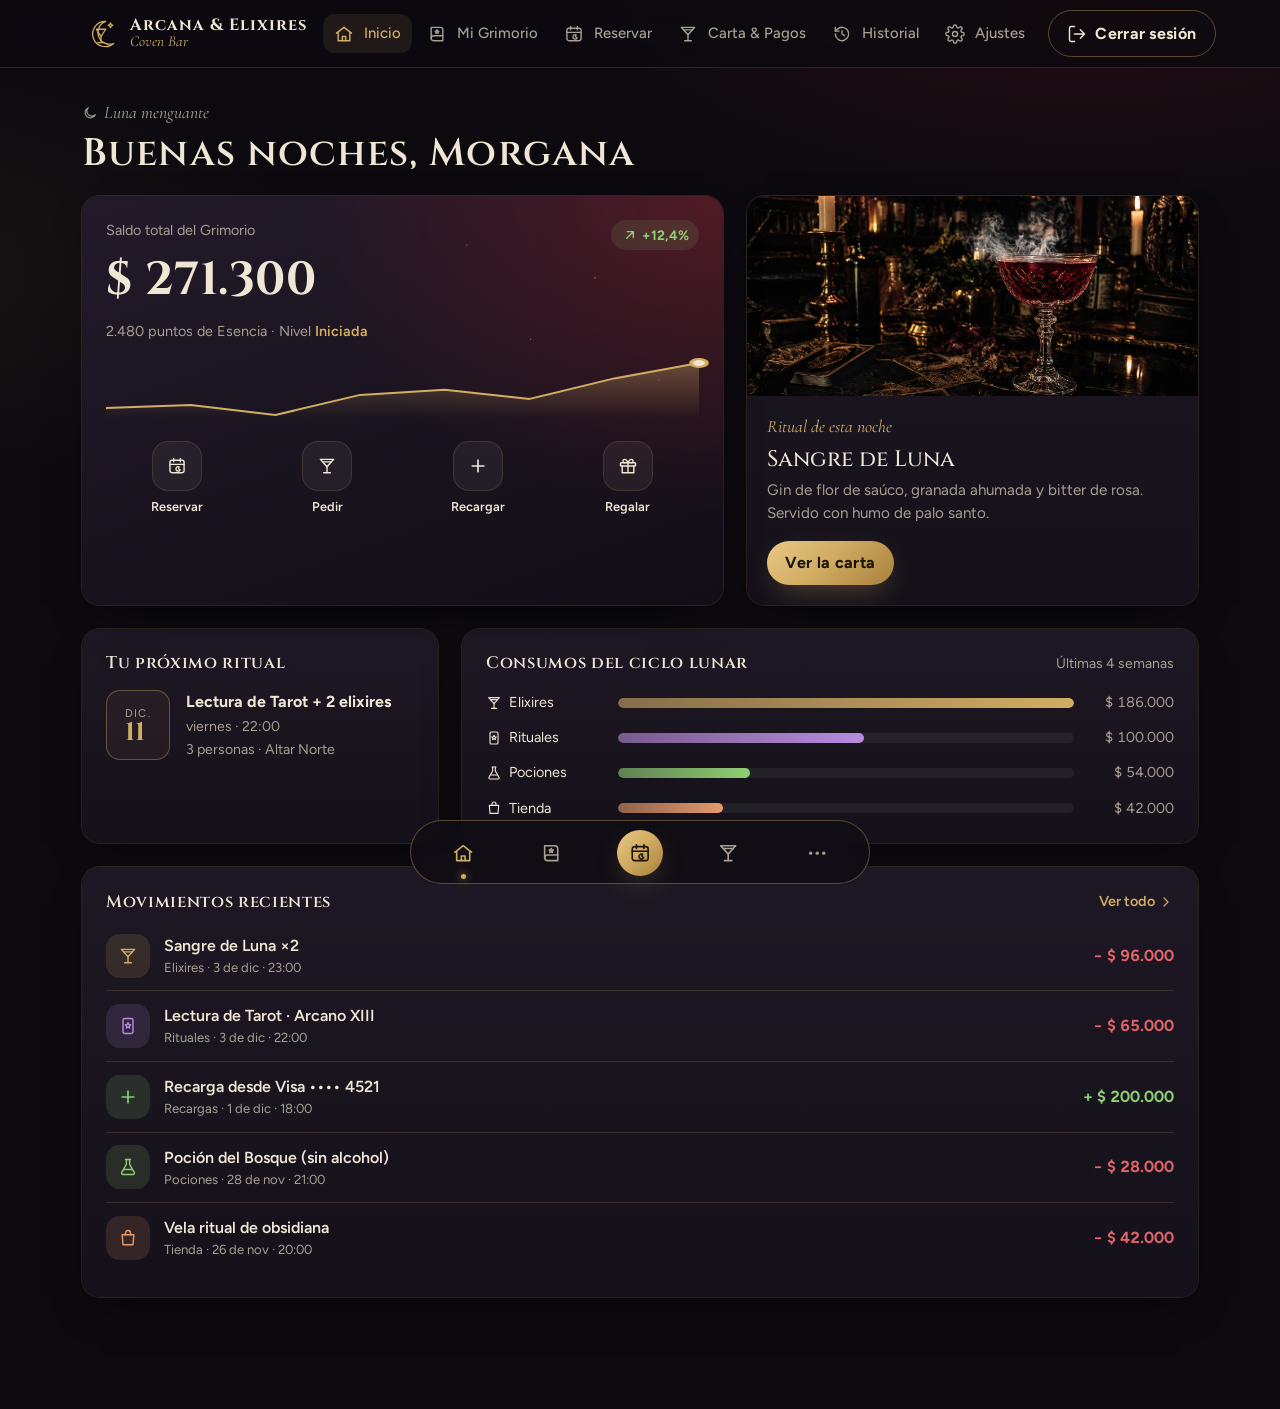
<file: index.html>
<!doctype html>
<!--
  ============================================================================
  ARCANA & ELIXIRES · COVEN BAR — Maqueta front-end (SPA visual)
  ----------------------------------------------------------------------------
  Stack: HTML5 + Bootstrap 5 (solo CDN) + JavaScript vanilla.
  Organización:
    index.html      → Estructura y vistas (cada <section data-view> es un componente/página)
    css/styles.css  → Tokens de diseño (variables CSS) + estilos por componente
    js/data.js      → Datos simulados (sustituir por llamadas a una API real)
    js/app.js       → Router de vistas, render de componentes, formularios e interacciones

  Convención de clases: prefijo "ae-" (Arcana & Elixires) para todo lo propio,
  de modo que nunca choque con Bootstrap ni con el framework al que se migre.
  Convención de datos: atributos data-* para el comportamiento (data-view-link,
  data-action, data-filter…). El CSS nunca depende de data-*, y el JS nunca
  depende de clases visuales: así cada capa se puede trasladar por separado.
  ============================================================================
-->
<html lang="es" data-bs-theme="dark">
<head>
  <meta charset="utf-8" />
  <meta name="viewport" content="width=device-width, initial-scale=1, viewport-fit=cover" />
  <title>Inicio · Arcana &amp; Elixires — Coven Bar</title>
  <meta name="description" content="Coctelería de autor, rituales y experiencias inmersivas. Reserva tu mesa, consulta tu Grimorio y paga tu cuenta en Arcana & Elixires · Coven Bar." />
  <meta name="theme-color" content="#0d0b10" />

  <!-- Tipografías: Cinzel (titulares rituales) + Figtree (lectura) -->
  <link rel="preconnect" href="https://fonts.googleapis.com" />
  <link rel="preconnect" href="https://fonts.gstatic.com" crossorigin />
  <link href="https://fonts.googleapis.com/css2?family=Cinzel:wght@500;600;700&family=Cormorant+Garamond:ital,wght@1,500;1,600&family=Figtree:wght@400;500;600;700&display=swap" rel="stylesheet" />

  <!-- Bootstrap 5 (CSS) vía CDN -->
  <link href="https://cdn.jsdelivr.net/npm/bootstrap@5.3.3/dist/css/bootstrap.min.css" rel="stylesheet"
        integrity="sha384-QWTKZyjpPEjISv5WaRU9OFeRpok6YctnYmDr5pNlyT2bRjXh0JMhjY6hW+ALEwIH" crossorigin="anonymous" />

  <!-- Estilos propios (tokens + componentes) -->
  <link href="css/styles.css" rel="stylesheet" />
</head>
<body class="ae-body">

  <!-- ACCESIBILIDAD · Enlace para saltar directamente al contenido con teclado -->
  <a class="ae-skip-link" href="#main">Saltar al contenido</a>

  <!-- =======================================================================
       ICONOS · Sprite SVG inline (sin librerías externas).
       Uso: <svg class="ae-icon"><use href="#i-home"/></svg>
       ======================================================================= -->
  <svg xmlns="http://www.w3.org/2000/svg" class="d-none" aria-hidden="true">
    <defs>
      <symbol id="i-logo" viewBox="0 0 48 48"><g fill="none" stroke="currentColor" stroke-width="1.6" stroke-linecap="round" stroke-linejoin="round"><path d="M30 8a16 16 0 1 0 10 28A13 13 0 0 1 30 8Z"/><path d="M18 18h12l-6 9-6-9Z"/><path d="M24 27v8M20 35h8"/><path d="M36 10l1 2 2 1-2 1-1 2-1-2-2-1 2-1z"/></g></symbol>
      <symbol id="i-home" viewBox="0 0 24 24"><g fill="none" stroke="currentColor" stroke-width="1.7" stroke-linecap="round" stroke-linejoin="round"><path d="M3 11 12 4l9 7"/><path d="M5 10v10h14V10"/><path d="M10 20v-5h4v5"/></g></symbol>
      <symbol id="i-book" viewBox="0 0 24 24"><g fill="none" stroke="currentColor" stroke-width="1.7" stroke-linecap="round" stroke-linejoin="round"><path d="M5 4h11a3 3 0 0 1 3 3v13H8a3 3 0 0 1-3-3Z"/><path d="M5 17a3 3 0 0 1 3-3h11"/><path d="m12 7 .7 1.4 1.5.2-1.1 1 .3 1.5-1.4-.7-1.4.7.3-1.5-1.1-1 1.5-.2Z"/></g></symbol>
      <symbol id="i-calendar" viewBox="0 0 24 24"><g fill="none" stroke="currentColor" stroke-width="1.7" stroke-linecap="round" stroke-linejoin="round"><rect x="3.5" y="5" width="17" height="15" rx="2.5"/><path d="M3.5 10h17M8 3v4M16 3v4"/><path d="M14.5 13.2a2.6 2.6 0 1 0 1.3 3.4 2 2 0 0 1-1.3-3.4Z"/></g></symbol>
      <symbol id="i-glass" viewBox="0 0 24 24"><g fill="none" stroke="currentColor" stroke-width="1.7" stroke-linecap="round" stroke-linejoin="round"><path d="M4 4h16l-8 9Z"/><path d="M12 13v7M8 20h8"/><path d="M7 7h10"/></g></symbol>
      <symbol id="i-more" viewBox="0 0 24 24"><g fill="currentColor"><circle cx="5" cy="12" r="1.8"/><circle cx="12" cy="12" r="1.8"/><circle cx="19" cy="12" r="1.8"/></g></symbol>
      <symbol id="i-history" viewBox="0 0 24 24"><g fill="none" stroke="currentColor" stroke-width="1.7" stroke-linecap="round" stroke-linejoin="round"><path d="M4 12a8 8 0 1 0 2.4-5.7L4 8.5"/><path d="M4 4v4.5h4.5"/><path d="M12 8v4l3 2"/></g></symbol>
      <symbol id="i-settings" viewBox="0 0 24 24"><g fill="none" stroke="currentColor" stroke-width="1.7" stroke-linecap="round" stroke-linejoin="round"><circle cx="12" cy="12" r="3"/><path d="M19.4 15a1.7 1.7 0 0 0 .3 1.8l.1.1a2 2 0 1 1-2.8 2.8l-.1-.1a1.7 1.7 0 0 0-1.8-.3 1.7 1.7 0 0 0-1 1.5V21a2 2 0 1 1-4 0v-.1a1.7 1.7 0 0 0-1.1-1.6 1.7 1.7 0 0 0-1.8.3l-.1.1a2 2 0 1 1-2.8-2.8l.1-.1a1.7 1.7 0 0 0 .3-1.8 1.7 1.7 0 0 0-1.5-1H3a2 2 0 1 1 0-4h.1a1.7 1.7 0 0 0 1.6-1.1 1.7 1.7 0 0 0-.3-1.8l-.1-.1a2 2 0 1 1 2.8-2.8l.1.1a1.7 1.7 0 0 0 1.8.3H9a1.7 1.7 0 0 0 1-1.5V3a2 2 0 1 1 4 0v.1a1.7 1.7 0 0 0 1 1.5 1.7 1.7 0 0 0 1.8-.3l.1-.1a2 2 0 1 1 2.8 2.8l-.1.1a1.7 1.7 0 0 0-.3 1.8V9a1.7 1.7 0 0 0 1.5 1H21a2 2 0 1 1 0 4h-.1a1.7 1.7 0 0 0-1.5 1Z"/></g></symbol>
      <symbol id="i-logout" viewBox="0 0 24 24"><g fill="none" stroke="currentColor" stroke-width="1.7" stroke-linecap="round" stroke-linejoin="round"><path d="M9 21H5a2 2 0 0 1-2-2V5a2 2 0 0 1 2-2h4"/><path d="m16 17 5-5-5-5M21 12H9"/></g></symbol>
      <symbol id="i-up" viewBox="0 0 24 24"><g fill="none" stroke="currentColor" stroke-width="2" stroke-linecap="round" stroke-linejoin="round"><path d="M7 17 17 7M8 7h9v9"/></g></symbol>
      <symbol id="i-down" viewBox="0 0 24 24"><g fill="none" stroke="currentColor" stroke-width="2" stroke-linecap="round" stroke-linejoin="round"><path d="M17 7 7 17M16 17H7V8"/></g></symbol>
      <symbol id="i-plus" viewBox="0 0 24 24"><path d="M12 5v14M5 12h14" fill="none" stroke="currentColor" stroke-width="2" stroke-linecap="round"/></symbol>
      <symbol id="i-minus" viewBox="0 0 24 24"><path d="M5 12h14" fill="none" stroke="currentColor" stroke-width="2" stroke-linecap="round"/></symbol>
      <symbol id="i-check" viewBox="0 0 24 24"><path d="m5 12 5 5L20 7" fill="none" stroke="currentColor" stroke-width="2" stroke-linecap="round" stroke-linejoin="round"/></symbol>
      <symbol id="i-x" viewBox="0 0 24 24"><path d="M6 6l12 12M18 6 6 18" fill="none" stroke="currentColor" stroke-width="2" stroke-linecap="round"/></symbol>
      <symbol id="i-gift" viewBox="0 0 24 24"><g fill="none" stroke="currentColor" stroke-width="1.7" stroke-linecap="round" stroke-linejoin="round"><rect x="3" y="8" width="18" height="4" rx="1"/><path d="M5 12v8h14v-8M12 8v12"/><path d="M12 8S10.5 4 8 4a2 2 0 0 0 0 4M12 8s1.5-4 4-4a2 2 0 0 1 0 4"/></g></symbol>
      <symbol id="i-tarot" viewBox="0 0 24 24"><g fill="none" stroke="currentColor" stroke-width="1.7" stroke-linecap="round" stroke-linejoin="round"><rect x="6" y="3" width="12" height="18" rx="2"/><path d="m12 8 1 2.2 2.3.3-1.7 1.6.4 2.3-2-1.1-2 1.1.4-2.3-1.7-1.6 2.3-.3Z"/></g></symbol>
      <symbol id="i-flask" viewBox="0 0 24 24"><g fill="none" stroke="currentColor" stroke-width="1.7" stroke-linecap="round" stroke-linejoin="round"><path d="M9 3h6M10 3v6L4.5 18.5A1.7 1.7 0 0 0 6 21h12a1.7 1.7 0 0 0 1.5-2.5L14 9V3"/><path d="M7 15h10"/></g></symbol>
      <symbol id="i-bag" viewBox="0 0 24 24"><g fill="none" stroke="currentColor" stroke-width="1.7" stroke-linecap="round" stroke-linejoin="round"><path d="M5 8h14l-1 12H6Z"/><path d="M9 8V6a3 3 0 0 1 6 0v2"/></g></symbol>
      <symbol id="i-wallet" viewBox="0 0 24 24"><g fill="none" stroke="currentColor" stroke-width="1.7" stroke-linecap="round" stroke-linejoin="round"><path d="M4 7a2 2 0 0 1 2-2h11v4"/><rect x="4" y="7" width="16" height="13" rx="2"/><path d="M16 13.5h.01"/></g></symbol>
      <symbol id="i-moon" viewBox="0 0 24 24"><path d="M20 14.5A8 8 0 1 1 9.5 4a6.5 6.5 0 0 0 10.5 10.5Z" fill="none" stroke="currentColor" stroke-width="1.7" stroke-linejoin="round"/></symbol>
      <symbol id="i-clock" viewBox="0 0 24 24"><g fill="none" stroke="currentColor" stroke-width="1.7" stroke-linecap="round"><circle cx="12" cy="12" r="8.5"/><path d="M12 7.5V12l3 2"/></g></symbol>
      <symbol id="i-pin" viewBox="0 0 24 24"><g fill="none" stroke="currentColor" stroke-width="1.7" stroke-linecap="round" stroke-linejoin="round"><path d="M12 21s7-6.2 7-11.5A7 7 0 0 0 5 9.5C5 14.8 12 21 12 21Z"/><circle cx="12" cy="9.5" r="2.5"/></g></symbol>
      <symbol id="i-users" viewBox="0 0 24 24"><g fill="none" stroke="currentColor" stroke-width="1.7" stroke-linecap="round" stroke-linejoin="round"><circle cx="9" cy="8" r="3.5"/><path d="M2.5 20a6.5 6.5 0 0 1 13 0"/><path d="M16 4.5a3.5 3.5 0 0 1 0 7M18.5 20a6.5 6.5 0 0 0-2.5-5.1"/></g></symbol>
      <symbol id="i-chevron" viewBox="0 0 24 24"><path d="m9 6 6 6-6 6" fill="none" stroke="currentColor" stroke-width="1.8" stroke-linecap="round" stroke-linejoin="round"/></symbol>
      <symbol id="i-spark" viewBox="0 0 24 24"><path d="M12 2.5 13.8 10 21.5 12 13.8 14 12 21.5 10.2 14 2.5 12 10.2 10Z" fill="currentColor"/></symbol>
      <symbol id="i-trash" viewBox="0 0 24 24"><g fill="none" stroke="currentColor" stroke-width="1.7" stroke-linecap="round" stroke-linejoin="round"><path d="M4 7h16M9 7V4h6v3M6 7l1 13h10l1-13"/></g></symbol>
      <symbol id="i-alert" viewBox="0 0 24 24"><g fill="none" stroke="currentColor" stroke-width="1.8" stroke-linecap="round" stroke-linejoin="round"><path d="M12 3 2 20h20Z"/><path d="M12 10v4M12 17h.01"/></g></symbol>
    </defs>
  </svg>

  <!-- =======================================================================
       COMPONENTE · Navbar superior (hamburguesa colapsable de Bootstrap)
       - Móvil/tablet: logo + botón hamburguesa que despliega el menú.
       - Desktop (≥ lg): menú completo en línea.
       - Cada enlace lleva data-view-link="<vista>" para que el router lo sincronice.
       ======================================================================= -->
  <header>
    <nav class="navbar navbar-expand-lg fixed-top ae-navbar" aria-label="Navegación principal">
      <div class="container-xl">
        <a class="navbar-brand ae-brand" href="#inicio" data-view-link="inicio">
          <svg class="ae-brand__logo" aria-hidden="true"><use href="#i-logo"/></svg>
          <span class="ae-brand__text">
            <span class="ae-brand__name">Arcana &amp; Elixires</span>
            <span class="ae-brand__sub">Coven Bar</span>
          </span>
        </a>

        <button class="navbar-toggler ae-navbar__toggler" type="button" data-bs-toggle="collapse"
                data-bs-target="#aeMainMenu" aria-controls="aeMainMenu" aria-expanded="false"
                aria-label="Abrir menú">
          <span class="navbar-toggler-icon"></span>
        </button>

        <div class="collapse navbar-collapse" id="aeMainMenu">
          <ul class="navbar-nav ms-auto align-items-lg-center gap-lg-1 ae-navbar__list">
            <li class="nav-item"><a class="nav-link ae-navbar__link" href="#inicio" data-view-link="inicio"><svg class="ae-icon" aria-hidden="true"><use href="#i-home"/></svg>Inicio</a></li>
            <li class="nav-item"><a class="nav-link ae-navbar__link" href="#grimorio" data-view-link="grimorio"><svg class="ae-icon" aria-hidden="true"><use href="#i-book"/></svg>Mi Grimorio</a></li>
            <li class="nav-item"><a class="nav-link ae-navbar__link" href="#reservar" data-view-link="reservar"><svg class="ae-icon" aria-hidden="true"><use href="#i-calendar"/></svg>Reservar</a></li>
            <li class="nav-item"><a class="nav-link ae-navbar__link" href="#carta" data-view-link="carta"><svg class="ae-icon" aria-hidden="true"><use href="#i-glass"/></svg>Carta &amp; Pagos</a></li>
            <li class="nav-item"><a class="nav-link ae-navbar__link" href="#historial" data-view-link="historial"><svg class="ae-icon" aria-hidden="true"><use href="#i-history"/></svg>Historial</a></li>
            <li class="nav-item"><a class="nav-link ae-navbar__link" href="#ajustes" data-view-link="ajustes"><svg class="ae-icon" aria-hidden="true"><use href="#i-settings"/></svg>Ajustes</a></li>
            <li class="nav-item ms-lg-2">
              <button type="button" class="btn ae-btn ae-btn--ghost w-100" data-action="logout">
                <svg class="ae-icon" aria-hidden="true"><use href="#i-logout"/></svg>Cerrar sesión
              </button>
            </li>
          </ul>
        </div>
      </div>
    </nav>
  </header>

  <!-- =======================================================================
       CONTENEDOR DE VISTAS
       Cada <section class="ae-view" data-view="..."> es una "página" de la SPA.
       Solo una está visible; el resto lleva la clase d-none de Bootstrap.
       ======================================================================= -->
  <main id="main" class="ae-main" tabindex="-1">
    <div class="container-xl">

      <!-- ===================================================================
           VISTA · INICIO / PANEL
           =================================================================== -->
      <section class="ae-view" data-view="inicio" aria-labelledby="t-inicio">
        <div class="ae-view__head">
          <p class="ae-eyebrow"><svg class="ae-icon ae-icon--sm" aria-hidden="true"><use href="#i-moon"/></svg><span data-bind="moonPhase">Luna creciente</span></p>
          <h1 id="t-inicio" class="ae-title" tabindex="-1">Buenas noches, <span data-bind="userFirstName">Morgana</span></h1>
        </div>

        <div class="row g-3 g-lg-4">
          <!-- COMPONENTE · Tarjeta de saldo total con tendencia -->
          <div class="col-12 col-lg-7">
            <article class="ae-card ae-balance" aria-labelledby="balance-label">
              <div class="ae-balance__top">
                <div>
                  <p id="balance-label" class="ae-balance__label">Saldo total del Grimorio</p>
                  <p class="ae-balance__amount" data-bind="totalBalance">$ 0</p>
                </div>
                <span class="ae-trend ae-trend--up" data-bind="trend">
                  <svg class="ae-icon ae-icon--sm" aria-hidden="true"><use href="#i-up"/></svg>
                  <span>+12,4%</span>
                </span>
              </div>
              <p class="ae-balance__meta">
                <span data-bind="essencePoints">0</span> puntos de Esencia ·
                Nivel <strong data-bind="memberLevel">Iniciada</strong>
              </p>
              <!-- Mini-sparkline de tendencia (SVG generado por JS) -->
              <svg class="ae-sparkline" viewBox="0 0 300 60" preserveAspectRatio="none" role="img"
                   aria-label="Tendencia del saldo en las últimas 8 semanas" data-bind="sparkline"></svg>
              <!-- Acciones rápidas -->
              <div class="ae-quick" role="group" aria-label="Acciones rápidas">
                <a href="#reservar" class="ae-quick__btn" data-view-link="reservar"><span class="ae-quick__icon"><svg class="ae-icon" aria-hidden="true"><use href="#i-calendar"/></svg></span>Reservar</a>
                <a href="#carta" class="ae-quick__btn" data-view-link="carta"><span class="ae-quick__icon"><svg class="ae-icon" aria-hidden="true"><use href="#i-glass"/></svg></span>Pedir</a>
                <button type="button" class="ae-quick__btn" data-action="topup"><span class="ae-quick__icon"><svg class="ae-icon" aria-hidden="true"><use href="#i-plus"/></svg></span>Recargar</button>
                <a href="#reservar?tab=regalar" class="ae-quick__btn" data-view-link="reservar" data-tab="regalar"><span class="ae-quick__icon"><svg class="ae-icon" aria-hidden="true"><use href="#i-gift"/></svg></span>Regalar</a>
              </div>
            </article>
          </div>

          <!-- COMPONENTE · Ritual destacado de la noche -->
          <div class="col-12 col-lg-5">
            <article class="ae-card ae-feature" aria-labelledby="feature-title">
              <img src="img/hero.jpg" alt="Elixir rojo humeante en copa de cristal tallado, rodeado de velas y cartas de tarot" class="ae-feature__img" width="1600" height="1008" />
              <div class="ae-feature__body">
                <p class="ae-eyebrow ae-eyebrow--gold">Ritual de esta noche</p>
                <h2 id="feature-title" class="ae-feature__title">Sangre de Luna</h2>
                <p class="ae-feature__text">Gin de flor de saúco, granada ahumada y bitter de rosa. Servido con humo de palo santo.</p>
                <a href="#carta" class="btn ae-btn ae-btn--gold" data-view-link="carta">Ver la carta</a>
              </div>
            </article>
          </div>

          <!-- COMPONENTE · Próxima reserva -->
          <div class="col-12 col-md-6 col-lg-4">
            <article class="ae-card ae-next" aria-labelledby="next-title">
              <h2 id="next-title" class="ae-card__title">Tu próximo ritual</h2>
              <div data-bind="nextReservation"><!-- Render JS --></div>
            </article>
          </div>

          <!-- COMPONENTE · Gráfico de consumos por categoría (CSS puro) -->
          <div class="col-12 col-md-6 col-lg-8">
            <article class="ae-card" aria-labelledby="chart-title">
              <div class="d-flex justify-content-between align-items-baseline gap-2 flex-wrap">
                <h2 id="chart-title" class="ae-card__title mb-0">Consumos del ciclo lunar</h2>
                <span class="ae-muted small">Últimas 4 semanas</span>
              </div>
              <div class="ae-chart" data-bind="chart" role="img" aria-describedby="chart-table-caption"></div>
              <!-- Tabla equivalente para lectores de pantalla -->
              <table class="visually-hidden" data-bind="chartTable">
                <caption id="chart-table-caption">Consumos por categoría en las últimas 4 semanas</caption>
              </table>
            </article>
          </div>

          <!-- COMPONENTE · Movimientos recientes -->
          <div class="col-12">
            <article class="ae-card" aria-labelledby="recent-title">
              <div class="d-flex justify-content-between align-items-center mb-2">
                <h2 id="recent-title" class="ae-card__title mb-0">Movimientos recientes</h2>
                <a href="#historial" class="ae-link" data-view-link="historial">Ver todo <svg class="ae-icon ae-icon--sm" aria-hidden="true"><use href="#i-chevron"/></svg></a>
              </div>
              <ul class="ae-tx-list" data-bind="recentTx" aria-live="polite"></ul>
            </article>
          </div>
        </div>
      </section>

      <!-- ===================================================================
           VISTA · MI GRIMORIO (equivalente a "Cuentas")
           Monedero, puntos de Esencia y tarjetas regalo.
           =================================================================== -->
      <section class="ae-view d-none" data-view="grimorio" aria-labelledby="t-grimorio">
        <div class="ae-view__head">
          <p class="ae-eyebrow">Tus cuentas</p>
          <h1 id="t-grimorio" class="ae-title" tabindex="-1">Mi Grimorio</h1>
        </div>

        <!-- COMPONENTE · Carnet de miembro del Coven -->
        <article class="ae-member mb-4" aria-label="Carnet de miembro">
          <div class="ae-member__row">
            <svg class="ae-member__logo" aria-hidden="true"><use href="#i-logo"/></svg>
            <span class="ae-member__tier" data-bind="memberLevel">Iniciada</span>
          </div>
          <p class="ae-member__name" data-bind="userFullName">Morgana Valdés</p>
          <p class="ae-member__id">Miembro N.º <span data-bind="memberId">0000</span> · desde <span data-bind="memberSince">2025</span></p>
          <div class="ae-progress-wrap">
            <div class="d-flex justify-content-between small">
              <span>Hacia <strong data-bind="nextLevel">Hechicera</strong></span>
              <span data-bind="levelProgressLabel">0 / 0</span>
            </div>
            <div class="progress ae-progress" role="progressbar" aria-label="Progreso hacia el siguiente nivel" aria-valuemin="0" aria-valuemax="100" aria-valuenow="0" data-bind="levelProgress">
              <div class="progress-bar" style="width: 0%"></div>
            </div>
          </div>
        </article>

        <!-- COMPONENTE · Lista de cuentas (render JS desde data.js) -->
        <h2 class="ae-section-title">Cuentas activas</h2>
        <div class="row g-3" data-bind="accounts"></div>

        <h2 class="ae-section-title mt-4">Beneficios de tu nivel</h2>
        <ul class="ae-perks">
          <li><svg class="ae-icon" aria-hidden="true"><use href="#i-spark"/></svg>1 Elixir de bienvenida en tu cumpleaños</li>
          <li><svg class="ae-icon" aria-hidden="true"><use href="#i-spark"/></svg>Acceso anticipado a rituales de luna llena</li>
          <li><svg class="ae-icon" aria-hidden="true"><use href="#i-spark"/></svg>5% de Esencia en cada consumo</li>
        </ul>
      </section>

      <!-- ===================================================================
           VISTA · RESERVAR (equivalente a "Transferencias")
           Dos formularios en pestañas: Reservar mesa / Regalar Esencia.
           =================================================================== -->
      <section class="ae-view d-none" data-view="reservar" aria-labelledby="t-reservar">
        <div class="ae-view__head">
          <p class="ae-eyebrow">Invoca tu noche</p>
          <h1 id="t-reservar" class="ae-title" tabindex="-1">Reservar &amp; Regalar</h1>
        </div>

        <!-- COMPONENTE · Pestañas de formulario (nav-pills de Bootstrap) -->
        <ul class="nav nav-pills ae-pills mb-4" role="tablist">
          <li class="nav-item" role="presentation">
            <button class="nav-link active" id="tab-reserva" data-bs-toggle="pill" data-bs-target="#pane-reserva" type="button" role="tab" aria-controls="pane-reserva" aria-selected="true">
              <svg class="ae-icon" aria-hidden="true"><use href="#i-calendar"/></svg>Reservar mesa
            </button>
          </li>
          <li class="nav-item" role="presentation">
            <button class="nav-link" id="tab-regalar" data-bs-toggle="pill" data-bs-target="#pane-regalar" type="button" role="tab" aria-controls="pane-regalar" aria-selected="false">
              <svg class="ae-icon" aria-hidden="true"><use href="#i-gift"/></svg>Regalar Esencia
            </button>
          </li>
        </ul>

        <div class="tab-content">
          <!-- FORMULARIO · Reserva de mesa / experiencia -->
          <div class="tab-pane fade show active" id="pane-reserva" role="tabpanel" aria-labelledby="tab-reserva" tabindex="0">
            <div class="row g-4">
              <div class="col-12 col-lg-7">
                <form class="ae-card ae-form needs-validation" id="form-reserva" novalidate>
                  <div class="row g-3">
                    <div class="col-12">
                      <label for="r-experience" class="form-label">Experiencia</label>
                      <select id="r-experience" name="experience" class="form-select ae-input" required data-bind="experienceOptions">
                        <option value="" selected disabled>Elige tu ritual…</option>
                      </select>
                      <div class="invalid-feedback">Elige una experiencia para tu noche.</div>
                    </div>
                    <div class="col-6">
                      <label for="r-date" class="form-label">Fecha</label>
                      <input type="date" id="r-date" name="date" class="form-control ae-input" required />
                      <div class="invalid-feedback">Indica una fecha a partir de hoy.</div>
                    </div>
                    <div class="col-6">
                      <label for="r-time" class="form-label">Hora</label>
                      <select id="r-time" name="time" class="form-select ae-input" required>
                        <option value="" selected disabled>—</option>
                        <option>19:00</option><option>20:30</option><option>22:00</option><option>23:30</option><option>01:00</option>
                      </select>
                      <div class="invalid-feedback">Elige una hora.</div>
                    </div>
                    <div class="col-6">
                      <label for="r-guests" class="form-label">Personas</label>
                      <input type="number" id="r-guests" name="guests" class="form-control ae-input" min="1" max="12" value="2" required inputmode="numeric" />
                      <div class="invalid-feedback">Entre 1 y 12 personas.</div>
                    </div>
                    <div class="col-6">
                      <label for="r-source" class="form-label">Pagar abono desde</label>
                      <select id="r-source" name="source" class="form-select ae-input" required data-bind="sourceOptions"></select>
                      <div class="invalid-feedback">Elige la cuenta de origen.</div>
                    </div>
                    <div class="col-12">
                      <label for="r-name" class="form-label">A nombre de</label>
                      <input type="text" id="r-name" name="name" class="form-control ae-input" required minlength="3" autocomplete="name" />
                      <div class="invalid-feedback">Escribe al menos 3 caracteres.</div>
                    </div>
                    <div class="col-12">
                      <label for="r-notes" class="form-label">Petición especial <span class="ae-muted">(opcional)</span></label>
                      <textarea id="r-notes" name="notes" class="form-control ae-input" rows="2" maxlength="160" placeholder="Cumpleaños, alergias, mesa cerca del altar…"></textarea>
                    </div>
                    <div class="col-12">
                      <div class="form-check">
                        <input class="form-check-input" type="checkbox" id="r-terms" required />
                        <label class="form-check-label" for="r-terms">Acepto que el abono se descuenta del total y que la mesa se libera 20 min después de la hora.</label>
                        <div class="invalid-feedback">Debes aceptar las condiciones.</div>
                      </div>
                    </div>
                    <div class="col-12">
                      <button type="submit" class="btn ae-btn ae-btn--gold w-100 ae-btn--lg">Revisar reserva</button>
                    </div>
                  </div>
                </form>
              </div>
              <aside class="col-12 col-lg-5" aria-label="Información del bar">
                <div class="ae-card ae-info">
                  <h2 class="ae-card__title">Antes de venir</h2>
                  <ul class="ae-info__list">
                    <li><svg class="ae-icon" aria-hidden="true"><use href="#i-clock"/></svg><span><strong>Miércoles a domingo</strong><br>7:00 p. m. – 3:00 a. m.</span></li>
                    <li><svg class="ae-icon" aria-hidden="true"><use href="#i-moon"/></svg><span><strong>Lunes y martes</strong><br>El coven descansa.</span></li>
                    <li><svg class="ae-icon" aria-hidden="true"><use href="#i-pin"/></svg><span>Calle de las Brujas 13, Barrio Antiguo</span></li>
                    <li><svg class="ae-icon" aria-hidden="true"><use href="#i-users"/></svg><span>Solo mayores de 18 años. Se pide documento.</span></li>
                  </ul>
                </div>
              </aside>
            </div>
          </div>

          <!-- FORMULARIO · Regalar Esencia (transferencia a otra persona) -->
          <div class="tab-pane fade" id="pane-regalar" role="tabpanel" aria-labelledby="tab-regalar" tabindex="0">
            <div class="row g-4">
              <div class="col-12 col-lg-7">
                <form class="ae-card ae-form needs-validation" id="form-regalar" novalidate>
                  <div class="row g-3">
                    <div class="col-12">
                      <label for="g-amount" class="form-label">Monto a regalar (COP)</label>
                      <div class="input-group ae-input-group">
                        <span class="input-group-text">$</span>
                        <input type="number" id="g-amount" name="amount" class="form-control ae-input ae-input--amount" min="10000" step="1000" required inputmode="numeric" placeholder="50000" />
                        <div class="invalid-feedback">El monto mínimo es $ 10.000.</div>
                      </div>
                      <div class="ae-chips mt-2" role="group" aria-label="Montos sugeridos">
                        <button type="button" class="ae-chip" data-amount="40000">$ 40.000 · 1 elixir</button>
                        <button type="button" class="ae-chip" data-amount="80000">$ 80.000 · 2 elixires</button>
                        <button type="button" class="ae-chip" data-amount="150000">$ 150.000 · ritual</button>
                      </div>
                    </div>
                    <div class="col-12 col-md-6">
                      <label for="g-source" class="form-label">Cuenta de origen</label>
                      <select id="g-source" name="source" class="form-select ae-input" required data-bind="sourceOptions"></select>
                      <div class="form-text ae-muted" data-bind="sourceHint"></div>
                    </div>
                    <div class="col-12 col-md-6">
                      <label for="g-to" class="form-label">Destinatario</label>
                      <input type="text" id="g-to" name="to" class="form-control ae-input" required pattern="^@[A-Za-z0-9_.]{3,20}$|^[^@\s]+@[^@\s]+\.[^@\s]+$" placeholder="@usuario o correo" list="g-contacts" autocomplete="off" />
                      <datalist id="g-contacts" data-bind="contacts"></datalist>
                      <div class="invalid-feedback">Usa un @usuario del Coven o un correo válido.</div>
                    </div>
                    <div class="col-12">
                      <label for="g-message" class="form-label">Mensaje <span class="ae-muted">(opcional)</span></label>
                      <input type="text" id="g-message" name="message" class="form-control ae-input" maxlength="80" placeholder="Que la luna te acompañe ✦" />
                    </div>
                    <div class="col-12">
                      <button type="submit" class="btn ae-btn ae-btn--gold w-100 ae-btn--lg">Revisar envío</button>
                    </div>
                  </div>
                </form>
              </div>
              <aside class="col-12 col-lg-5" aria-label="Cómo funciona regalar">
                <div class="ae-card ae-info">
                  <h2 class="ae-card__title">Cómo funciona</h2>
                  <ol class="ae-steps">
                    <li>Elige un monto y la cuenta desde la que se descuenta.</li>
                    <li>Tu invitada recibe una tarjeta con tu mensaje.</li>
                    <li>La usa en la barra con su código QR.</li>
                  </ol>
                </div>
              </aside>
            </div>
          </div>
        </div>
      </section>

      <!-- ===================================================================
           VISTA · CARTA & PAGOS (equivalente a "Pagos")
           Carta filtrable + "Cuenta de mesa" con pago.
           =================================================================== -->
      <section class="ae-view d-none" data-view="carta" aria-labelledby="t-carta">
        <div class="ae-view__head">
          <p class="ae-eyebrow">Mesa <span data-bind="tableNumber">7</span> · Altar Norte</p>
          <h1 id="t-carta" class="ae-title" tabindex="-1">Carta de Elixires</h1>
        </div>

        <!-- COMPONENTE · Filtros por categoría -->
        <div class="ae-chips mb-3" role="group" aria-label="Filtrar carta por categoría" data-bind="menuFilters">
          <button type="button" class="ae-chip is-active" data-filter="all" aria-pressed="true">Todo</button>
          <button type="button" class="ae-chip" data-filter="autor" aria-pressed="false">Elixires de autor</button>
          <button type="button" class="ae-chip" data-filter="sin-alcohol" aria-pressed="false">Pociones sin alcohol</button>
          <button type="button" class="ae-chip" data-filter="ritual" aria-pressed="false">Rituales</button>
        </div>

        <div class="row g-4">
          <!-- COMPONENTE · Grilla de productos -->
          <div class="col-12 col-lg-8">
            <div class="row g-3" data-bind="menu"></div>
          </div>

          <!-- COMPONENTE · Cuenta de mesa (resumen de pago) -->
          <div class="col-12 col-lg-4">
            <aside class="ae-card ae-bill" aria-labelledby="bill-title">
              <h2 id="bill-title" class="ae-card__title">Cuenta de la mesa</h2>
              <ul class="ae-bill__list" data-bind="billItems" aria-live="polite"></ul>
              <dl class="ae-bill__totals">
                <div><dt>Subtotal</dt><dd data-bind="billSubtotal">$ 0</dd></div>
                <div><dt>Propina sugerida (10%)</dt><dd data-bind="billTip">$ 0</dd></div>
                <div class="ae-bill__total"><dt>Total</dt><dd data-bind="billTotal">$ 0</dd></div>
              </dl>
              <button type="button" class="btn ae-btn ae-btn--gold w-100 ae-btn--lg" data-action="pay-bill" disabled>Pagar cuenta</button>
            </aside>
          </div>
        </div>
      </section>

      <!-- ===================================================================
           VISTA · HISTORIAL (equivalente a "Movimientos")
           =================================================================== -->
      <section class="ae-view d-none" data-view="historial" aria-labelledby="t-historial">
        <div class="ae-view__head">
          <p class="ae-eyebrow">Movimientos</p>
          <h1 id="t-historial" class="ae-title" tabindex="-1">Historial</h1>
        </div>
        <div class="ae-card">
          <div class="row g-2 mb-3">
            <div class="col-12 col-md-6">
              <label for="h-search" class="visually-hidden">Buscar movimiento</label>
              <input type="search" id="h-search" class="form-control ae-input" placeholder="Buscar movimiento…" />
            </div>
            <div class="col-12 col-md-6">
              <label for="h-type" class="visually-hidden">Filtrar por tipo</label>
              <select id="h-type" class="form-select ae-input">
                <option value="all">Todos los movimientos</option>
                <option value="in">Solo ingresos</option>
                <option value="out">Solo consumos</option>
              </select>
            </div>
          </div>
          <ul class="ae-tx-list" data-bind="allTx" aria-live="polite"></ul>
        </div>
      </section>

      <!-- ===================================================================
           VISTA · AJUSTES (equivalente a "Configuración")
           =================================================================== -->
      <section class="ae-view d-none" data-view="ajustes" aria-labelledby="t-ajustes">
        <div class="ae-view__head">
          <p class="ae-eyebrow">Tu perfil</p>
          <h1 id="t-ajustes" class="ae-title" tabindex="-1">Ajustes</h1>
        </div>
        <div class="row g-4">
          <div class="col-12 col-lg-7">
            <form class="ae-card ae-form needs-validation" id="form-perfil" novalidate>
              <h2 class="ae-card__title">Datos personales</h2>
              <div class="row g-3">
                <div class="col-12 col-md-6">
                  <label for="p-name" class="form-label">Nombre</label>
                  <input type="text" id="p-name" class="form-control ae-input" required minlength="2" autocomplete="name" />
                  <div class="invalid-feedback">Escribe tu nombre.</div>
                </div>
                <div class="col-12 col-md-6">
                  <label for="p-handle" class="form-label">Usuario del Coven</label>
                  <input type="text" id="p-handle" class="form-control ae-input" required pattern="^@[A-Za-z0-9_.]{3,20}$" />
                  <div class="invalid-feedback">Formato: @nombre (3–20 caracteres).</div>
                </div>
                <div class="col-12 col-md-6">
                  <label for="p-email" class="form-label">Correo</label>
                  <input type="email" id="p-email" class="form-control ae-input" required autocomplete="email" />
                  <div class="invalid-feedback">Escribe un correo válido.</div>
                </div>
                <div class="col-12 col-md-6">
                  <label for="p-birth" class="form-label">Fecha de nacimiento</label>
                  <input type="date" id="p-birth" class="form-control ae-input" required />
                  <div class="invalid-feedback">Debes ser mayor de 18 años.</div>
                </div>
                <div class="col-12">
                  <button type="submit" class="btn ae-btn ae-btn--gold">Guardar cambios</button>
                </div>
              </div>
            </form>
          </div>
          <div class="col-12 col-lg-5">
            <div class="ae-card">
              <h2 class="ae-card__title">Notificaciones</h2>
              <div class="form-check form-switch ae-switch">
                <input class="form-check-input" type="checkbox" role="switch" id="s-moon" checked />
                <label class="form-check-label" for="s-moon">Avisos de rituales de luna llena</label>
              </div>
              <div class="form-check form-switch ae-switch">
                <input class="form-check-input" type="checkbox" role="switch" id="s-tx" checked />
                <label class="form-check-label" for="s-tx">Confirmación de cada pago</label>
              </div>
              <div class="form-check form-switch ae-switch">
                <input class="form-check-input" type="checkbox" role="switch" id="s-motion" />
                <label class="form-check-label" for="s-motion">Reducir animaciones</label>
              </div>
            </div>
          </div>
        </div>
      </section>

      <!-- ===================================================================
           VISTA · MÁS (solo accesible desde la bottom navigation)
           =================================================================== -->
      <section class="ae-view d-none" data-view="mas" aria-labelledby="t-mas">
        <div class="ae-view__head">
          <p class="ae-eyebrow">Arcana &amp; Elixires</p>
          <h1 id="t-mas" class="ae-title" tabindex="-1">Más opciones</h1>
        </div>
        <nav class="ae-card ae-menu-list" aria-label="Más opciones">
          <a href="#historial" data-view-link="historial"><svg class="ae-icon" aria-hidden="true"><use href="#i-history"/></svg><span>Historial de movimientos</span><svg class="ae-icon ae-icon--sm" aria-hidden="true"><use href="#i-chevron"/></svg></a>
          <a href="#ajustes" data-view-link="ajustes"><svg class="ae-icon" aria-hidden="true"><use href="#i-settings"/></svg><span>Ajustes y perfil</span><svg class="ae-icon ae-icon--sm" aria-hidden="true"><use href="#i-chevron"/></svg></a>
          <a href="#grimorio" data-view-link="grimorio"><svg class="ae-icon" aria-hidden="true"><use href="#i-book"/></svg><span>Beneficios de miembro</span><svg class="ae-icon ae-icon--sm" aria-hidden="true"><use href="#i-chevron"/></svg></a>
          <button type="button" data-action="logout"><svg class="ae-icon" aria-hidden="true"><use href="#i-logout"/></svg><span>Cerrar sesión</span><svg class="ae-icon ae-icon--sm" aria-hidden="true"><use href="#i-chevron"/></svg></button>
        </nav>
      </section>

      <!-- ===================================================================
           VISTA · SESIÓN CERRADA
           =================================================================== -->
      <section class="ae-view d-none" data-view="salida" aria-labelledby="t-salida">
        <div class="ae-goodbye">
          <svg class="ae-goodbye__logo" aria-hidden="true"><use href="#i-logo"/></svg>
          <h1 id="t-salida" class="ae-title" tabindex="-1">Hasta la próxima luna</h1>
          <p class="ae-muted">Tu sesión se cerró de forma segura.</p>
          <a href="#inicio" class="btn ae-btn ae-btn--gold ae-btn--lg" data-action="login">Volver a entrar</a>
        </div>
      </section>

    </div>
  </main>

  <!-- =======================================================================
       COMPONENTE · Bottom navigation (tabs inferiores fijas)
       - Visible en todos los tamaños. En desktop se muestra como "dock" centrado.
       - data-view-link + data-nav-group permiten resaltar la pestaña padre
         (p. ej. Historial y Ajustes iluminan "Más").
       ======================================================================= -->
  <nav class="ae-tabbar" aria-label="Navegación inferior">
    <a href="#inicio" class="ae-tabbar__item" data-view-link="inicio"><svg class="ae-icon" aria-hidden="true"><use href="#i-home"/></svg><span>Inicio</span></a>
    <a href="#grimorio" class="ae-tabbar__item" data-view-link="grimorio"><svg class="ae-icon" aria-hidden="true"><use href="#i-book"/></svg><span>Grimorio</span></a>
    <a href="#reservar" class="ae-tabbar__item ae-tabbar__item--main" data-view-link="reservar"><span class="ae-tabbar__orb"><svg class="ae-icon" aria-hidden="true"><use href="#i-calendar"/></svg></span><span>Reservar</span></a>
    <a href="#carta" class="ae-tabbar__item" data-view-link="carta"><svg class="ae-icon" aria-hidden="true"><use href="#i-glass"/></svg><span>Carta</span></a>
    <a href="#mas" class="ae-tabbar__item" data-view-link="mas"><svg class="ae-icon" aria-hidden="true"><use href="#i-more"/></svg><span>Más</span></a>
  </nav>

  <!-- =======================================================================
       COMPONENTE · Modal de confirmación genérico
       Se reutiliza para reservas, regalos, pagos, recargas y cierre de sesión.
       Estados: "review" (resumen) → "loading" (spinner) → "success" | "error".
       ======================================================================= -->
  <div class="modal fade ae-modal" id="confirmModal" tabindex="-1" aria-labelledby="confirmModalTitle" aria-hidden="true">
    <div class="modal-dialog modal-dialog-centered">
      <div class="modal-content">
        <div class="modal-header">
          <h2 class="modal-title" id="confirmModalTitle">Confirmar</h2>
          <button type="button" class="btn-close" data-bs-dismiss="modal" aria-label="Cerrar"></button>
        </div>
        <div class="modal-body">
          <!-- Estado: resumen -->
          <div data-modal-state="review">
            <dl class="ae-summary" data-bind="modalSummary"></dl>
          </div>
          <!-- Estado: cargando -->
          <div data-modal-state="loading" class="text-center py-4 d-none" role="status">
            <div class="spinner-border ae-spinner" aria-hidden="true"></div>
            <p class="mt-3 mb-0 ae-muted">Conjurando la operación…</p>
          </div>
          <!-- Estado: éxito -->
          <div data-modal-state="success" class="text-center py-3 d-none">
            <span class="ae-result ae-result--ok"><svg class="ae-icon" aria-hidden="true"><use href="#i-check"/></svg></span>
            <p class="ae-result__title" data-bind="modalSuccessTitle">¡Hecho!</p>
            <p class="ae-muted mb-0" data-bind="modalSuccessText"></p>
          </div>
          <!-- Estado: error -->
          <div data-modal-state="error" class="d-none">
            <div class="alert ae-alert ae-alert--error d-flex gap-2 mb-0" role="alert">
              <svg class="ae-icon flex-shrink-0" aria-hidden="true"><use href="#i-alert"/></svg>
              <div><strong>No se pudo completar.</strong><br><span data-bind="modalErrorText"></span></div>
            </div>
          </div>
        </div>
        <div class="modal-footer">
          <button type="button" class="btn ae-btn ae-btn--ghost" data-bs-dismiss="modal" data-modal-cancel>Cancelar</button>
          <button type="button" class="btn ae-btn ae-btn--gold" data-modal-confirm>Confirmar</button>
        </div>
      </div>
    </div>
  </div>

  <!-- COMPONENTE · Contenedor de toasts (mensajes breves, anunciados a lectores de pantalla) -->
  <div class="toast-container position-fixed ae-toasts" aria-live="polite" aria-atomic="true" data-bind="toasts"></div>

  <!-- Bootstrap 5 (JS bundle con Popper) vía CDN -->
  <script src="https://cdn.jsdelivr.net/npm/bootstrap@5.3.3/dist/js/bootstrap.bundle.min.js"
          integrity="sha384-YvpcrYf0tY3lHB60NNkmXc5s9fDVZLESaAA55NDzOxhy9GkcIdslK1eN7N6jIeHz" crossorigin="anonymous"></script>
  <!-- Lógica propia -->
  <script src="js/data.js"></script>
  <script src="js/app.js"></script>
</body>
</html>
</file>
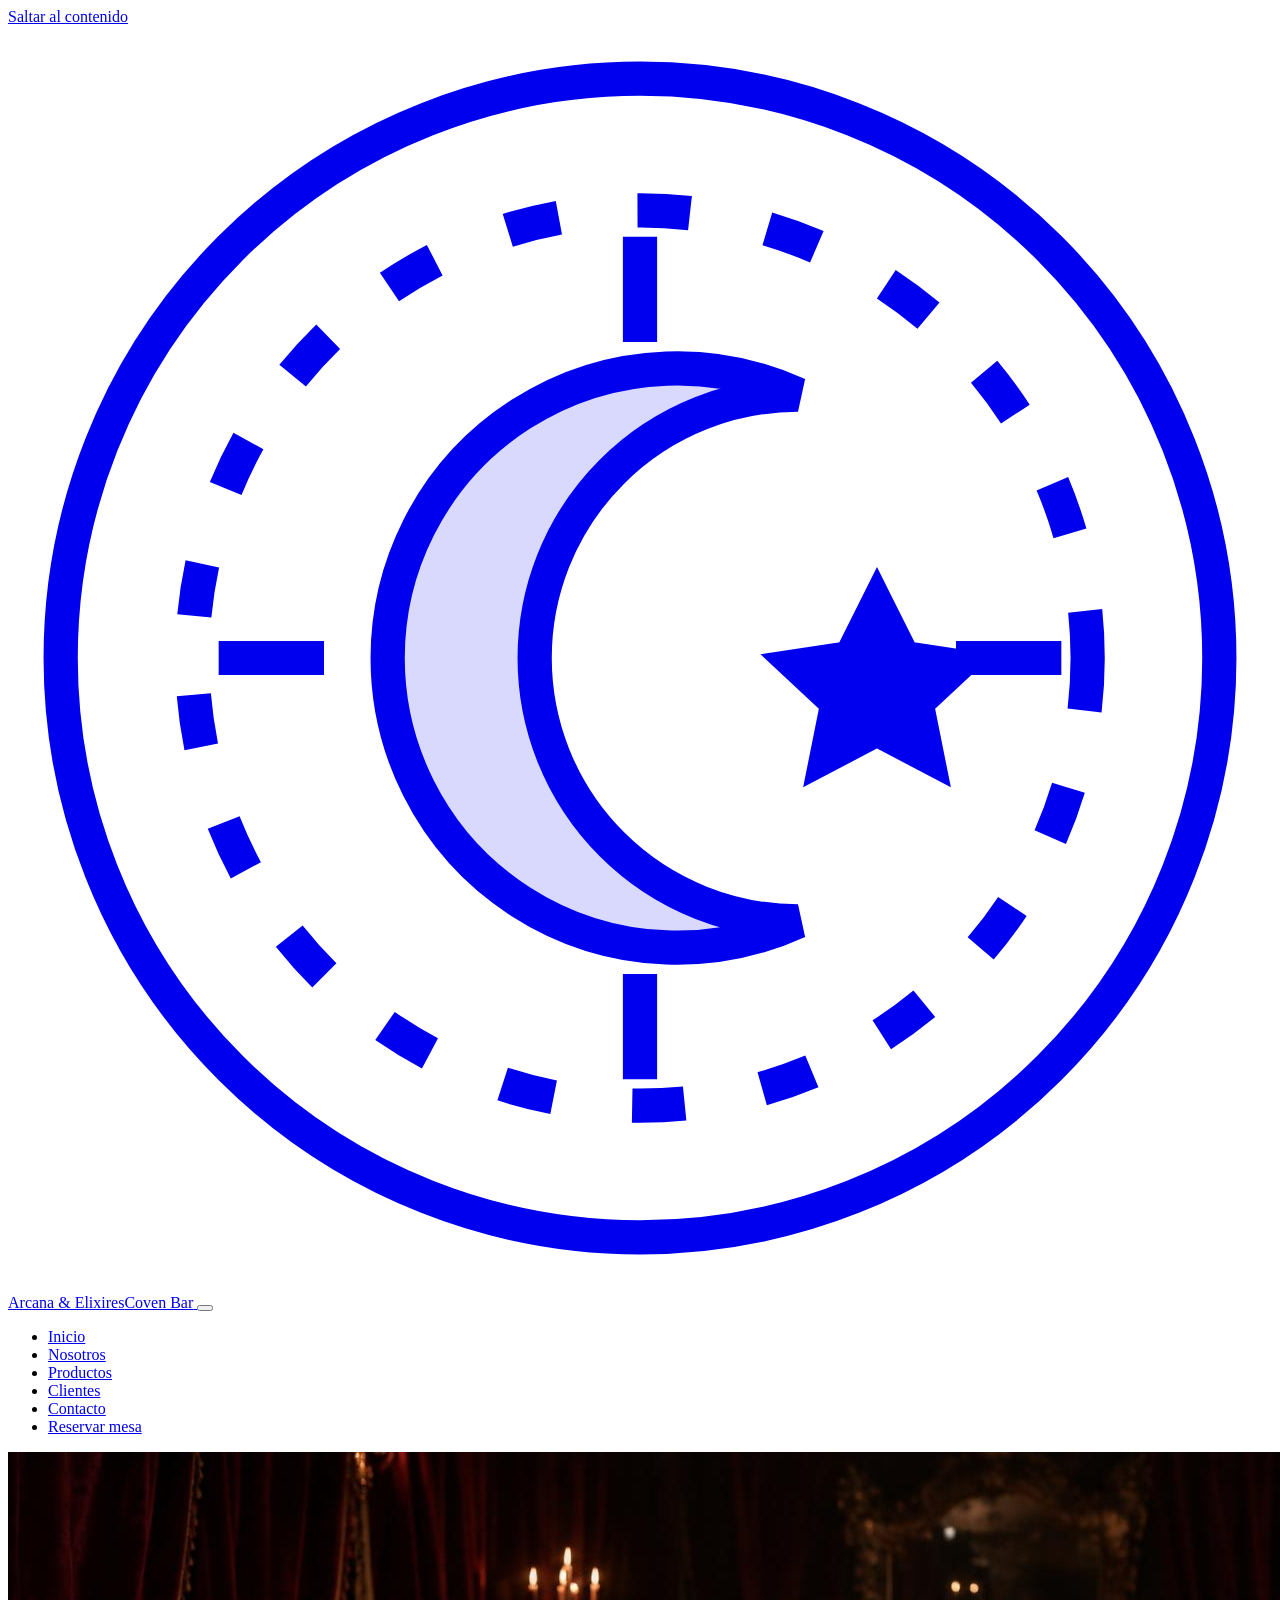
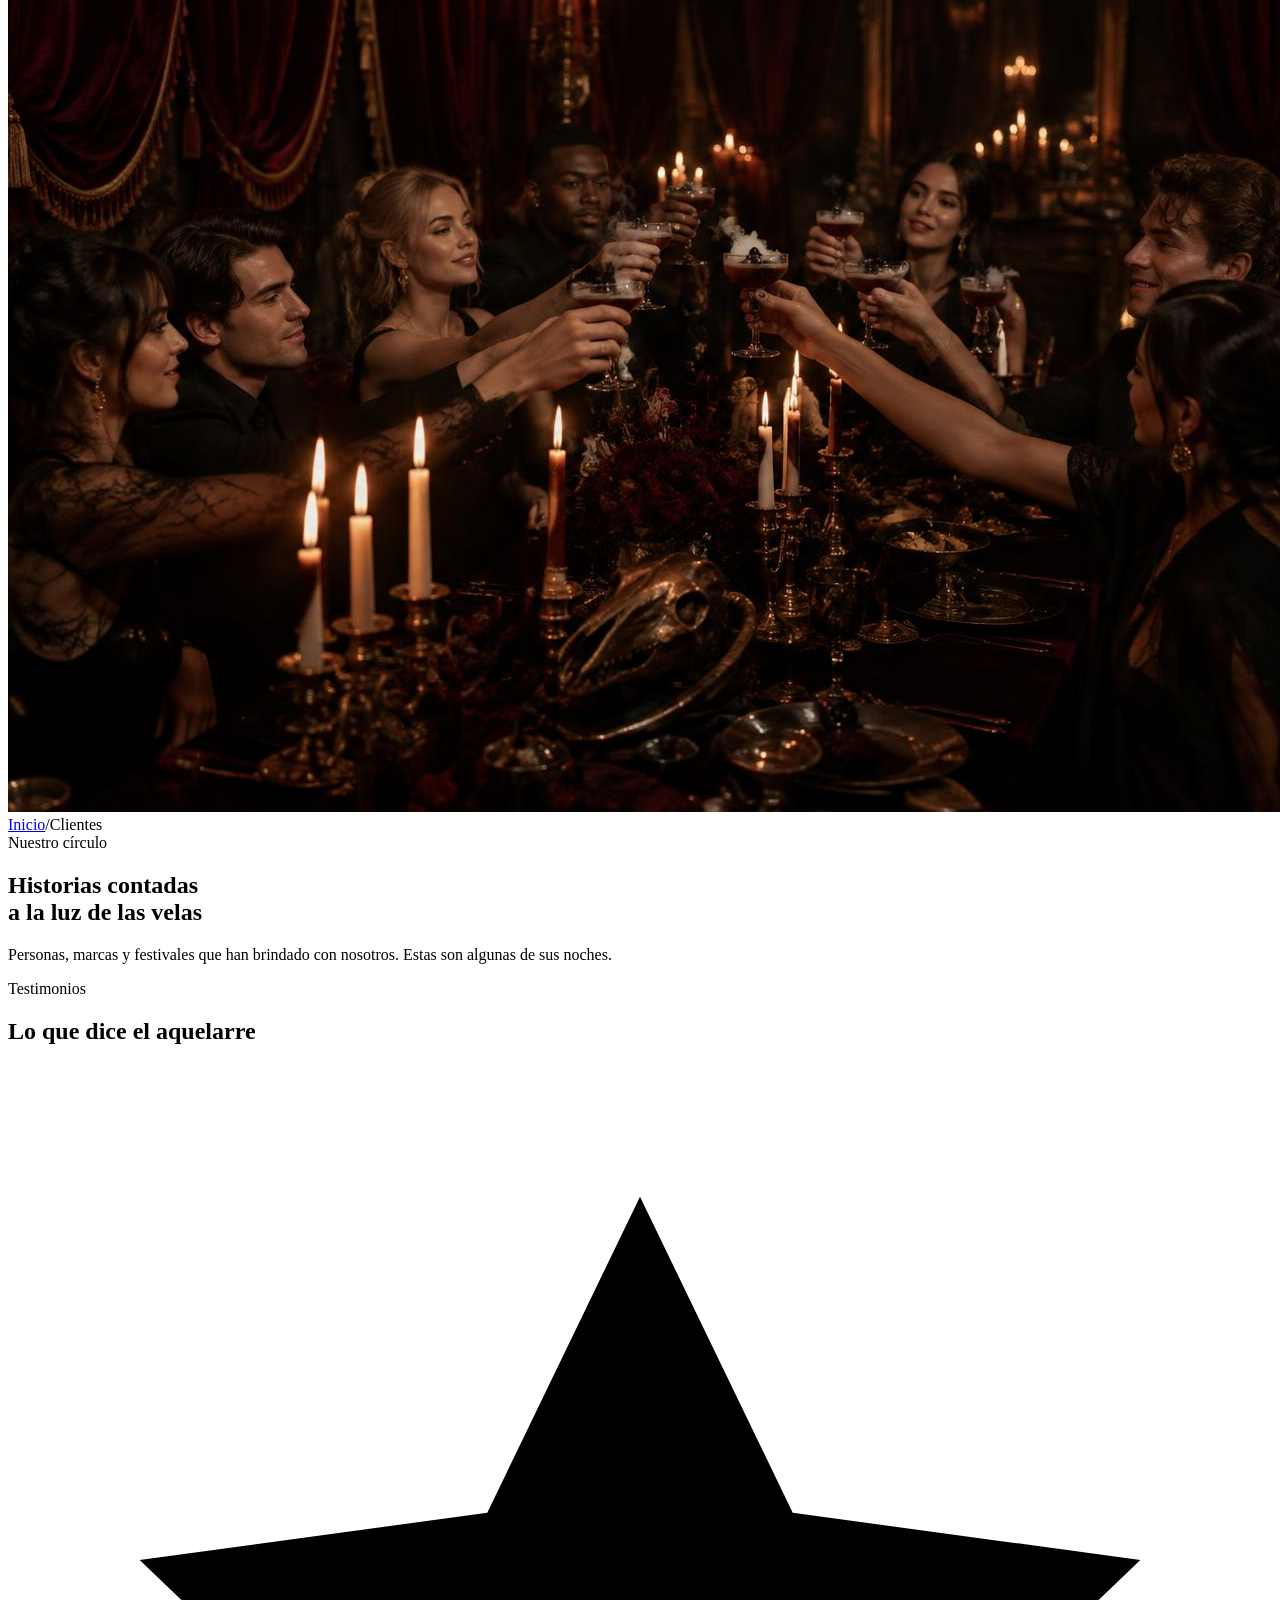
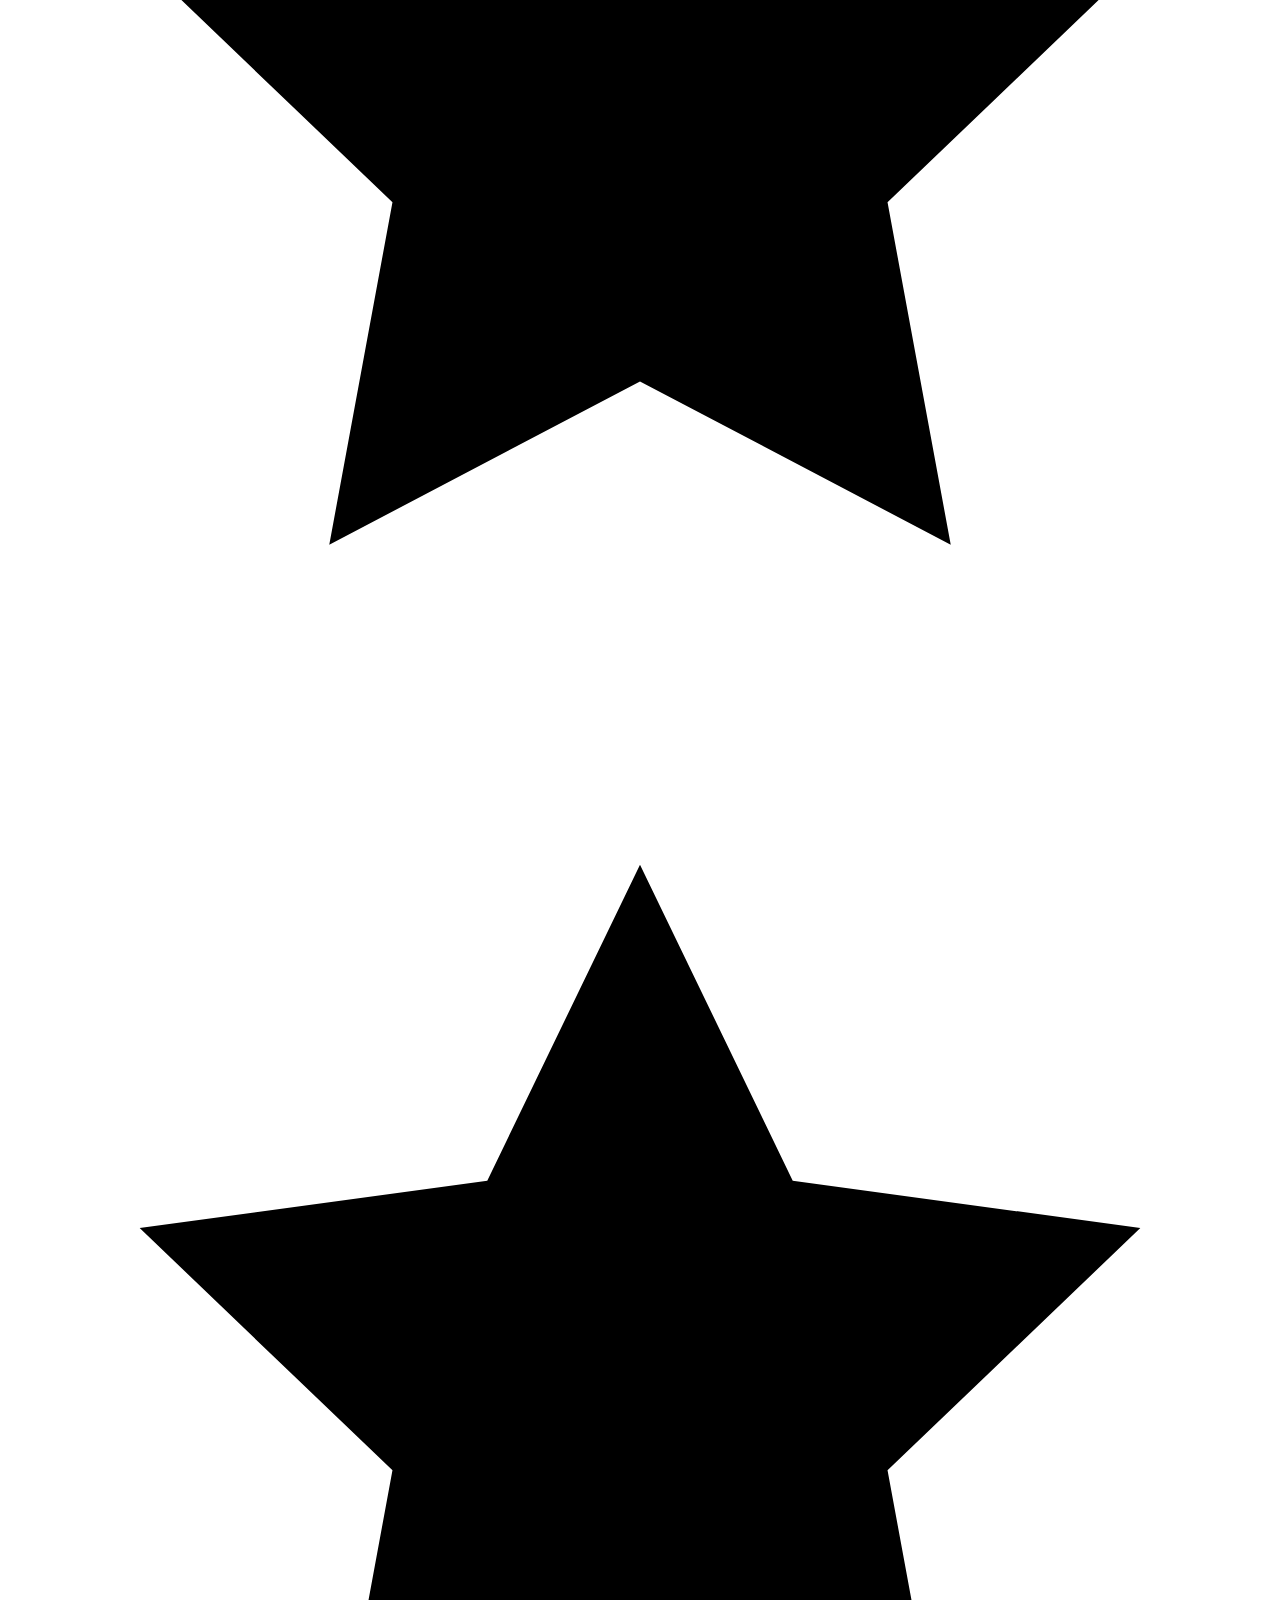
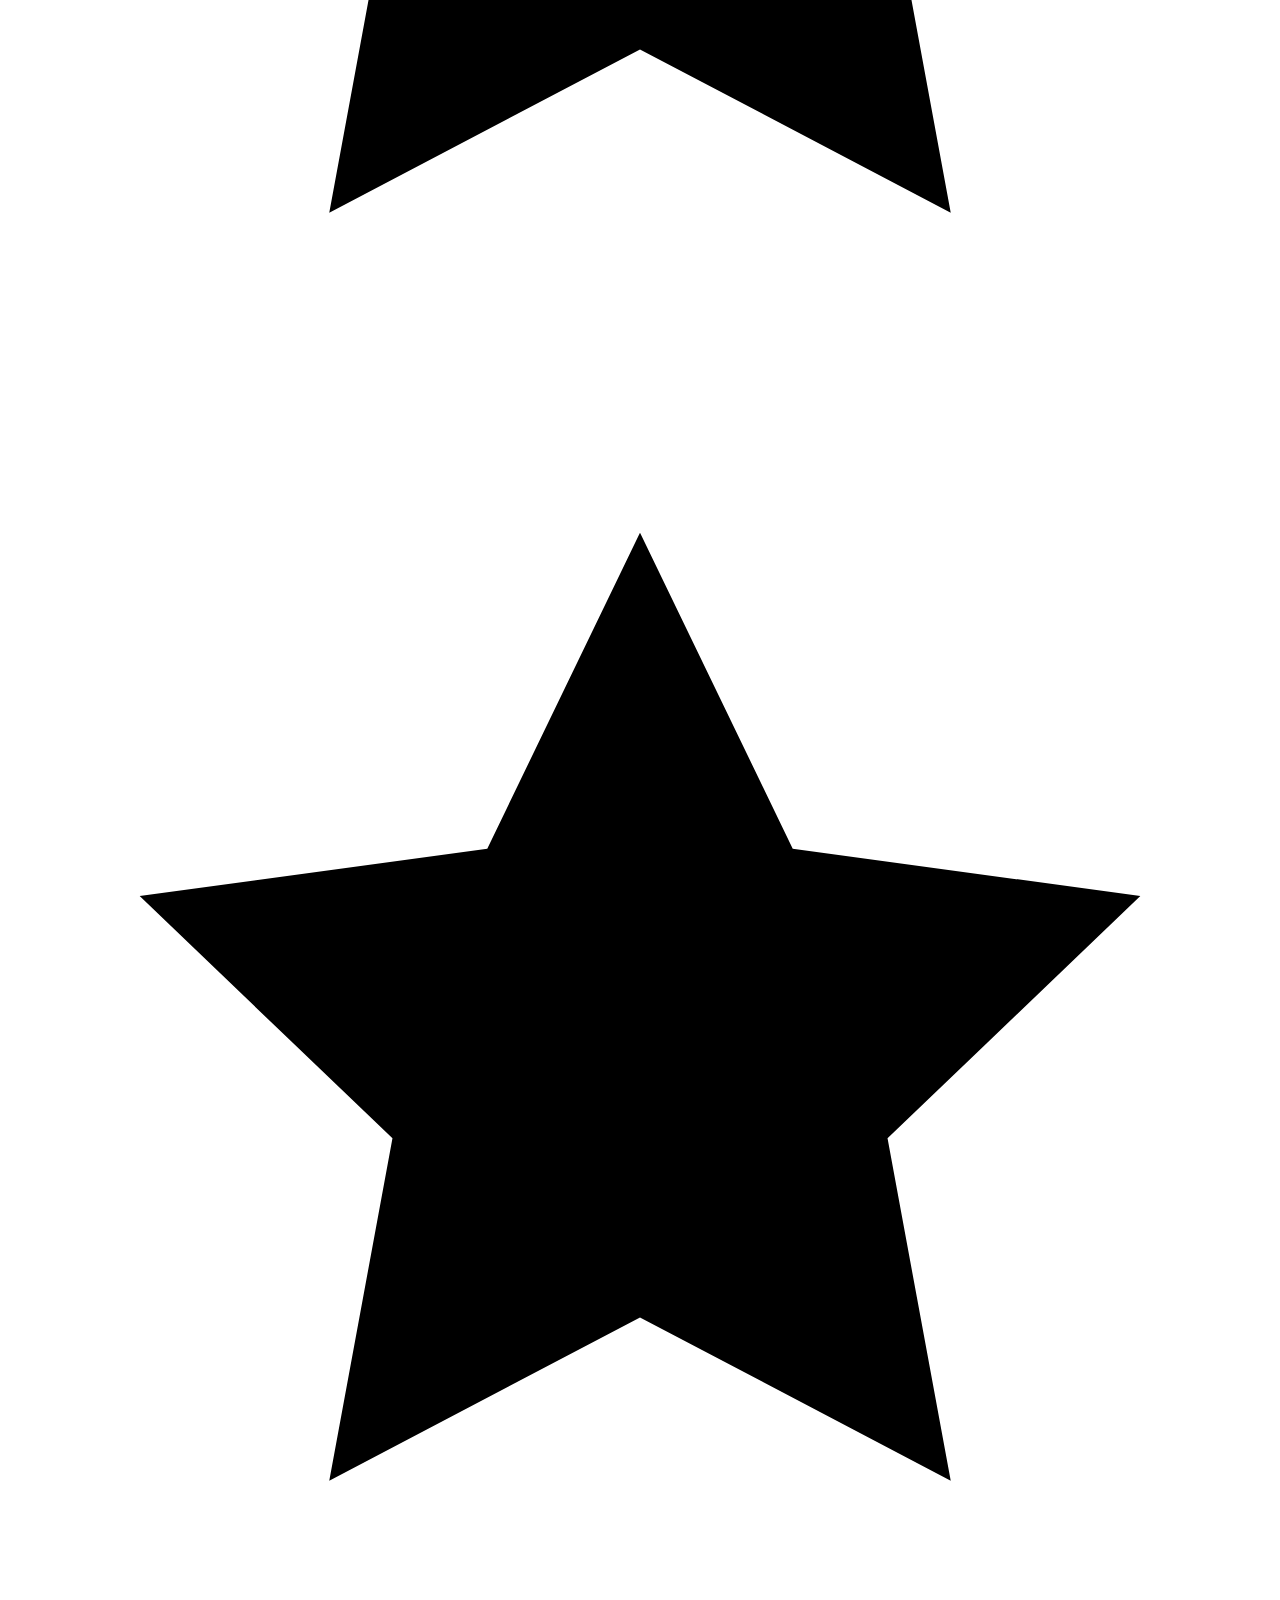
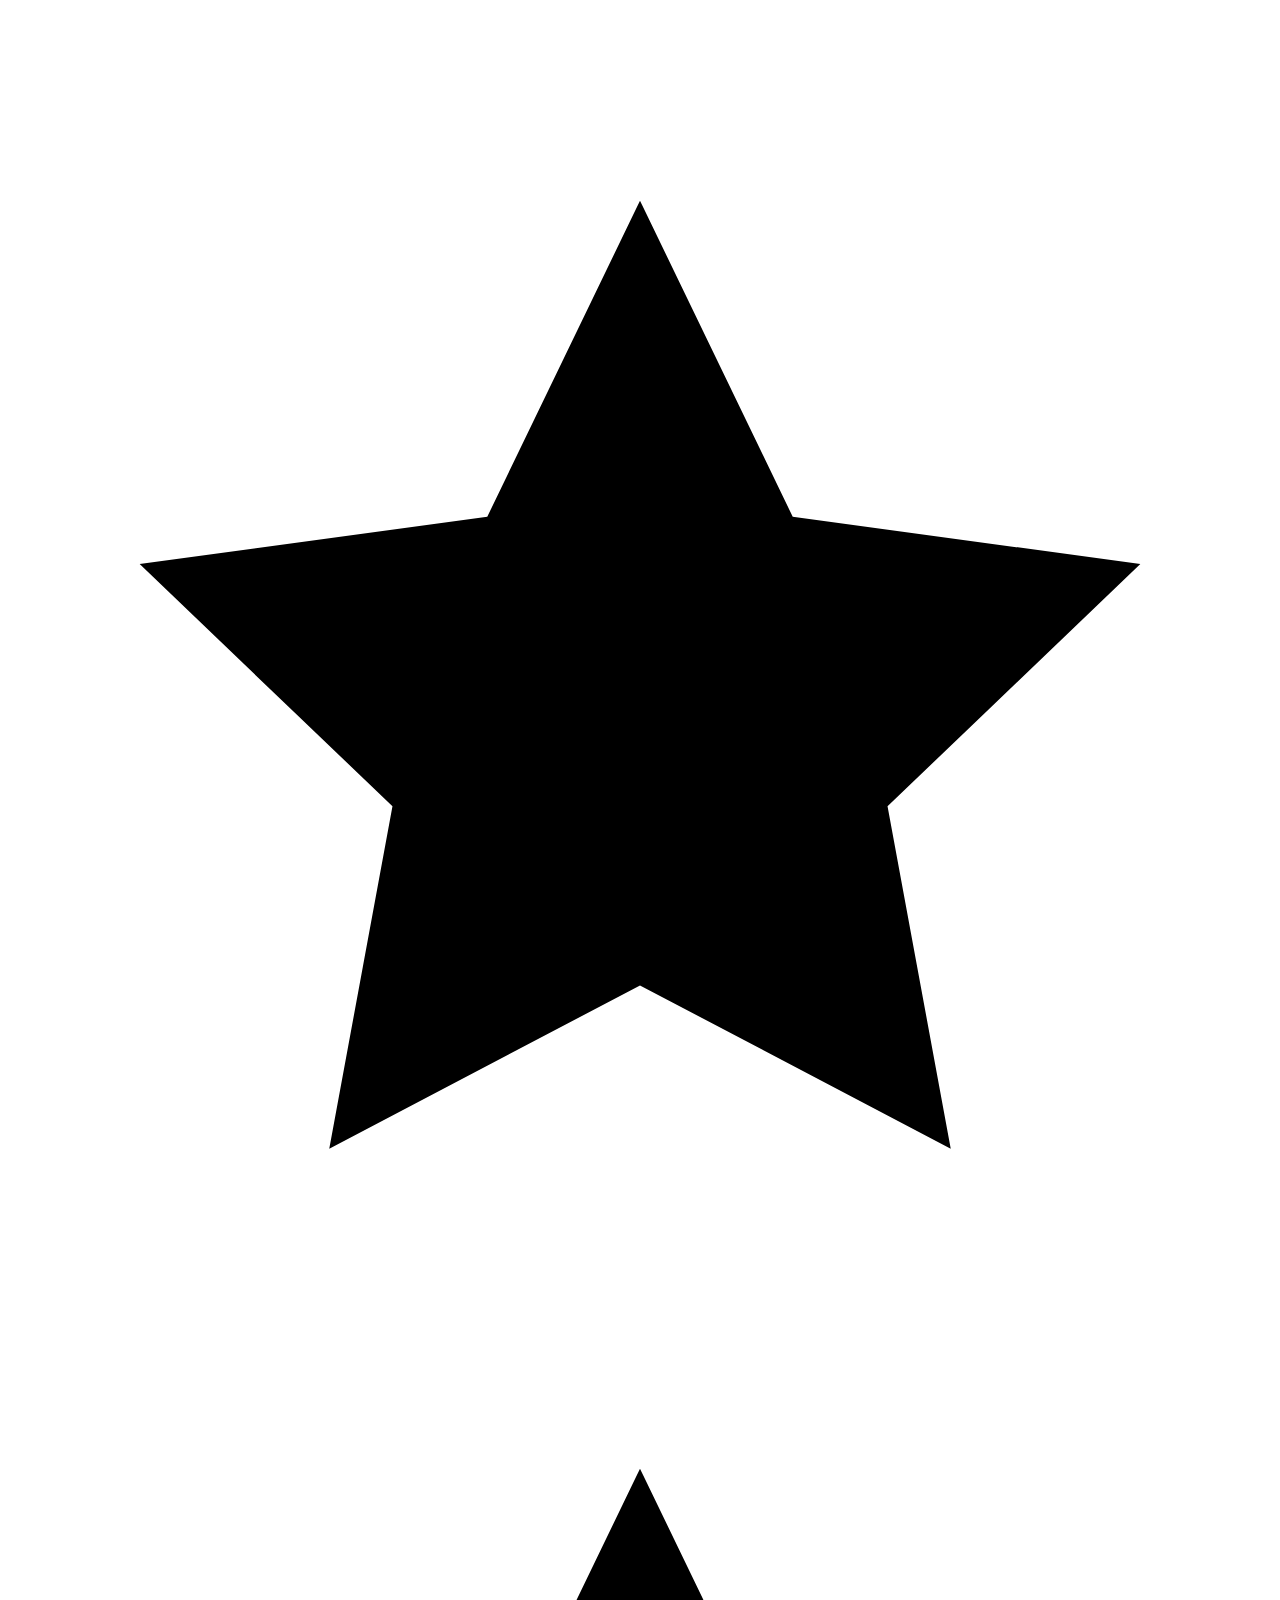
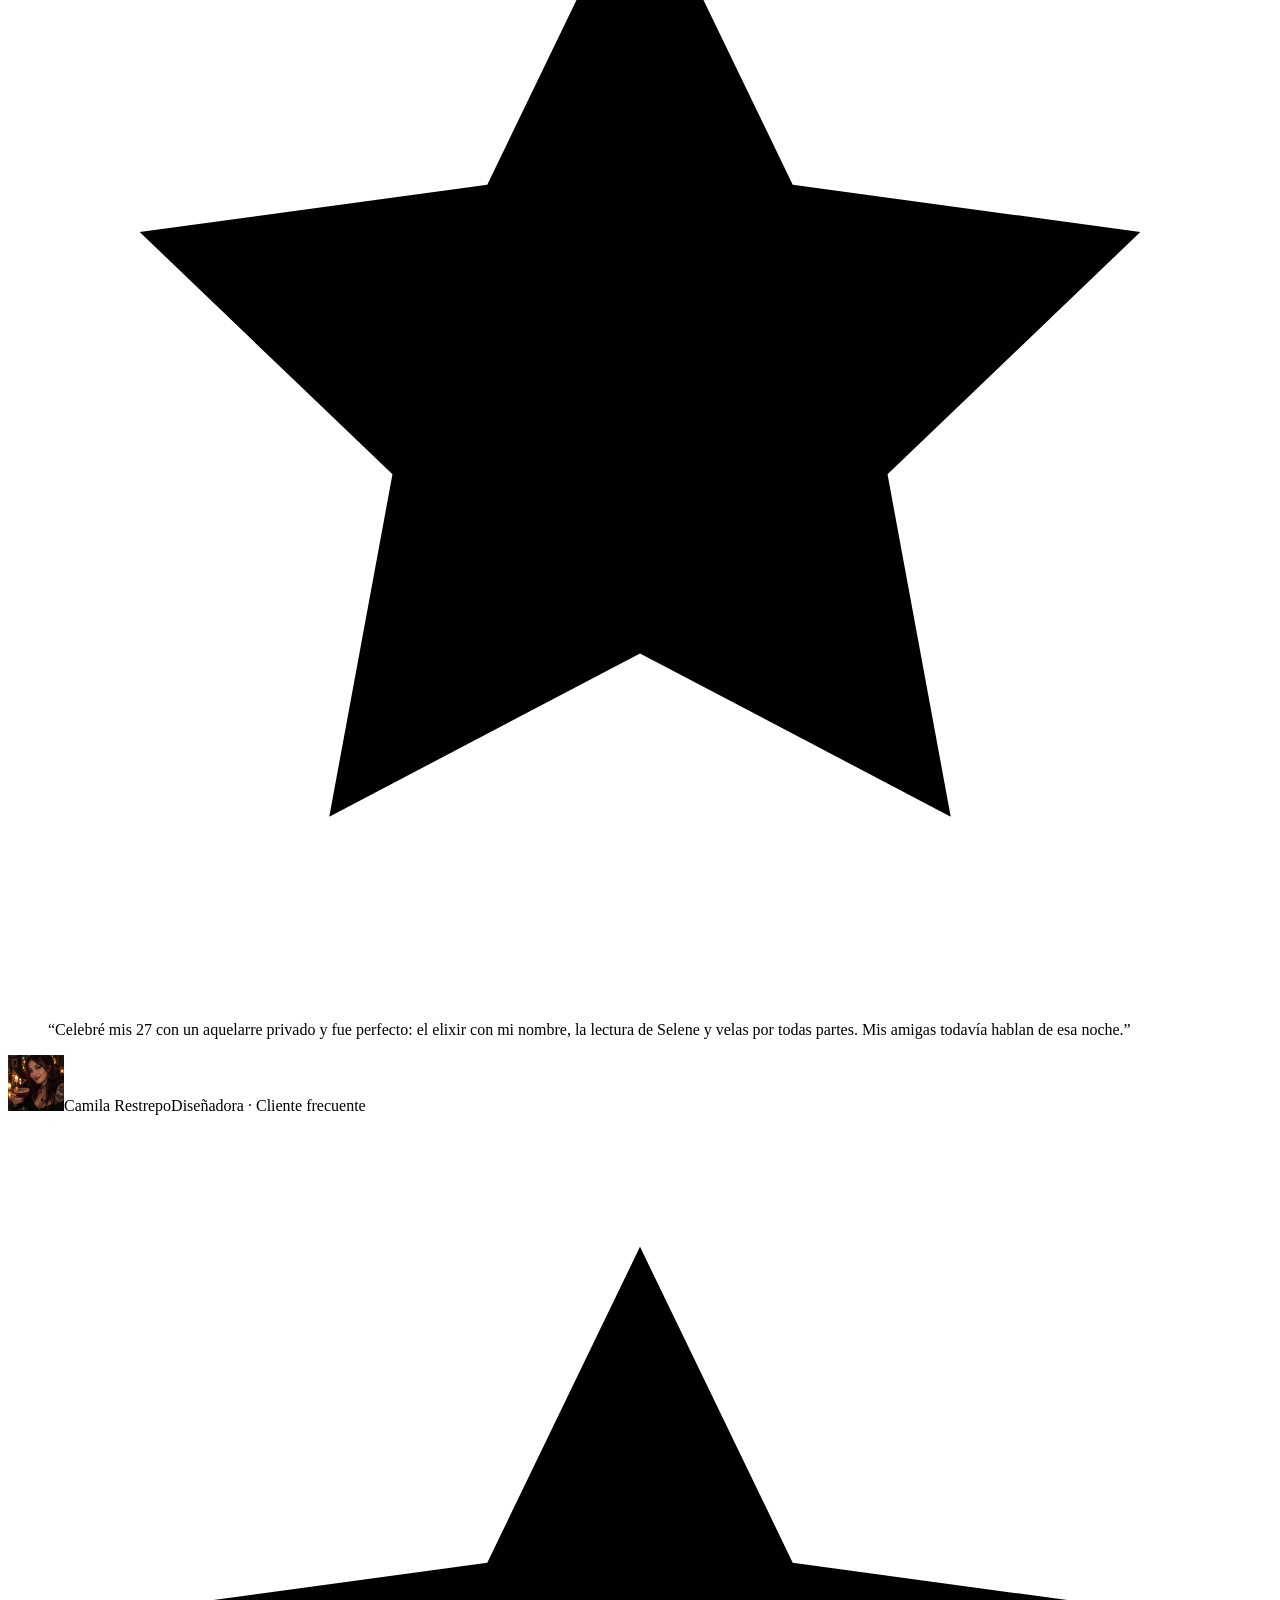
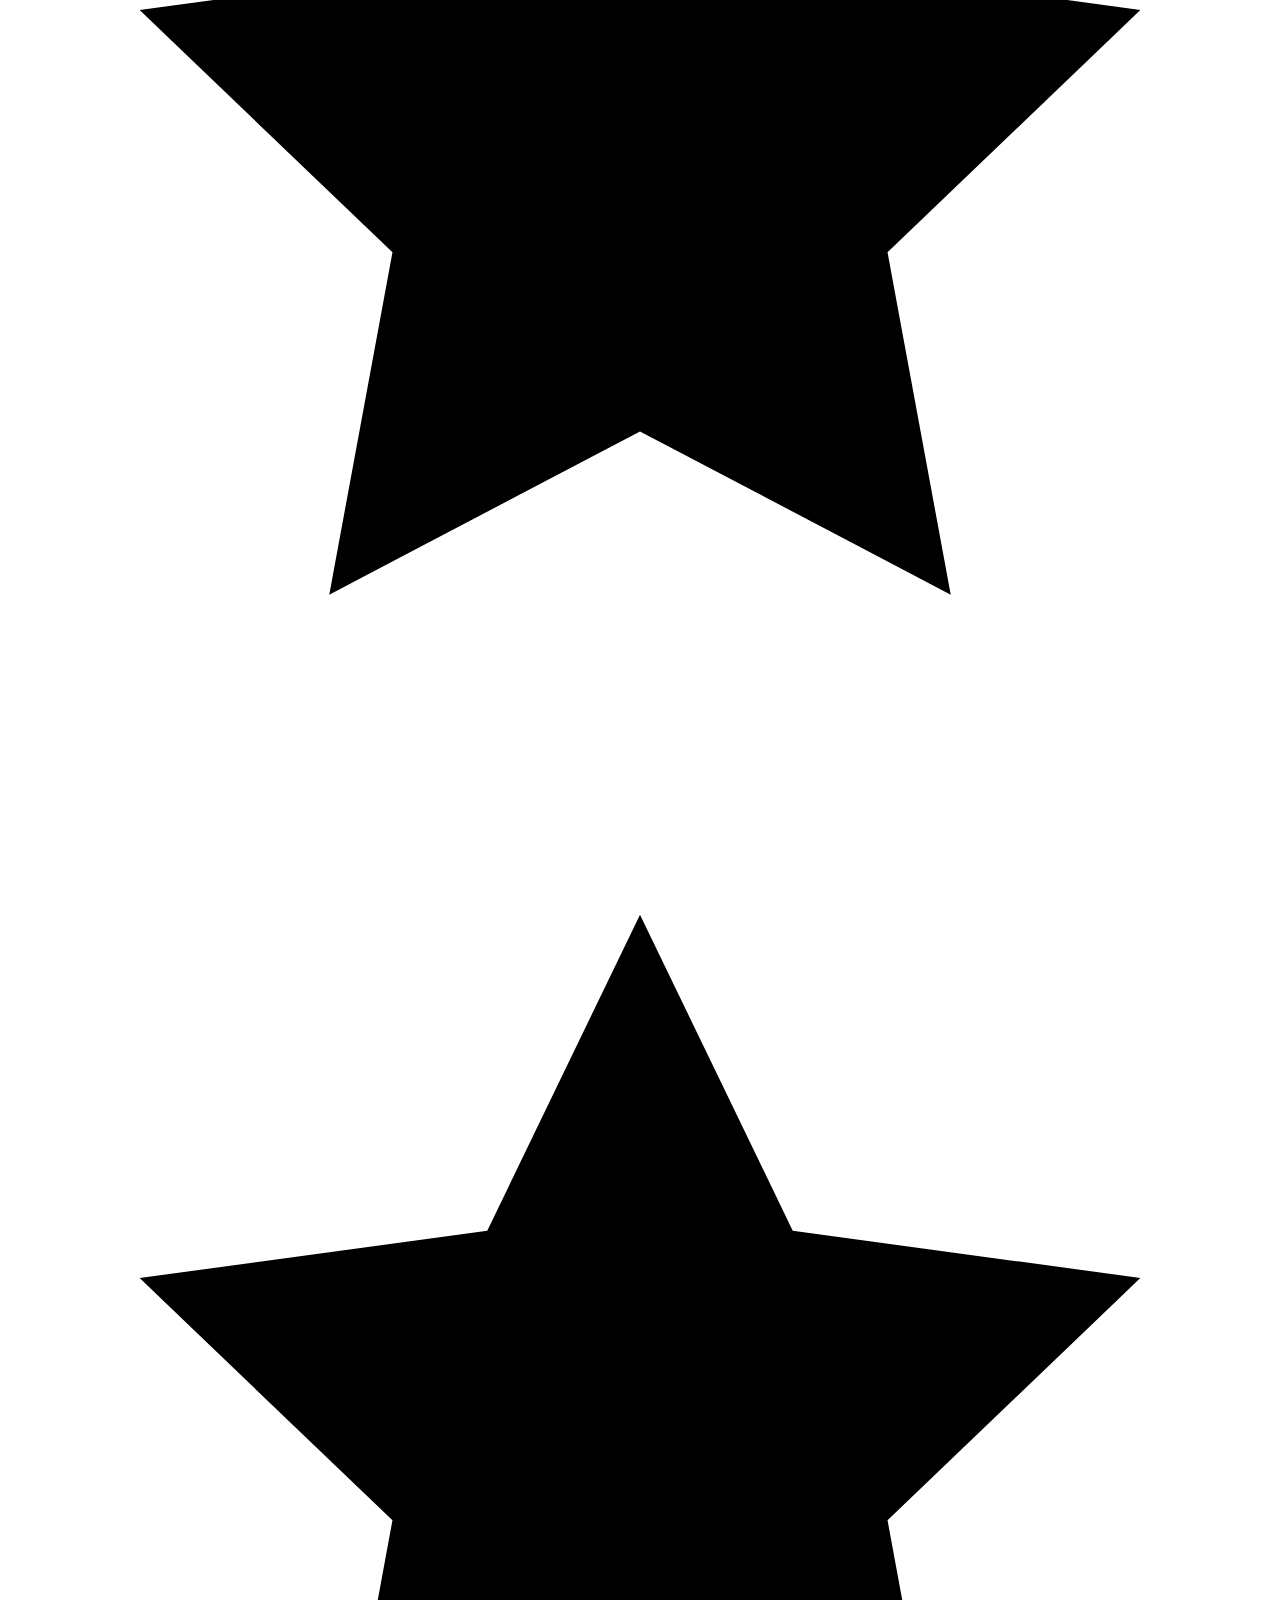
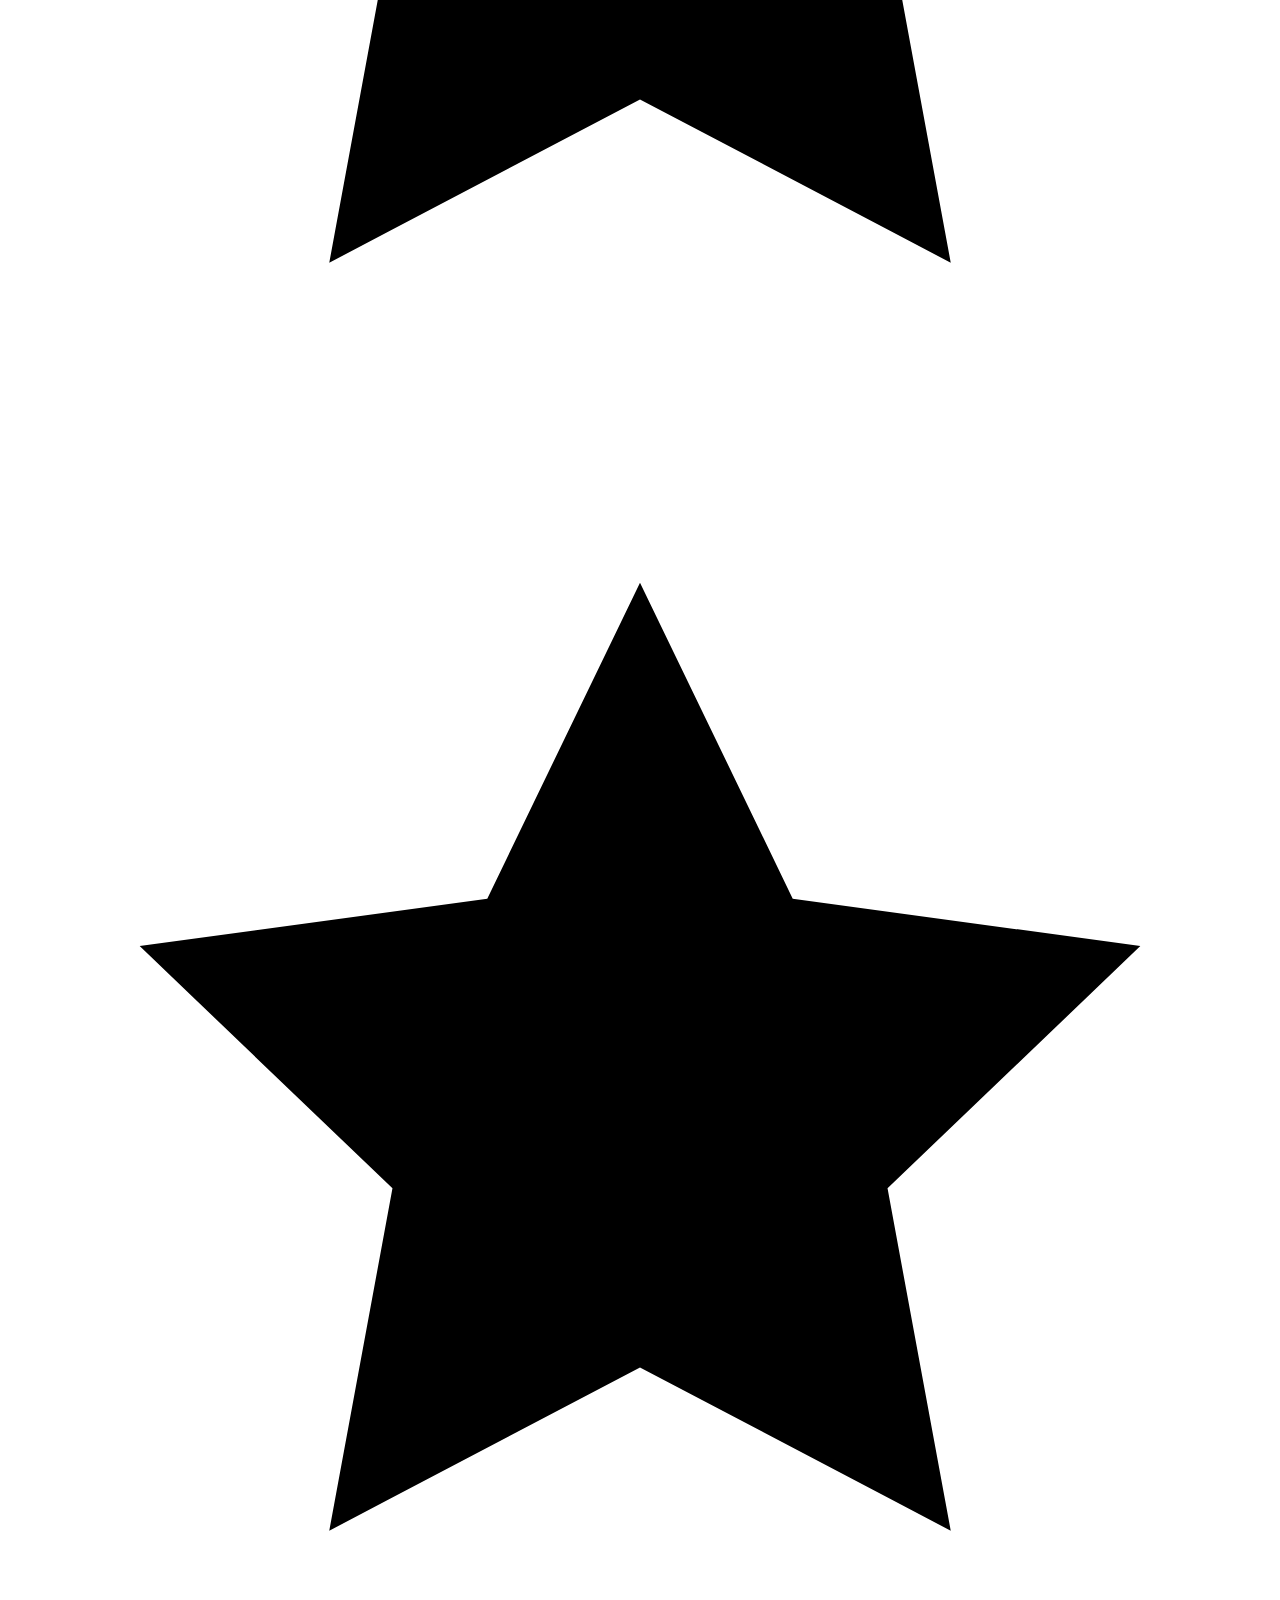
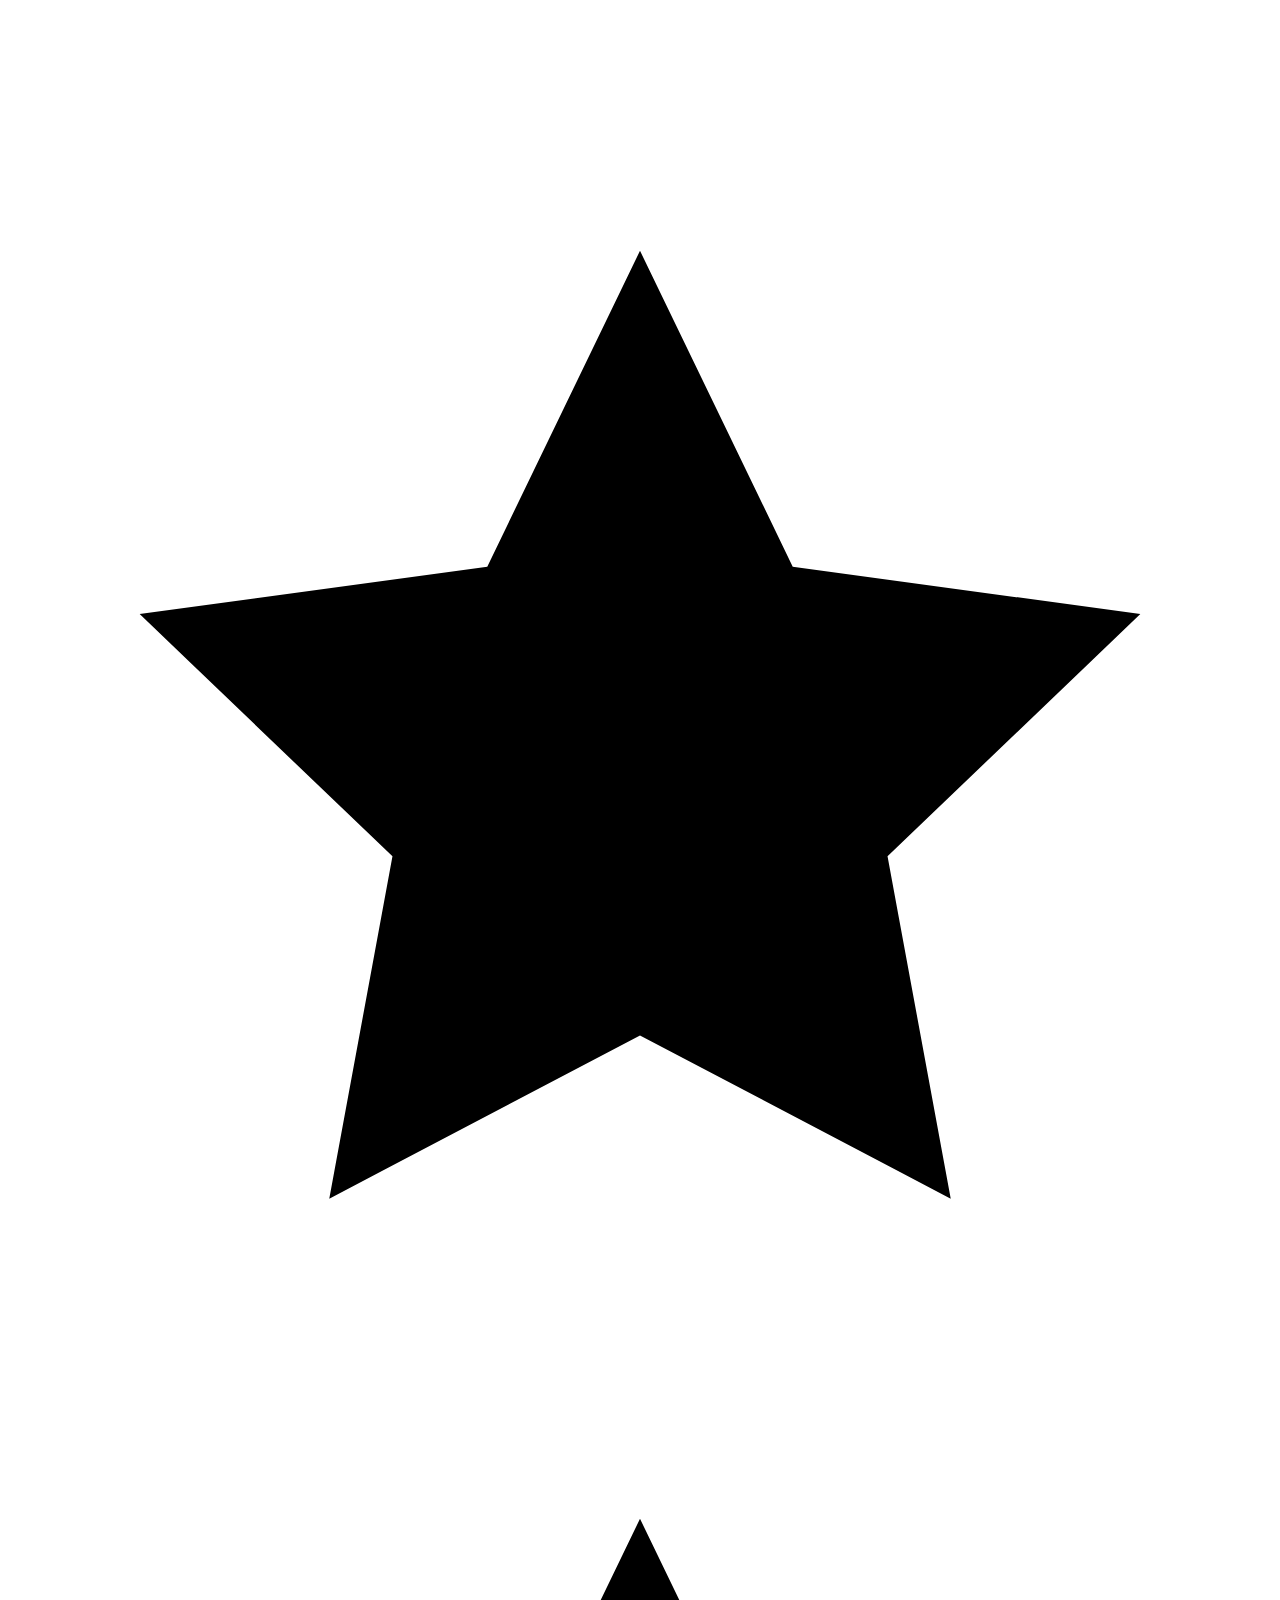
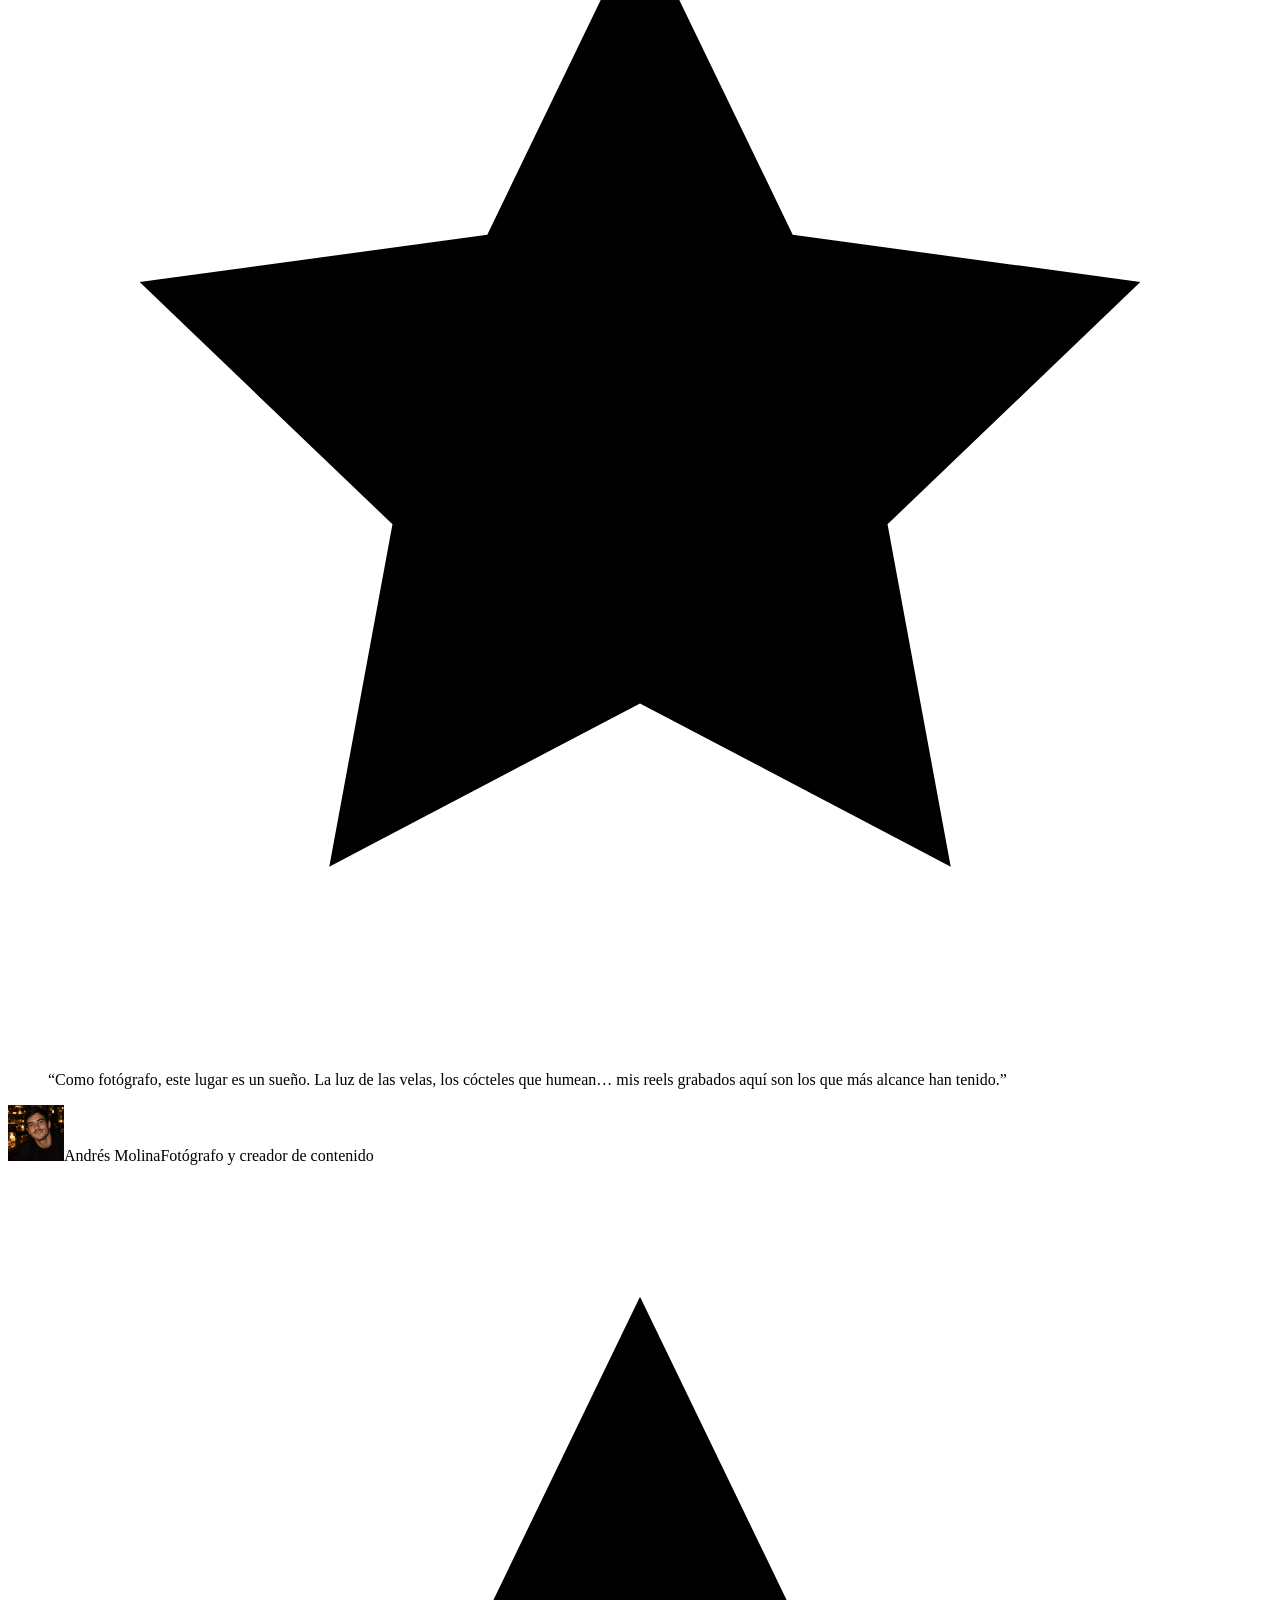
<file: clientes.html>
<!DOCTYPE html>
<html lang="es">
<head>
  <meta charset="utf-8">
  <meta name="viewport" content="width=device-width, initial-scale=1">
  <title>Clientes y casos de éxito | Arcana & Elixires · Coven Bar</title>
  <meta name="description" content="Testimonios reales, marcas aliadas y casos de éxito de Coven Bar: festivales, lanzamientos y eventos privados con coctelería de autor y estética gótica.">
  <meta name="theme-color" content="#0d0a0c">
  <meta property="og:type" content="website">
  <meta property="og:locale" content="es_CO">
  <meta property="og:site_name" content="Arcana &amp; Elixires · Coven Bar">
  <meta property="og:title" content="Clientes y casos de éxito | Arcana & Elixires · Coven Bar">
  <meta property="og:description" content="Testimonios reales, marcas aliadas y casos de éxito de Coven Bar: festivales, lanzamientos y eventos privados con coctelería de autor y estética gótica.">
  <meta property="og:image" content="img/hero.jpg">
  <meta name="twitter:card" content="summary_large_image">
  <link rel="icon" href="img/favicon.svg" type="image/svg+xml">
  <link rel="preconnect" href="https://fonts.googleapis.com">
  <link rel="preconnect" href="https://fonts.gstatic.com" crossorigin>
  <link href="https://fonts.googleapis.com/css2?family=Cormorant+Garamond:ital,wght@0,400;0,500;0,600;1,400;1,500&amp;family=Manrope:wght@400;500;600;700&amp;display=swap" rel="stylesheet">
  <link rel="stylesheet" href="css/styles.css">
  <script>document.documentElement.classList.add("js");</script>
</head>
<body class="">
<a class="skip-link" href="#main">Saltar al contenido</a>
<header class="site-header">
  <nav class="nav container" aria-label="Navegación principal">
    <a class="brand" href="index.html" aria-label="Arcana &amp; Elixires · Coven Bar — Inicio">
      <svg class="brand__mark" viewBox="0 0 48 48" fill="none" stroke="currentColor" stroke-width="1.3" aria-hidden="true">
<circle cx="24" cy="24" r="22"/><circle cx="24" cy="24" r="17" stroke-dasharray="2 3"/>
<path d="M30 14a11 11 0 1 0 0 20 9 9 0 0 1 0-20z" fill="currentColor" fill-opacity=".15"/>
<path d="M24 8v4M24 36v4M8 24h4M36 24h4"/><path d="M33 22l1 2 2 .3-1.5 1.4.4 2-1.9-1-1.9 1 .4-2-1.5-1.4 2-.3z" fill="currentColor"/></svg>
      <span class="brand__text"><span class="brand__name">Arcana &amp; Elixires</span><span class="brand__sub">Coven Bar</span></span>
    </a>
    <button class="nav__toggle" type="button" aria-expanded="false" aria-controls="nav-menu" aria-label="Abrir menú"><span></span></button>
    <ul class="nav__menu" id="nav-menu">
      <li><a class="nav__link" href="index.html">Inicio</a></li><li><a class="nav__link" href="nosotros.html">Nosotros</a></li><li><a class="nav__link" href="productos.html">Productos</a></li><li><a class="nav__link" href="clientes.html" aria-current="page">Clientes</a></li><li><a class="nav__link" href="contacto.html">Contacto</a></li>
      <li class="nav__cta"><a class="btn btn--primary btn--sm" href="contacto.html?motivo=reserva">Reservar mesa</a></li>
    </ul>
  </nav>
</header>
<main id="main">
<section class="page-hero">
  <div class="page-hero__media"><img src="img/evento-privado.jpg" alt="" width="1280" height="960" fetchpriority="high"></div>
  <div class="container">
    <nav class="breadcrumb" aria-label="Ruta de navegación"><a href="index.html">Inicio</a><span aria-hidden="true">/</span><span aria-current="page">Clientes</span></nav>
    <span class="eyebrow">Nuestro círculo</span>
    <h1>Historias contadas <br>a la <span class='text-gold'>luz de las velas</span></h1>
    <p class="lead">Personas, marcas y festivales que han brindado con nosotros. Estas son algunas de sus noches.</p>
  </div>
</section>

<section class="section" aria-labelledby="testimonios-title">
  <div class="container">
    <div class="section-head reveal">
      <span class="eyebrow">Testimonios</span>
      <h2 id="testimonios-title">Lo que dice el aquelarre</h2>
    </div>
    <div class="grid grid-3"><article class="card testimonial reveal" style="--delay:0.00s">
  <span class="stars" aria-label="5 de 5 estrellas"><svg viewBox="0 0 24 24" fill="currentColor" aria-hidden="true"><path d="M12 2.5l2.9 6 6.6.9-4.8 4.6 1.2 6.5L12 17.4l-5.9 3.1 1.2-6.5L2.5 9.4l6.6-.9z"/></svg><svg viewBox="0 0 24 24" fill="currentColor" aria-hidden="true"><path d="M12 2.5l2.9 6 6.6.9-4.8 4.6 1.2 6.5L12 17.4l-5.9 3.1 1.2-6.5L2.5 9.4l6.6-.9z"/></svg><svg viewBox="0 0 24 24" fill="currentColor" aria-hidden="true"><path d="M12 2.5l2.9 6 6.6.9-4.8 4.6 1.2 6.5L12 17.4l-5.9 3.1 1.2-6.5L2.5 9.4l6.6-.9z"/></svg><svg viewBox="0 0 24 24" fill="currentColor" aria-hidden="true"><path d="M12 2.5l2.9 6 6.6.9-4.8 4.6 1.2 6.5L12 17.4l-5.9 3.1 1.2-6.5L2.5 9.4l6.6-.9z"/></svg><svg viewBox="0 0 24 24" fill="currentColor" aria-hidden="true"><path d="M12 2.5l2.9 6 6.6.9-4.8 4.6 1.2 6.5L12 17.4l-5.9 3.1 1.2-6.5L2.5 9.4l6.6-.9z"/></svg></span>
  <blockquote>“Celebré mis 27 con un aquelarre privado y fue perfecto: el elixir con mi nombre, la lectura de Selene y velas por todas partes. Mis amigas todavía hablan de esa noche.”</blockquote>
  <footer><img class="avatar" src="img/cliente-1.jpg" alt="Foto de Camila Restrepo" loading="lazy" width="56" height="56"><span><span class="cite-name">Camila Restrepo</span><span class="cite-role">Diseñadora · Cliente frecuente</span></span></footer>
</article><article class="card testimonial reveal" style="--delay:0.08s">
  <span class="stars" aria-label="5 de 5 estrellas"><svg viewBox="0 0 24 24" fill="currentColor" aria-hidden="true"><path d="M12 2.5l2.9 6 6.6.9-4.8 4.6 1.2 6.5L12 17.4l-5.9 3.1 1.2-6.5L2.5 9.4l6.6-.9z"/></svg><svg viewBox="0 0 24 24" fill="currentColor" aria-hidden="true"><path d="M12 2.5l2.9 6 6.6.9-4.8 4.6 1.2 6.5L12 17.4l-5.9 3.1 1.2-6.5L2.5 9.4l6.6-.9z"/></svg><svg viewBox="0 0 24 24" fill="currentColor" aria-hidden="true"><path d="M12 2.5l2.9 6 6.6.9-4.8 4.6 1.2 6.5L12 17.4l-5.9 3.1 1.2-6.5L2.5 9.4l6.6-.9z"/></svg><svg viewBox="0 0 24 24" fill="currentColor" aria-hidden="true"><path d="M12 2.5l2.9 6 6.6.9-4.8 4.6 1.2 6.5L12 17.4l-5.9 3.1 1.2-6.5L2.5 9.4l6.6-.9z"/></svg><svg viewBox="0 0 24 24" fill="currentColor" aria-hidden="true"><path d="M12 2.5l2.9 6 6.6.9-4.8 4.6 1.2 6.5L12 17.4l-5.9 3.1 1.2-6.5L2.5 9.4l6.6-.9z"/></svg></span>
  <blockquote>“Como fotógrafo, este lugar es un sueño. La luz de las velas, los cócteles que humean… mis reels grabados aquí son los que más alcance han tenido.”</blockquote>
  <footer><img class="avatar" src="img/cliente-2.jpg" alt="Foto de Andrés Molina" loading="lazy" width="56" height="56"><span><span class="cite-name">Andrés Molina</span><span class="cite-role">Fotógrafo y creador de contenido</span></span></footer>
</article><article class="card testimonial reveal" style="--delay:0.16s">
  <span class="stars" aria-label="5 de 5 estrellas"><svg viewBox="0 0 24 24" fill="currentColor" aria-hidden="true"><path d="M12 2.5l2.9 6 6.6.9-4.8 4.6 1.2 6.5L12 17.4l-5.9 3.1 1.2-6.5L2.5 9.4l6.6-.9z"/></svg><svg viewBox="0 0 24 24" fill="currentColor" aria-hidden="true"><path d="M12 2.5l2.9 6 6.6.9-4.8 4.6 1.2 6.5L12 17.4l-5.9 3.1 1.2-6.5L2.5 9.4l6.6-.9z"/></svg><svg viewBox="0 0 24 24" fill="currentColor" aria-hidden="true"><path d="M12 2.5l2.9 6 6.6.9-4.8 4.6 1.2 6.5L12 17.4l-5.9 3.1 1.2-6.5L2.5 9.4l6.6-.9z"/></svg><svg viewBox="0 0 24 24" fill="currentColor" aria-hidden="true"><path d="M12 2.5l2.9 6 6.6.9-4.8 4.6 1.2 6.5L12 17.4l-5.9 3.1 1.2-6.5L2.5 9.4l6.6-.9z"/></svg><svg viewBox="0 0 24 24" fill="currentColor" aria-hidden="true"><path d="M12 2.5l2.9 6 6.6.9-4.8 4.6 1.2 6.5L12 17.4l-5.9 3.1 1.2-6.5L2.5 9.4l6.6-.9z"/></svg></span>
  <blockquote>“Hemos producido cuatro eventos corporativos con Coven. Cumplen tiempos, cuidan cada detalle y los invitados siempre preguntan cuándo es el próximo.”</blockquote>
  <footer><img class="avatar" src="img/cliente-3.jpg" alt="Foto de Daniela Ocampo" loading="lazy" width="56" height="56"><span><span class="cite-name">Daniela Ocampo</span><span class="cite-role">Directora · Nocturna Eventos</span></span></footer>
</article></div>
  </div>
</section>

<section class="section section--alt" aria-labelledby="logos-title">
  <div class="container">
    <div class="section-head section-head--center reveal">
      <span class="eyebrow">Confían en nosotros</span>
      <h2 id="logos-title">Marcas que brindan con Coven</h2>
      <p class="lead">Productoras, medios, sellos musicales y estudios creativos que eligieron nuestra atmósfera para sus momentos clave.</p>
    </div>
    <div class="logos"><div class="logo-item reveal" style="--delay:0.00s"><svg viewBox="0 0 24 24" fill="none" stroke="currentColor" stroke-width="1.5" stroke-linecap="round" stroke-linejoin="round" aria-hidden="true"><path d="M20 14.5A8 8 0 1 1 9.5 4a6.5 6.5 0 0 0 10.5 10.5z"/></svg><span>Nocturna<small>Eventos</small></span></div><div class="logo-item reveal" style="--delay:0.06s"><svg viewBox="0 0 24 24" fill="none" stroke="currentColor" stroke-width="1.5" stroke-linecap="round" stroke-linejoin="round" aria-hidden="true"><path d="M2 12s3.6-6.5 10-6.5S22 12 22 12s-3.6 6.5-10 6.5S2 12 2 12z"/><circle cx="12" cy="12" r="3"/></svg><span>Umbra<small>Revista</small></span></div><div class="logo-item reveal" style="--delay:0.12s"><svg viewBox="0 0 24 24" fill="none" stroke="currentColor" stroke-width="1.5" stroke-linecap="round" stroke-linejoin="round" aria-hidden="true"><path d="M5 19c0-9 6-14 15-14 0 9-5 15-14 15"/><path d="M5 19l8-8"/></svg><span>Selva<small>Records</small></span></div><div class="logo-item reveal" style="--delay:0.18s"><svg viewBox="0 0 24 24" fill="none" stroke="currentColor" stroke-width="1.5" stroke-linecap="round" stroke-linejoin="round" aria-hidden="true"><path d="M12 2l5 6-5 14-5-14z"/><path d="M7 8h10M12 2v20"/></svg><span>Obsidiana<small>Studio</small></span></div><div class="logo-item reveal" style="--delay:0.00s"><svg viewBox="0 0 24 24" fill="none" stroke="currentColor" stroke-width="1.5" stroke-linecap="round" stroke-linejoin="round" aria-hidden="true"><path d="M12 3v4M12 17v4M3 12h4M17 12h4M6 6l2.5 2.5M15.5 15.5L18 18M6 18l2.5-2.5M15.5 8.5L18 6"/></svg><span>Eclipse<small>Festival</small></span></div><div class="logo-item reveal" style="--delay:0.06s"><svg viewBox="0 0 24 24" fill="none" stroke="currentColor" stroke-width="1.5" stroke-linecap="round" stroke-linejoin="round" aria-hidden="true"><path d="M12 20s-7.5-4.6-9.2-9.5A4.8 4.8 0 0 1 12 6.5a4.8 4.8 0 0 1 9.2 4C19.5 15.4 12 20 12 20z"/></svg><span>Casa Malva<small>Tattoo</small></span></div><div class="logo-item reveal" style="--delay:0.12s"><svg viewBox="0 0 24 24" fill="none" stroke="currentColor" stroke-width="1.5" stroke-linecap="round" stroke-linejoin="round" aria-hidden="true"><path d="M4 8h3l2-3h6l2 3h3v11H4z"/><circle cx="12" cy="13" r="3.5"/></svg><span>Luna Negra<small>Films</small></span></div><div class="logo-item reveal" style="--delay:0.18s"><svg viewBox="0 0 24 24" fill="none" stroke="currentColor" stroke-width="1.5" stroke-linecap="round" stroke-linejoin="round" aria-hidden="true"><path d="M12 3c1.5 1.8 1.5 3.2 0 4.5-1.5-1.3-1.5-2.7 0-4.5z"/><rect x="9" y="9" width="6" height="11" rx="1"/><path d="M6 21h12"/></svg><span>Vela & Cera<small>Atelier</small></span></div></div>
  </div>
</section>

<section class="section" aria-labelledby="casos-title">
  <div class="container">
    <div class="section-head reveal">
      <span class="eyebrow">Casos de éxito</span>
      <h2 id="casos-title">Hechizos que dieron resultado</h2>
      <p class="lead">Experiencias a la medida que se convirtieron en las noches más comentadas de la temporada.</p>
    </div>
    <article class="case reveal">
  <div class="case__media"><img src="img/evento-privado.jpg" alt="Caso de éxito: Festival Eclipse 2025" loading="lazy" width="1024" height="1024"></div>
  <div class="case__body">
    <span class="eyebrow">Barra temática para 4.000 asistentes</span>
    <h3>Festival Eclipse 2025</h3>
    <p>Diseñamos una “botica” itinerante con tres elixires exclusivos y lecturas exprés de tarot. Fue la zona más fotografiada del festival.</p>
    <div class="case__metrics"><div><strong>4.000</strong><span>Asistentes</span></div><div><strong>9.800</strong><span>Cócteles</span></div><div><strong>+62%</strong><span>Ventas vs. 2024</span></div></div>
  </div>
</article><article class="case reveal">
  <div class="case__media"><img src="img/taller-alquimia.jpg" alt="Caso de éxito: Selva Records" loading="lazy" width="1024" height="1024"></div>
  <div class="case__body">
    <span class="eyebrow">Lanzamiento de álbum dark-wave</span>
    <h3>Selva Records</h3>
    <p>Creamos un ritual sonoro con cócteles inspirados en cada canción del disco. El evento se volvió tendencia local en TikTok.</p>
    <div class="case__metrics"><div><strong>180</strong><span>Invitados</span></div><div><strong>1,2M</strong><span>Vistas en redes</span></div><div><strong>12</strong><span>Elixires a medida</span></div></div>
  </div>
</article><article class="case reveal">
  <div class="case__media"><img src="img/ritual-tarot.jpg" alt="Caso de éxito: Revista Umbra" loading="lazy" width="1024" height="1024"></div>
  <div class="case__body">
    <span class="eyebrow">Editorial de moda y oráculo</span>
    <h3>Revista Umbra</h3>
    <p>Producción de una editorial nocturna en nuestro salón, con estilismo místico y una carta de cócteles para el equipo creativo.</p>
    <div class="case__metrics"><div><strong>2,1M</strong><span>Alcance</span></div><div><strong>3</strong><span>Días de rodaje</span></div><div><strong>24</strong><span>Piezas publicadas</span></div></div>
  </div>
</article>
  </div>
</section>
<section class="section">
  <div class="container">
    <div class="cta-band reveal">
      <div>
        <span class="eyebrow">El círculo te espera</span>
        <h2>Tu marca también puede tener su ritual</h2>
        <p class="lead">Diseñamos activaciones, lanzamientos y eventos corporativos con identidad propia. Hablemos de tu próxima noche.</p>
        <div class="cta-band__actions">
          <a class="btn btn--primary" href="contacto.html?motivo=reserva">Reservar ahora <svg viewBox="0 0 24 24" fill="none" stroke="currentColor" stroke-width="1.5" stroke-linecap="round" stroke-linejoin="round" aria-hidden="true"><path d="M5 12h14M13 6l6 6-6 6"/></svg></a>
          <a class="btn btn--ghost" href="https://wa.me/573105550137" target="_blank" rel="noopener"><svg viewBox="0 0 24 24" fill="none" stroke="currentColor" stroke-width="1.5" stroke-linecap="round" stroke-linejoin="round" aria-hidden="true"><path d="M3.5 20.5l1.3-4.3A8.5 8.5 0 1 1 8 19.4z"/><path d="M9 8.5c.2 3 3.4 6.4 6.5 6.6l1.2-1.5-2-1-1 .8a5 5 0 0 1-2.6-2.6l.8-1-1-2z"/></svg> Escríbenos</a>
        </div>
      </div>
    </div>
  </div>
</section>
</main>
<footer class="site-footer">
  <div class="container">
    <div class="footer-grid">
      <div class="footer-about">
        <a class="brand" href="index.html" aria-label="Arcana &amp; Elixires — Inicio"><svg class="brand__mark" viewBox="0 0 48 48" fill="none" stroke="currentColor" stroke-width="1.3" aria-hidden="true">
<circle cx="24" cy="24" r="22"/><circle cx="24" cy="24" r="17" stroke-dasharray="2 3"/>
<path d="M30 14a11 11 0 1 0 0 20 9 9 0 0 1 0-20z" fill="currentColor" fill-opacity=".15"/>
<path d="M24 8v4M24 36v4M8 24h4M36 24h4"/><path d="M33 22l1 2 2 .3-1.5 1.4.4 2-1.9-1-1.9 1 .4-2-1.5-1.4 2-.3z" fill="currentColor"/></svg><span class="brand__text"><span class="brand__name">Arcana &amp; Elixires</span><span class="brand__sub">Coven Bar</span></span></a>
        <p>Coctelería de autor, rituales modernos y noches inmersivas en el corazón de Bogotá. Un refugio para quienes prefieren la luz de las velas.</p>
        <div class="socials "><a class="social" href="https://instagram.com/covenbar.co" target="_blank" rel="noopener" aria-label="Instagram de Coven Bar"><svg viewBox="0 0 24 24" fill="none" stroke="currentColor" stroke-width="1.5" stroke-linecap="round" stroke-linejoin="round" aria-hidden="true"><rect x="3" y="3" width="18" height="18" rx="5"/><circle cx="12" cy="12" r="4"/><circle cx="17.5" cy="6.5" r=".6" fill="currentColor"/></svg></a><a class="social" href="https://tiktok.com/@covenbar.co" target="_blank" rel="noopener" aria-label="TikTok de Coven Bar"><svg viewBox="0 0 24 24" fill="none" stroke="currentColor" stroke-width="1.5" stroke-linecap="round" stroke-linejoin="round" aria-hidden="true"><path d="M14 3v11.5a3.5 3.5 0 1 1-3.5-3.5"/><path d="M14 3c.5 2.8 2.3 4.5 5 4.8"/></svg></a><a class="social" href="https://facebook.com/covenbar.co" target="_blank" rel="noopener" aria-label="Facebook de Coven Bar"><svg viewBox="0 0 24 24" fill="none" stroke="currentColor" stroke-width="1.5" stroke-linecap="round" stroke-linejoin="round" aria-hidden="true"><path d="M14 21v-8h3l.5-3.5H14V7.5c0-1 .4-1.7 1.8-1.7H18V2.7A22 22 0 0 0 15.3 2.5C12.6 2.5 11 4.1 11 7v2.5H8V13h3v8"/></svg></a><a class="social" href="https://open.spotify.com/" target="_blank" rel="noopener" aria-label="Spotify de Coven Bar"><svg viewBox="0 0 24 24" fill="none" stroke="currentColor" stroke-width="1.5" stroke-linecap="round" stroke-linejoin="round" aria-hidden="true"><circle cx="12" cy="12" r="9"/><path d="M7.5 9.5c3-1 6.5-.7 9 .8M8 12.6c2.5-.7 5.2-.4 7.3.8M8.6 15.4c2-.5 3.8-.3 5.4.6"/></svg></a><a class="social" href="https://wa.me/573105550137" target="_blank" rel="noopener" aria-label="WhatsApp de Coven Bar"><svg viewBox="0 0 24 24" fill="none" stroke="currentColor" stroke-width="1.5" stroke-linecap="round" stroke-linejoin="round" aria-hidden="true"><path d="M3.5 20.5l1.3-4.3A8.5 8.5 0 1 1 8 19.4z"/><path d="M9 8.5c.2 3 3.4 6.4 6.5 6.6l1.2-1.5-2-1-1 .8a5 5 0 0 1-2.6-2.6l.8-1-1-2z"/></svg></a></div>
      </div>
      <div class="footer-col">
        <h2>Explora</h2>
        <ul><li><a href="index.html">Inicio</a></li><li><a href="nosotros.html">Nosotros</a></li><li><a href="productos.html">Productos</a></li><li><a href="clientes.html">Clientes</a></li><li><a href="contacto.html">Contacto</a></li></ul>
      </div>
      <div class="footer-col">
        <h2>Grimorio</h2>
        <ul>
          <li><a href="productos.html#elixires">Elixires de autor</a></li>
          <li><a href="productos.html#rituales">Rituales y tarot</a></li>
          <li><a href="productos.html#experiencias">Experiencias y eventos</a></li>
          <li><a href="productos.html#boutique">Boutique</a></li>
        </ul>
      </div>
      <div class="footer-col">
        <h2>Visítanos</h2>
        <ul>
          <li>Carrera 13 #85-42, Zona T, Bogotá</li>
          <li><a href="tel:+573105550137">+57 310 555 0137</a></li>
          <li><a href="mailto:hola@covenbar.co">hola@covenbar.co</a></li>
          <li>Mié a dom · desde las 6:00 p. m.</li>
        </ul>
      </div>
    </div>
    <div class="footer-bottom">
      <p>© <span data-year>2026</span> Arcana &amp; Elixires · Coven Bar. Todos los derechos reservados.</p>
      <p class="age-note">El exceso de alcohol es perjudicial para la salud. Prohibido el expendio de bebidas alcohólicas a menores de edad. Ingreso +18.</p>
    </div>
  </div>
</footer>
<a class="float-wa" href="https://wa.me/573105550137?text=Hola%20Coven%20Bar%2C%20quiero%20reservar" target="_blank" rel="noopener" aria-label="Escríbenos por WhatsApp"><svg viewBox="0 0 24 24" fill="none" stroke="currentColor" stroke-width="1.5" stroke-linecap="round" stroke-linejoin="round" aria-hidden="true"><path d="M3.5 20.5l1.3-4.3A8.5 8.5 0 1 1 8 19.4z"/><path d="M9 8.5c.2 3 3.4 6.4 6.5 6.6l1.2-1.5-2-1-1 .8a5 5 0 0 1-2.6-2.6l.8-1-1-2z"/></svg></a>
<script src="js/main.js" defer></script>
</body>
</html>
</file>
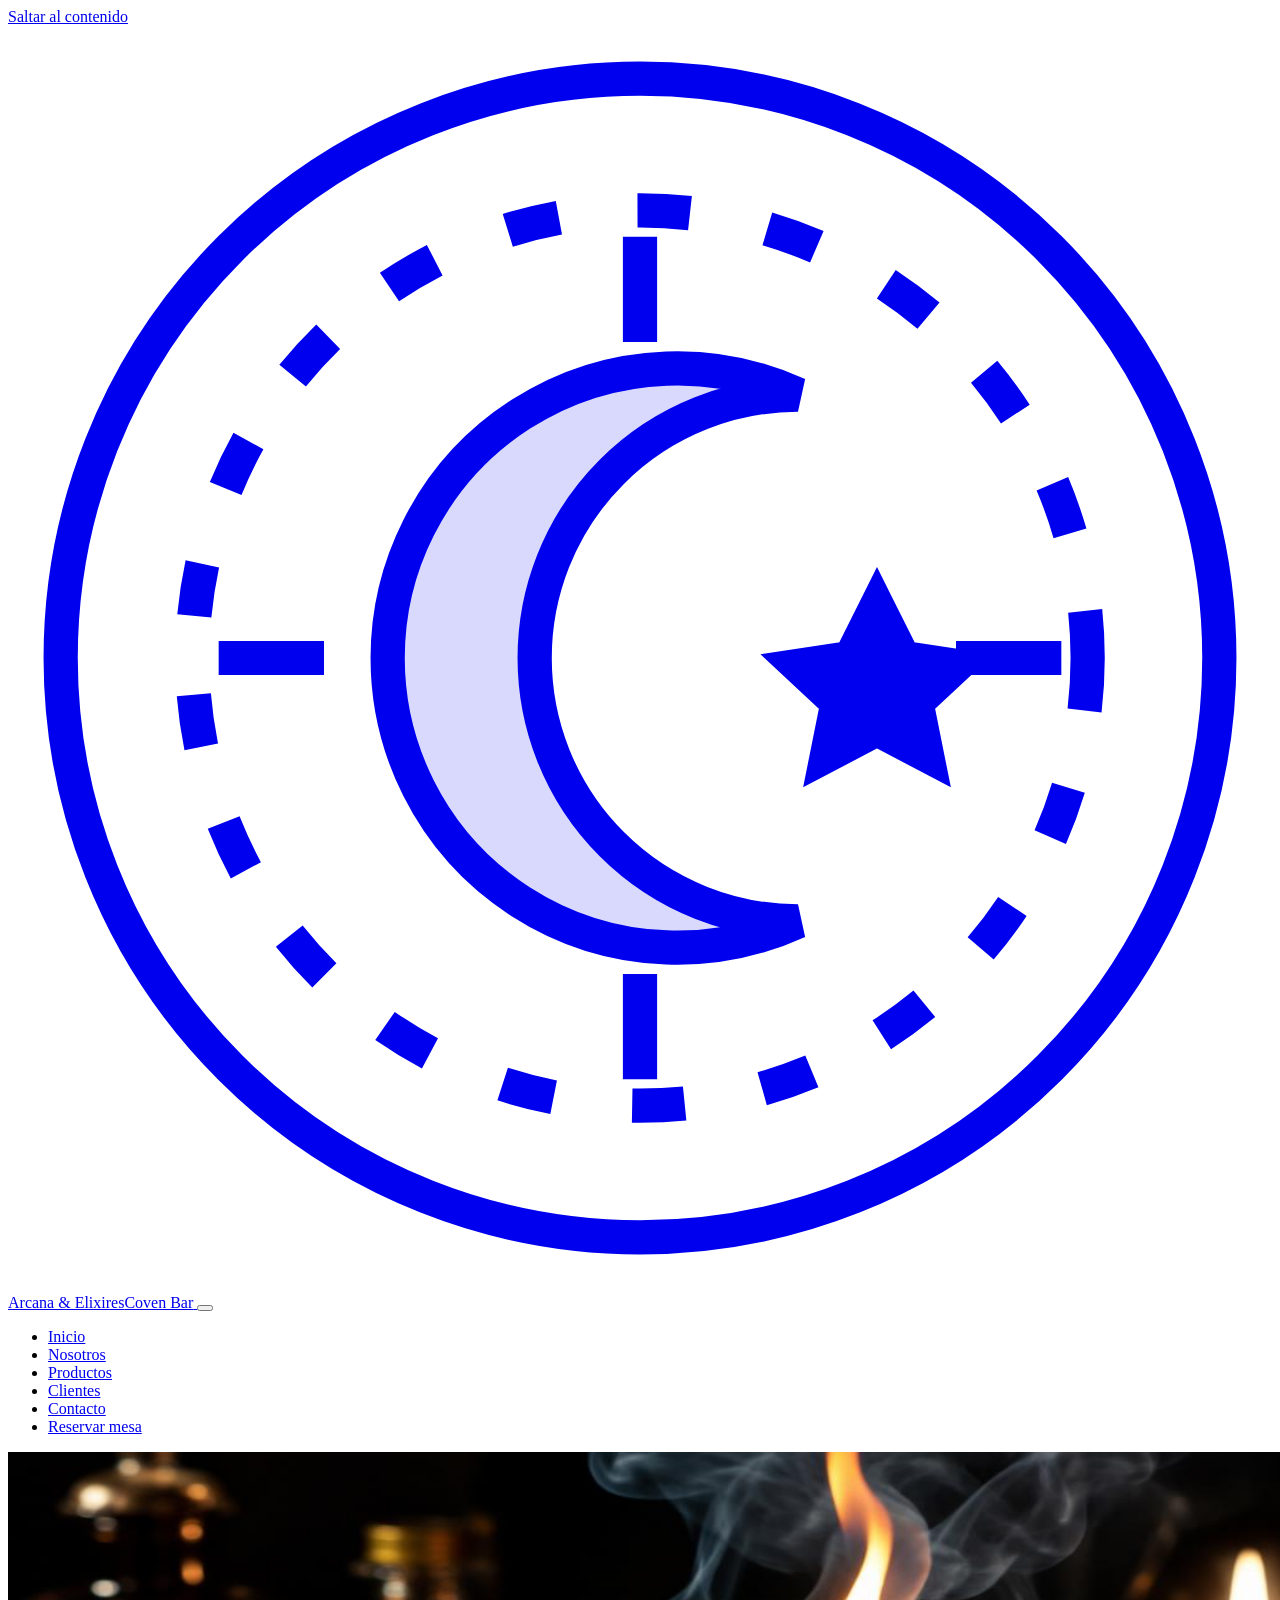
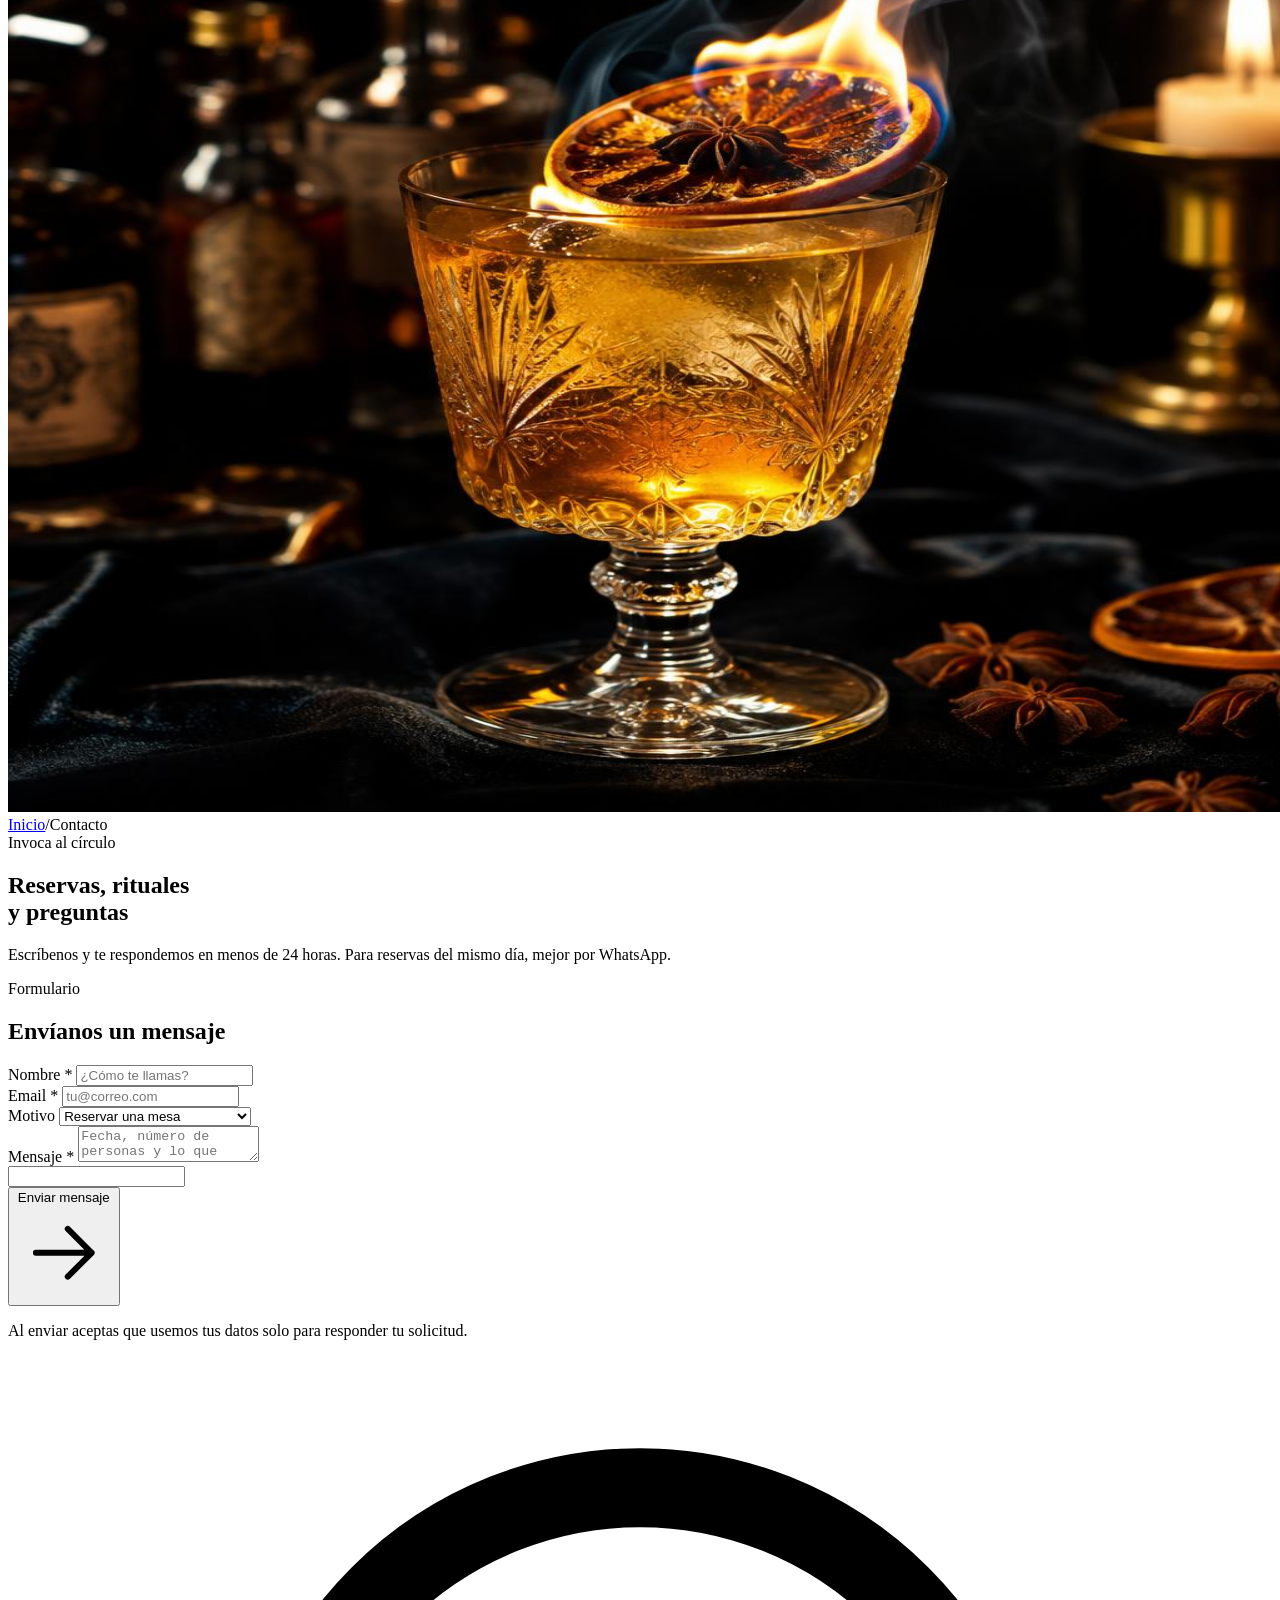
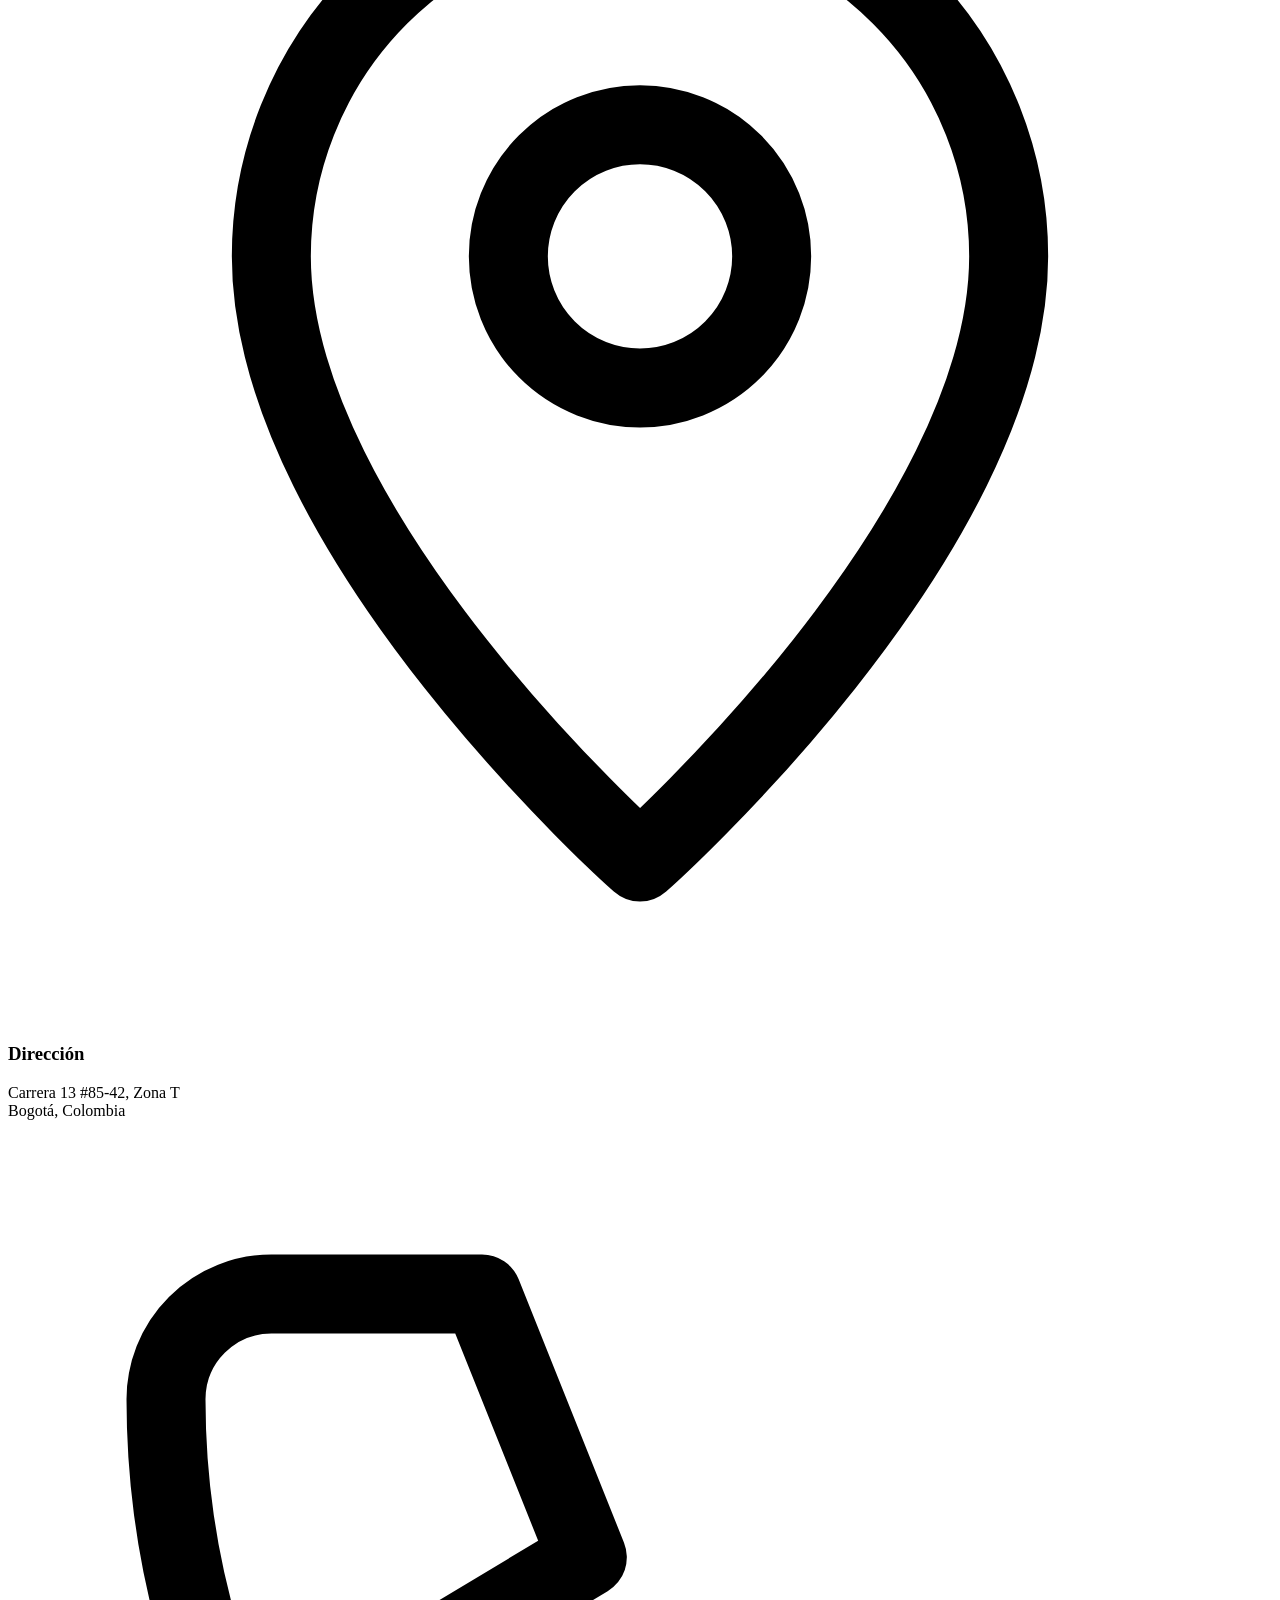
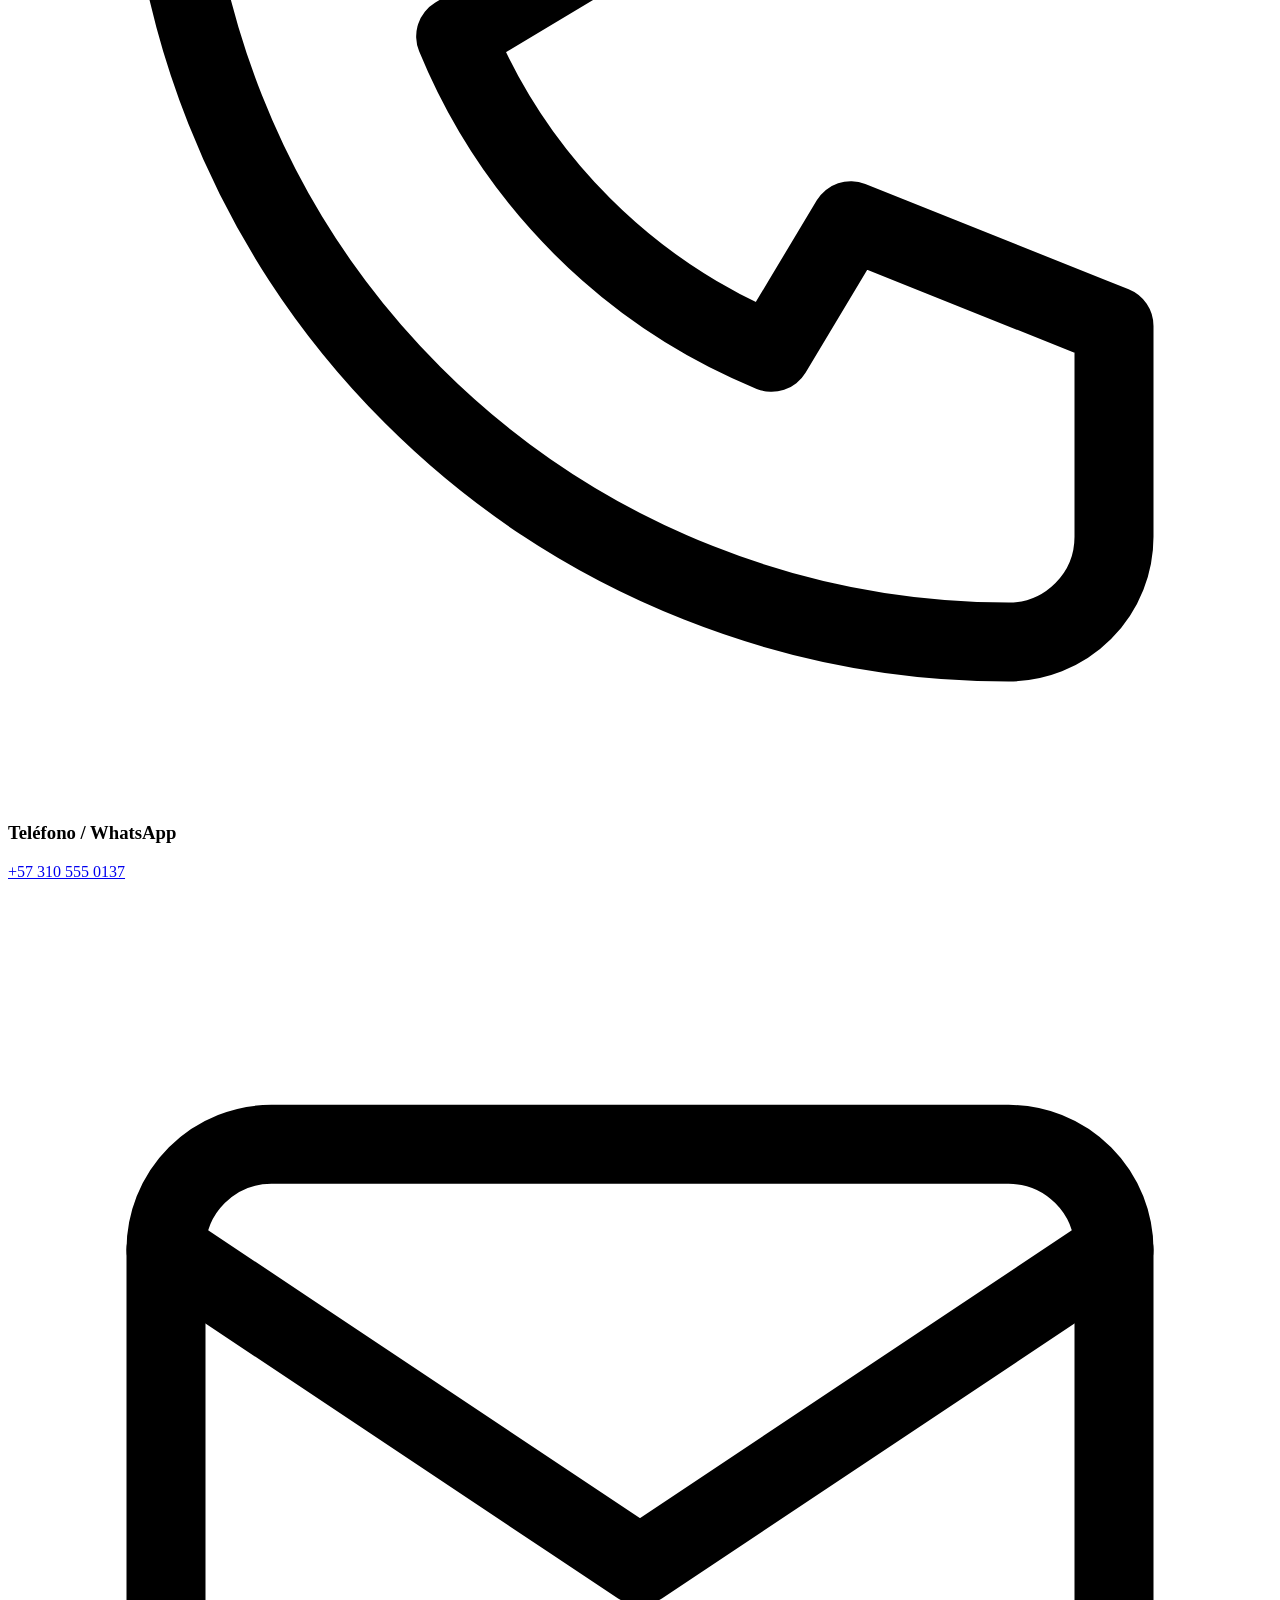
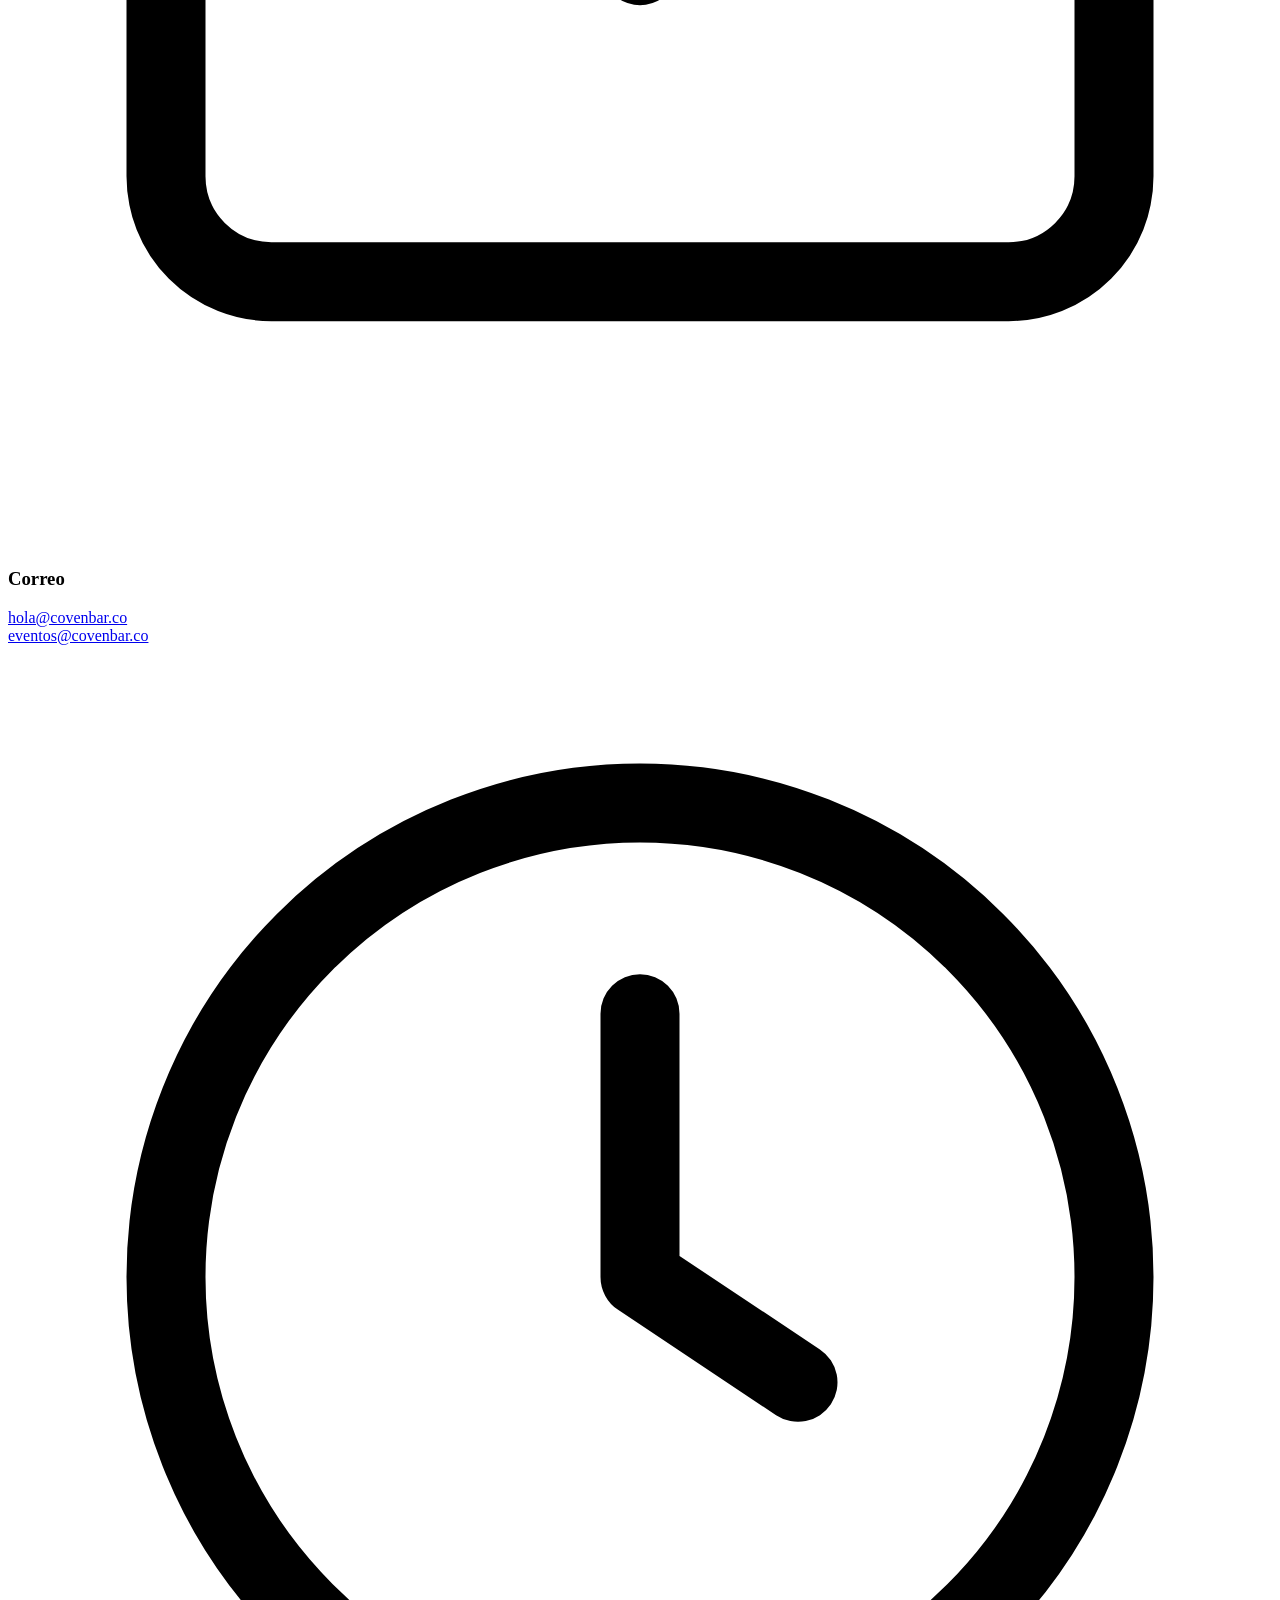
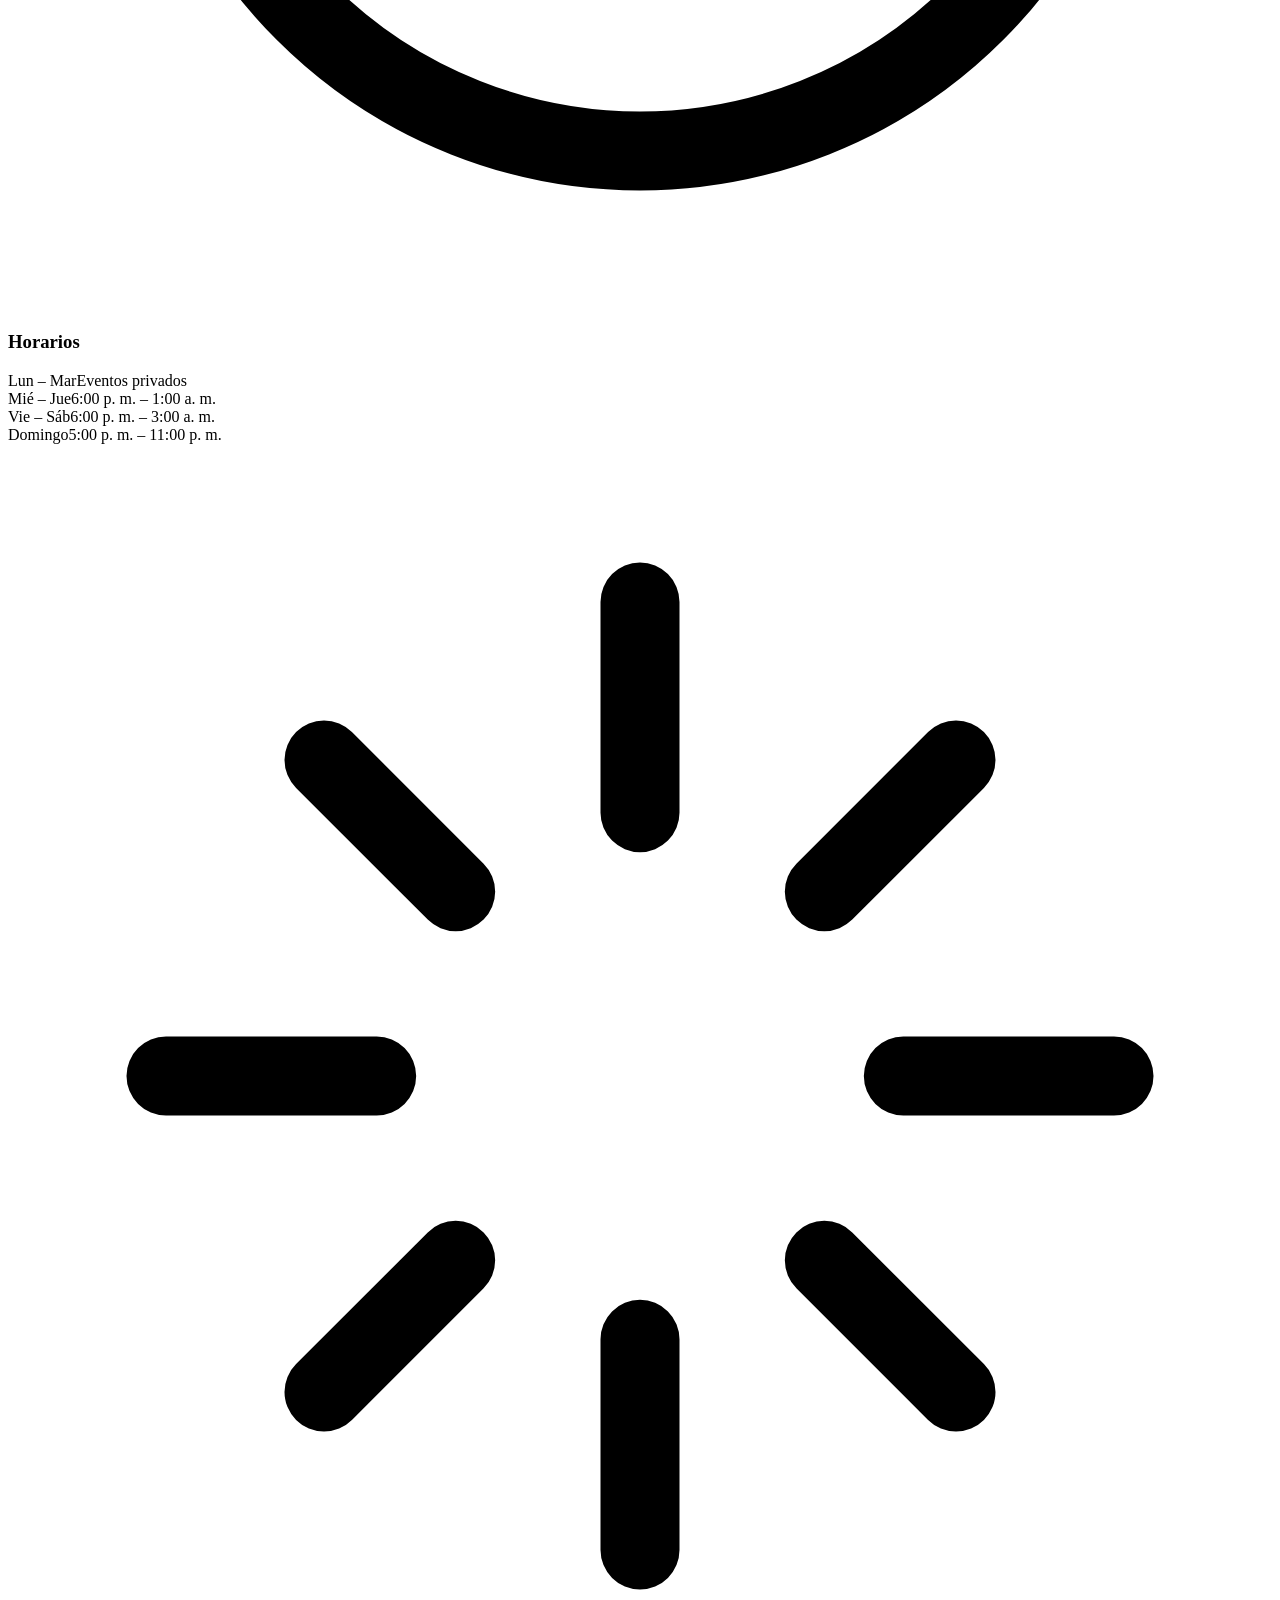
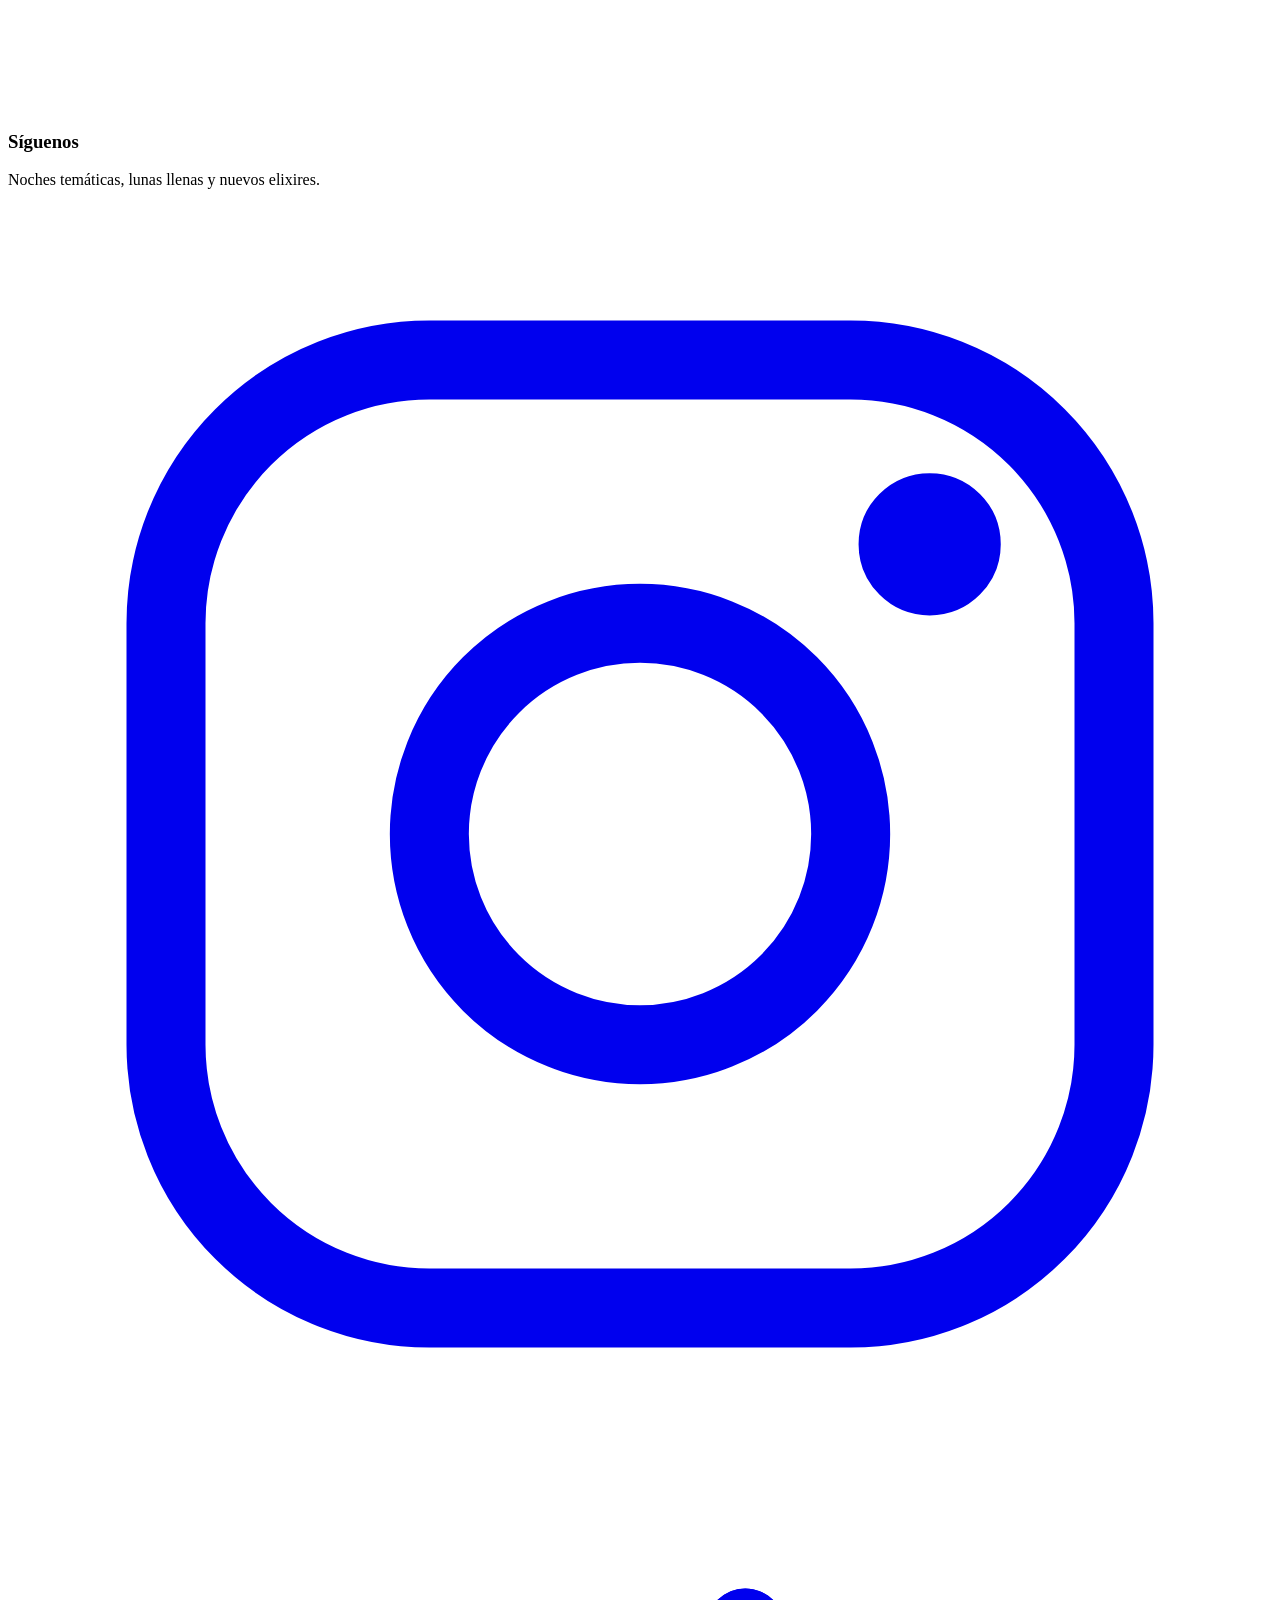
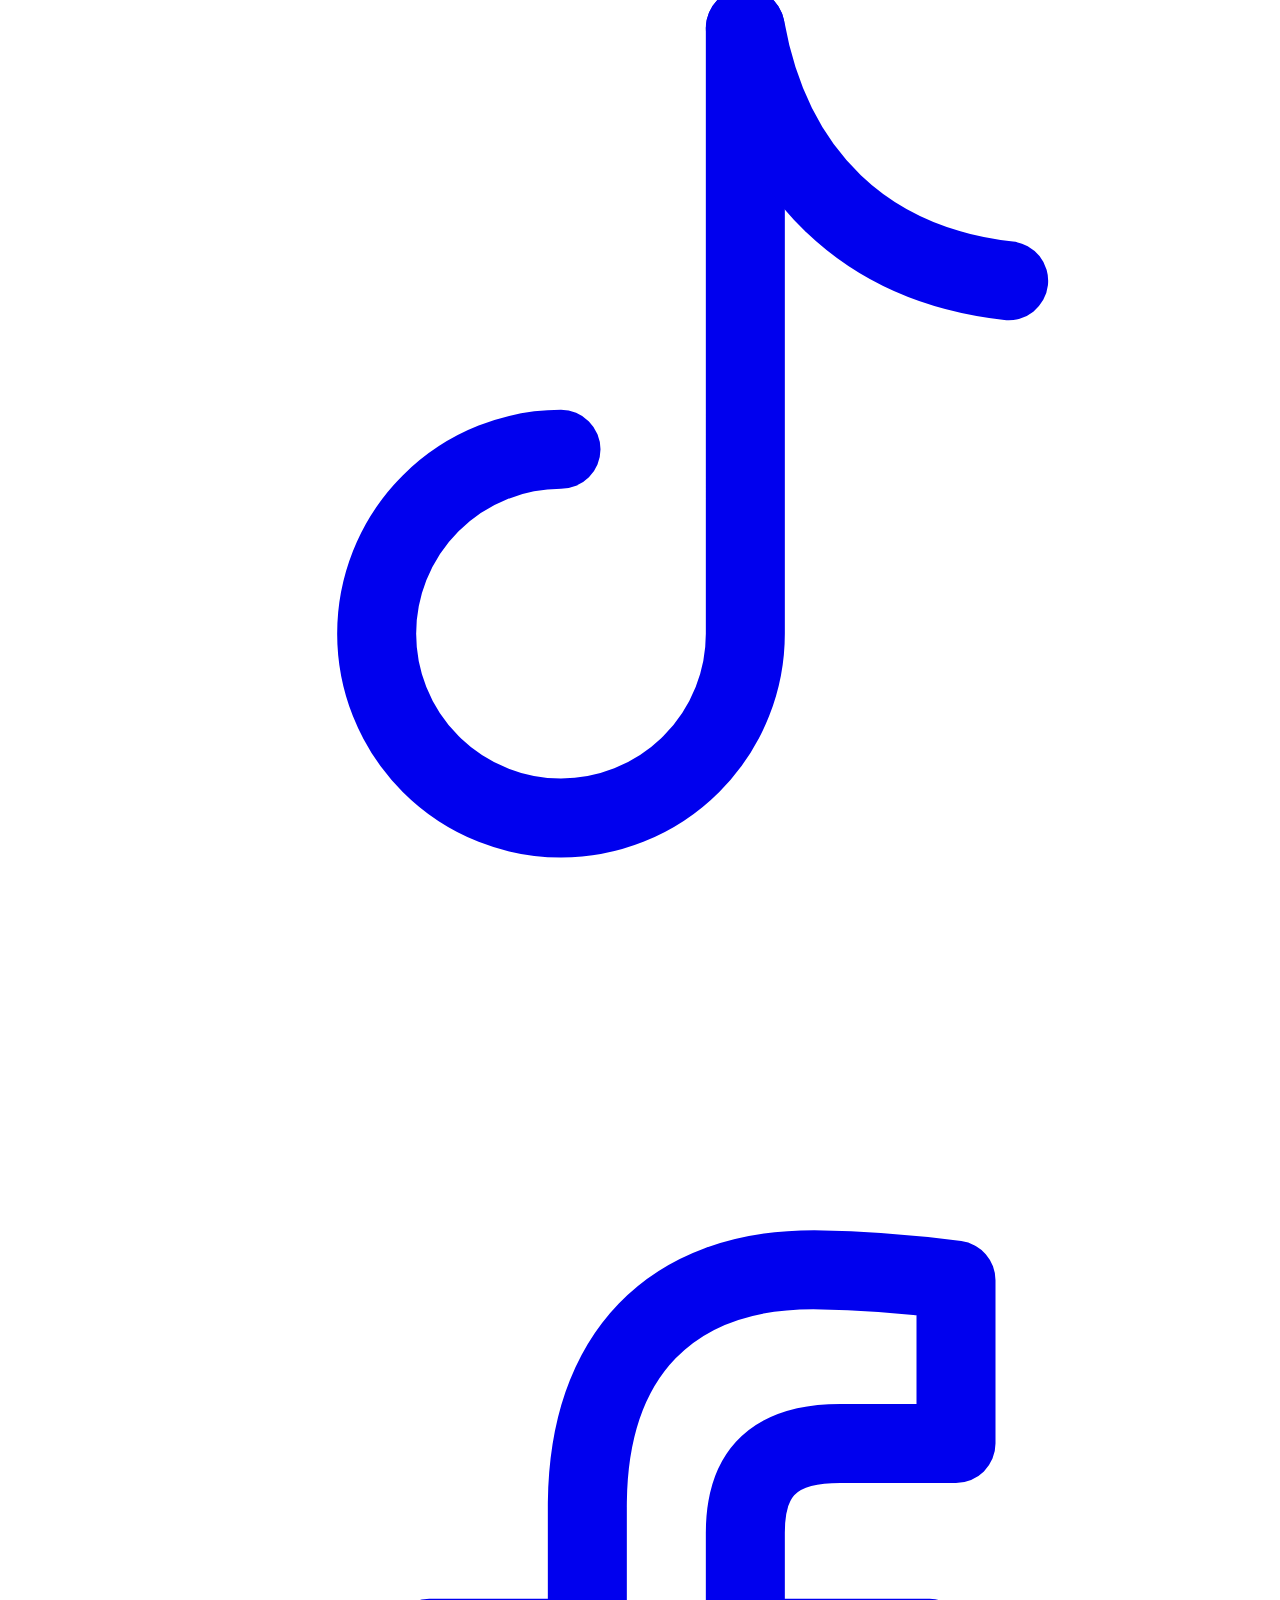
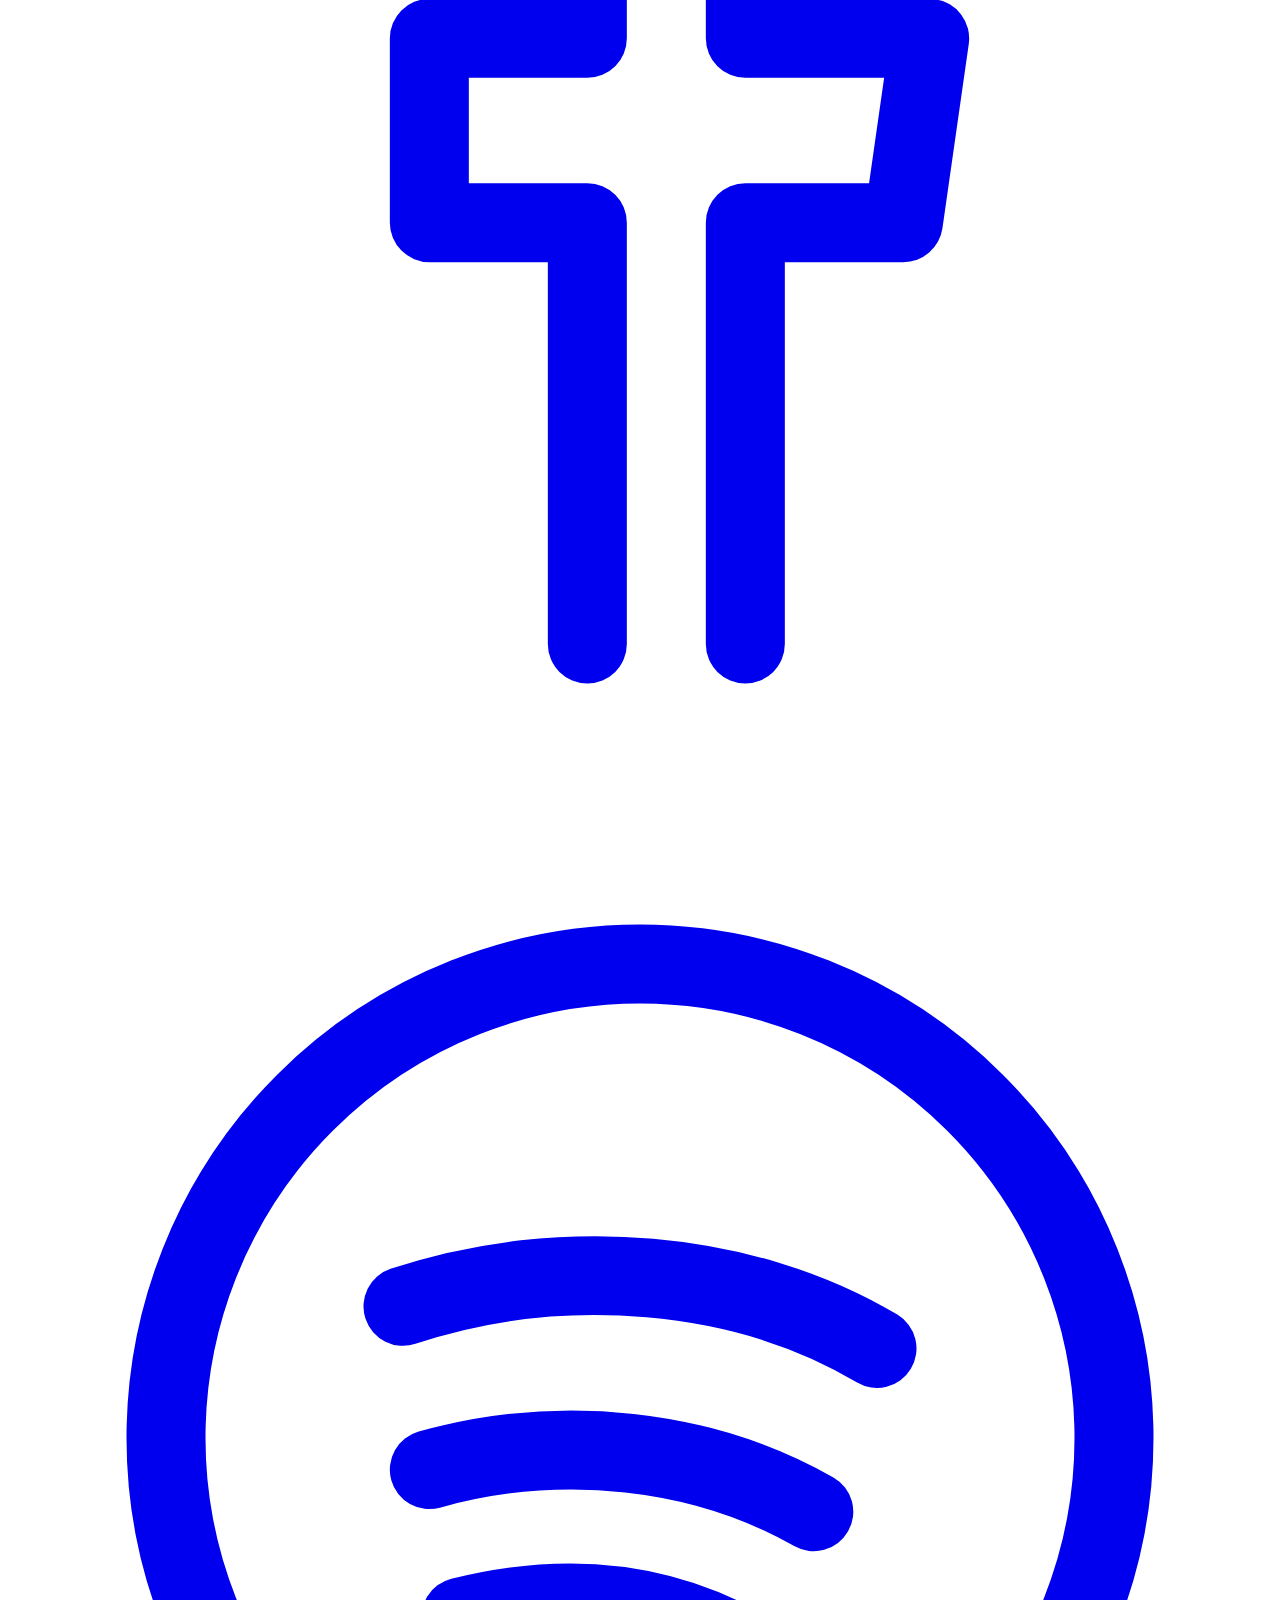
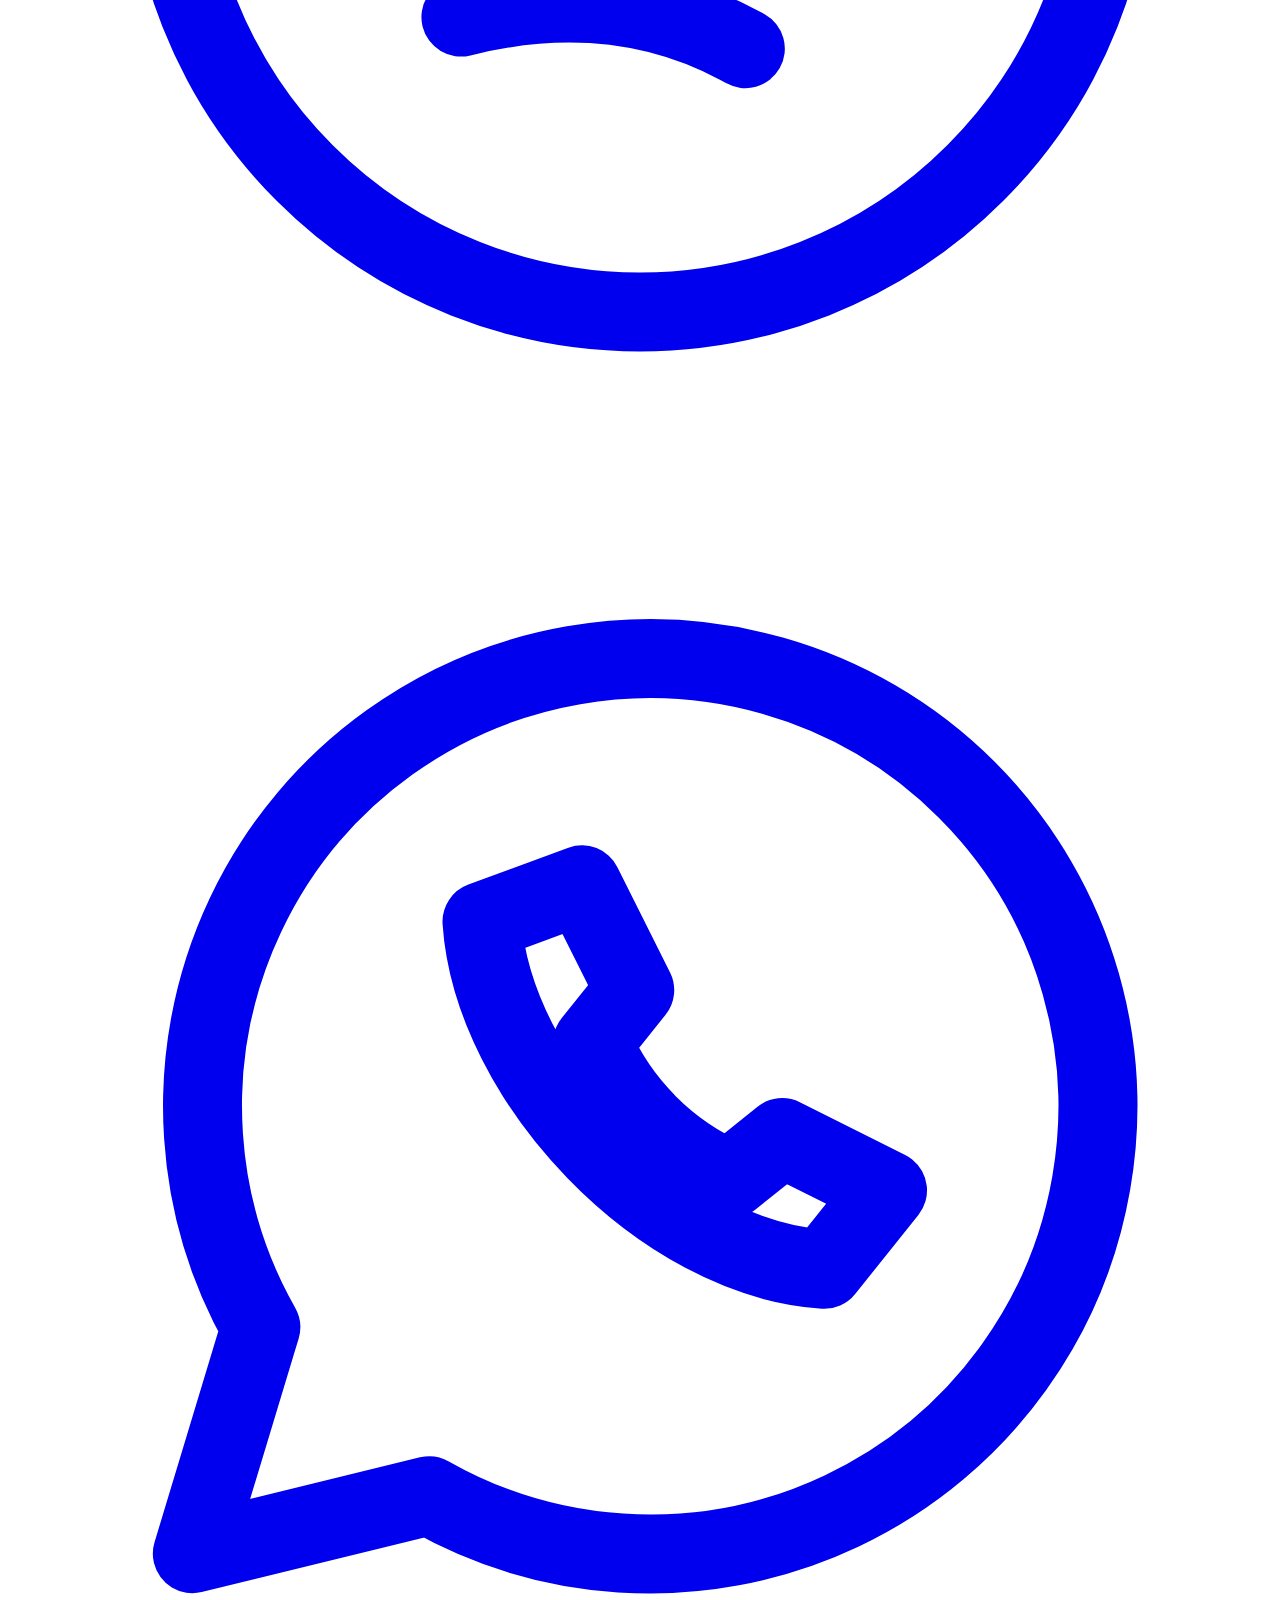
<file: contacto.html>
<!DOCTYPE html>
<html lang="es">
<head>
  <meta charset="utf-8">
  <meta name="viewport" content="width=device-width, initial-scale=1">
  <title>Contacto y reservas | Arcana & Elixires · Coven Bar</title>
  <meta name="description" content="Reserva tu mesa en Coven Bar, Zona T de Bogotá. Formulario de contacto, teléfono, WhatsApp, correo, horarios, mapa y redes sociales.">
  <meta name="theme-color" content="#0d0a0c">
  <meta property="og:type" content="website">
  <meta property="og:locale" content="es_CO">
  <meta property="og:site_name" content="Arcana &amp; Elixires · Coven Bar">
  <meta property="og:title" content="Contacto y reservas | Arcana & Elixires · Coven Bar">
  <meta property="og:description" content="Reserva tu mesa en Coven Bar, Zona T de Bogotá. Formulario de contacto, teléfono, WhatsApp, correo, horarios, mapa y redes sociales.">
  <meta property="og:image" content="img/hero.jpg">
  <meta name="twitter:card" content="summary_large_image">
  <link rel="icon" href="img/favicon.svg" type="image/svg+xml">
  <link rel="preconnect" href="https://fonts.googleapis.com">
  <link rel="preconnect" href="https://fonts.gstatic.com" crossorigin>
  <link href="https://fonts.googleapis.com/css2?family=Cormorant+Garamond:ital,wght@0,400;0,500;0,600;1,400;1,500&amp;family=Manrope:wght@400;500;600;700&amp;display=swap" rel="stylesheet">
  <link rel="stylesheet" href="css/styles.css">
  <script>document.documentElement.classList.add("js");</script>
</head>
<body class="">
<a class="skip-link" href="#main">Saltar al contenido</a>
<header class="site-header">
  <nav class="nav container" aria-label="Navegación principal">
    <a class="brand" href="index.html" aria-label="Arcana &amp; Elixires · Coven Bar — Inicio">
      <svg class="brand__mark" viewBox="0 0 48 48" fill="none" stroke="currentColor" stroke-width="1.3" aria-hidden="true">
<circle cx="24" cy="24" r="22"/><circle cx="24" cy="24" r="17" stroke-dasharray="2 3"/>
<path d="M30 14a11 11 0 1 0 0 20 9 9 0 0 1 0-20z" fill="currentColor" fill-opacity=".15"/>
<path d="M24 8v4M24 36v4M8 24h4M36 24h4"/><path d="M33 22l1 2 2 .3-1.5 1.4.4 2-1.9-1-1.9 1 .4-2-1.5-1.4 2-.3z" fill="currentColor"/></svg>
      <span class="brand__text"><span class="brand__name">Arcana &amp; Elixires</span><span class="brand__sub">Coven Bar</span></span>
    </a>
    <button class="nav__toggle" type="button" aria-expanded="false" aria-controls="nav-menu" aria-label="Abrir menú"><span></span></button>
    <ul class="nav__menu" id="nav-menu">
      <li><a class="nav__link" href="index.html">Inicio</a></li><li><a class="nav__link" href="nosotros.html">Nosotros</a></li><li><a class="nav__link" href="productos.html">Productos</a></li><li><a class="nav__link" href="clientes.html">Clientes</a></li><li><a class="nav__link" href="contacto.html" aria-current="page">Contacto</a></li>
      <li class="nav__cta"><a class="btn btn--primary btn--sm" href="contacto.html?motivo=reserva">Reservar mesa</a></li>
    </ul>
  </nav>
</header>
<main id="main">
<section class="page-hero">
  <div class="page-hero__media"><img src="img/elixir-oro.jpg" alt="" width="1280" height="960" fetchpriority="high"></div>
  <div class="container">
    <nav class="breadcrumb" aria-label="Ruta de navegación"><a href="index.html">Inicio</a><span aria-hidden="true">/</span><span aria-current="page">Contacto</span></nav>
    <span class="eyebrow">Invoca al círculo</span>
    <h1>Reservas, rituales <br>y <span class='text-gold'>preguntas</span></h1>
    <p class="lead">Escríbenos y te respondemos en menos de 24 horas. Para reservas del mismo día, mejor por WhatsApp.</p>
  </div>
</section>

<section class="section" aria-labelledby="form-title">
  <div class="container contact-grid">
    <div class="form-card reveal">
      <span class="eyebrow">Formulario</span>
      <h2 id="form-title" class="mt-1">Envíanos un mensaje</h2>
      <form class="form" id="contact-form" novalidate>
        <div class="form-row">
          <div class="field">
            <label for="nombre">Nombre <span class="req" aria-hidden="true">*</span></label>
            <input id="nombre" name="nombre" type="text" autocomplete="name" placeholder="¿Cómo te llamas?" required maxlength="80" aria-describedby="nombre-error">
            <span class="field__error" id="nombre-error" aria-live="polite"></span>
          </div>
          <div class="field">
            <label for="email">Email <span class="req" aria-hidden="true">*</span></label>
            <input id="email" name="email" type="email" autocomplete="email" placeholder="tu@correo.com" required maxlength="120" aria-describedby="email-error">
            <span class="field__error" id="email-error" aria-live="polite"></span>
          </div>
        </div>
        <div class="field">
          <label for="motivo">Motivo</label>
          <select id="motivo" name="motivo">
            <option value="reserva">Reservar una mesa</option>
            <option value="ritual">Lectura de tarot o ritual</option>
            <option value="taller">Taller de mixología</option>
            <option value="evento">Evento privado o corporativo</option>
            <option value="boutique">Boutique / Kit en casa</option>
            <option value="otro">Otro motivo</option>
          </select>
        </div>
        <div class="field">
          <label for="mensaje">Mensaje <span class="req" aria-hidden="true">*</span></label>
          <textarea id="mensaje" name="mensaje" placeholder="Fecha, número de personas y lo que imaginas para tu noche…" required maxlength="1000" aria-describedby="mensaje-error"></textarea>
          <span class="field__error" id="mensaje-error" aria-live="polite"></span>
        </div>
        <input type="text" name="_gotcha" tabindex="-1" autocomplete="off" class="sr-only" aria-hidden="true">
        <div class="form-status" role="status"></div>
        <button class="btn btn--primary btn--block" type="submit">Enviar mensaje <svg viewBox="0 0 24 24" fill="none" stroke="currentColor" stroke-width="1.5" stroke-linecap="round" stroke-linejoin="round" aria-hidden="true"><path d="M5 12h14M13 6l6 6-6 6"/></svg></button>
        <p class="age-note">Al enviar aceptas que usemos tus datos solo para responder tu solicitud.</p>
      </form>
    </div>

    <aside class="info-list" aria-label="Datos de contacto">
      <div class="info-item reveal"><span class="icon-badge"><svg viewBox="0 0 24 24" fill="none" stroke="currentColor" stroke-width="1.5" stroke-linecap="round" stroke-linejoin="round" aria-hidden="true"><path d="M12 21s-7-6.2-7-11.5a7 7 0 0 1 14 0C19 14.8 12 21 12 21z"/><circle cx="12" cy="9.5" r="2.5"/></svg></span><div><h3>Dirección</h3><p>Carrera 13 #85-42, Zona T<br>Bogotá, Colombia</p></div></div>
      <div class="info-item reveal" style="--delay:.06s"><span class="icon-badge"><svg viewBox="0 0 24 24" fill="none" stroke="currentColor" stroke-width="1.5" stroke-linecap="round" stroke-linejoin="round" aria-hidden="true"><path d="M5 3h4l2 5-2.5 1.5a11 11 0 0 0 6 6L16 13l5 2v4a2 2 0 0 1-2 2A16 16 0 0 1 3 5a2 2 0 0 1 2-2z"/></svg></span><div><h3>Teléfono / WhatsApp</h3><a href="tel:+573105550137">+57 310 555 0137</a></div></div>
      <div class="info-item reveal" style="--delay:.12s"><span class="icon-badge"><svg viewBox="0 0 24 24" fill="none" stroke="currentColor" stroke-width="1.5" stroke-linecap="round" stroke-linejoin="round" aria-hidden="true"><rect x="3" y="5" width="18" height="14" rx="2"/><path d="M3 7l9 6 9-6"/></svg></span><div><h3>Correo</h3><a href="mailto:hola@covenbar.co">hola@covenbar.co</a><br><a href="mailto:eventos@covenbar.co">eventos@covenbar.co</a></div></div>
      <div class="info-item reveal" style="--delay:.18s"><span class="icon-badge"><svg viewBox="0 0 24 24" fill="none" stroke="currentColor" stroke-width="1.5" stroke-linecap="round" stroke-linejoin="round" aria-hidden="true"><circle cx="12" cy="12" r="9"/><path d="M12 7v5l3 2"/></svg></span><div style="flex:1"><h3>Horarios</h3>
        <div class="hours">
          <div><span>Lun – Mar</span><span>Eventos privados</span></div>
          <div><span>Mié – Jue</span><span>6:00 p. m. – 1:00 a. m.</span></div>
          <div><span>Vie – Sáb</span><span>6:00 p. m. – 3:00 a. m.</span></div>
          <div><span>Domingo</span><span>5:00 p. m. – 11:00 p. m.</span></div>
        </div></div></div>
      <div class="info-item reveal" style="--delay:.24s"><span class="icon-badge"><svg viewBox="0 0 24 24" fill="none" stroke="currentColor" stroke-width="1.5" stroke-linecap="round" stroke-linejoin="round" aria-hidden="true"><path d="M12 3v4M12 17v4M3 12h4M17 12h4M6 6l2.5 2.5M15.5 15.5L18 18M6 18l2.5-2.5M15.5 8.5L18 6"/></svg></span><div><h3>Síguenos</h3><p style="margin-bottom:.8rem">Noches temáticas, lunas llenas y nuevos elixires.</p><div class="socials "><a class="social" href="https://instagram.com/covenbar.co" target="_blank" rel="noopener" aria-label="Instagram de Coven Bar"><svg viewBox="0 0 24 24" fill="none" stroke="currentColor" stroke-width="1.5" stroke-linecap="round" stroke-linejoin="round" aria-hidden="true"><rect x="3" y="3" width="18" height="18" rx="5"/><circle cx="12" cy="12" r="4"/><circle cx="17.5" cy="6.5" r=".6" fill="currentColor"/></svg></a><a class="social" href="https://tiktok.com/@covenbar.co" target="_blank" rel="noopener" aria-label="TikTok de Coven Bar"><svg viewBox="0 0 24 24" fill="none" stroke="currentColor" stroke-width="1.5" stroke-linecap="round" stroke-linejoin="round" aria-hidden="true"><path d="M14 3v11.5a3.5 3.5 0 1 1-3.5-3.5"/><path d="M14 3c.5 2.8 2.3 4.5 5 4.8"/></svg></a><a class="social" href="https://facebook.com/covenbar.co" target="_blank" rel="noopener" aria-label="Facebook de Coven Bar"><svg viewBox="0 0 24 24" fill="none" stroke="currentColor" stroke-width="1.5" stroke-linecap="round" stroke-linejoin="round" aria-hidden="true"><path d="M14 21v-8h3l.5-3.5H14V7.5c0-1 .4-1.7 1.8-1.7H18V2.7A22 22 0 0 0 15.3 2.5C12.6 2.5 11 4.1 11 7v2.5H8V13h3v8"/></svg></a><a class="social" href="https://open.spotify.com/" target="_blank" rel="noopener" aria-label="Spotify de Coven Bar"><svg viewBox="0 0 24 24" fill="none" stroke="currentColor" stroke-width="1.5" stroke-linecap="round" stroke-linejoin="round" aria-hidden="true"><circle cx="12" cy="12" r="9"/><path d="M7.5 9.5c3-1 6.5-.7 9 .8M8 12.6c2.5-.7 5.2-.4 7.3.8M8.6 15.4c2-.5 3.8-.3 5.4.6"/></svg></a><a class="social" href="https://wa.me/573105550137" target="_blank" rel="noopener" aria-label="WhatsApp de Coven Bar"><svg viewBox="0 0 24 24" fill="none" stroke="currentColor" stroke-width="1.5" stroke-linecap="round" stroke-linejoin="round" aria-hidden="true"><path d="M3.5 20.5l1.3-4.3A8.5 8.5 0 1 1 8 19.4z"/><path d="M9 8.5c.2 3 3.4 6.4 6.5 6.6l1.2-1.5-2-1-1 .8a5 5 0 0 1-2.6-2.6l.8-1-1-2z"/></svg></a></div></div></div>
    </aside>
  </div>

  <div class="container">
    <div class="map reveal">
      <iframe title="Mapa de ubicación de Coven Bar en la Zona T de Bogotá" loading="lazy" referrerpolicy="no-referrer-when-downgrade"
        src="https://www.openstreetmap.org/export/embed.html?bbox=-74.0605%2C4.6625%2C-74.0465%2C4.6712&amp;layer=mapnik&amp;marker=4.66685%2C-74.05350"></iframe>
    </div>
    <p class="center mt-1"><a class="link-arrow" href="https://www.google.com/maps/search/?api=1&amp;query=Carrera+13+%2385-42+Bogota" target="_blank" rel="noopener">Cómo llegar con Google Maps <svg viewBox="0 0 24 24" fill="none" stroke="currentColor" stroke-width="1.5" stroke-linecap="round" stroke-linejoin="round" aria-hidden="true"><path d="M5 12h14M13 6l6 6-6 6"/></svg></a></p>
  </div>
</section>
</main>
<footer class="site-footer">
  <div class="container">
    <div class="footer-grid">
      <div class="footer-about">
        <a class="brand" href="index.html" aria-label="Arcana &amp; Elixires — Inicio"><svg class="brand__mark" viewBox="0 0 48 48" fill="none" stroke="currentColor" stroke-width="1.3" aria-hidden="true">
<circle cx="24" cy="24" r="22"/><circle cx="24" cy="24" r="17" stroke-dasharray="2 3"/>
<path d="M30 14a11 11 0 1 0 0 20 9 9 0 0 1 0-20z" fill="currentColor" fill-opacity=".15"/>
<path d="M24 8v4M24 36v4M8 24h4M36 24h4"/><path d="M33 22l1 2 2 .3-1.5 1.4.4 2-1.9-1-1.9 1 .4-2-1.5-1.4 2-.3z" fill="currentColor"/></svg><span class="brand__text"><span class="brand__name">Arcana &amp; Elixires</span><span class="brand__sub">Coven Bar</span></span></a>
        <p>Coctelería de autor, rituales modernos y noches inmersivas en el corazón de Bogotá. Un refugio para quienes prefieren la luz de las velas.</p>
        <div class="socials "><a class="social" href="https://instagram.com/covenbar.co" target="_blank" rel="noopener" aria-label="Instagram de Coven Bar"><svg viewBox="0 0 24 24" fill="none" stroke="currentColor" stroke-width="1.5" stroke-linecap="round" stroke-linejoin="round" aria-hidden="true"><rect x="3" y="3" width="18" height="18" rx="5"/><circle cx="12" cy="12" r="4"/><circle cx="17.5" cy="6.5" r=".6" fill="currentColor"/></svg></a><a class="social" href="https://tiktok.com/@covenbar.co" target="_blank" rel="noopener" aria-label="TikTok de Coven Bar"><svg viewBox="0 0 24 24" fill="none" stroke="currentColor" stroke-width="1.5" stroke-linecap="round" stroke-linejoin="round" aria-hidden="true"><path d="M14 3v11.5a3.5 3.5 0 1 1-3.5-3.5"/><path d="M14 3c.5 2.8 2.3 4.5 5 4.8"/></svg></a><a class="social" href="https://facebook.com/covenbar.co" target="_blank" rel="noopener" aria-label="Facebook de Coven Bar"><svg viewBox="0 0 24 24" fill="none" stroke="currentColor" stroke-width="1.5" stroke-linecap="round" stroke-linejoin="round" aria-hidden="true"><path d="M14 21v-8h3l.5-3.5H14V7.5c0-1 .4-1.7 1.8-1.7H18V2.7A22 22 0 0 0 15.3 2.5C12.6 2.5 11 4.1 11 7v2.5H8V13h3v8"/></svg></a><a class="social" href="https://open.spotify.com/" target="_blank" rel="noopener" aria-label="Spotify de Coven Bar"><svg viewBox="0 0 24 24" fill="none" stroke="currentColor" stroke-width="1.5" stroke-linecap="round" stroke-linejoin="round" aria-hidden="true"><circle cx="12" cy="12" r="9"/><path d="M7.5 9.5c3-1 6.5-.7 9 .8M8 12.6c2.5-.7 5.2-.4 7.3.8M8.6 15.4c2-.5 3.8-.3 5.4.6"/></svg></a><a class="social" href="https://wa.me/573105550137" target="_blank" rel="noopener" aria-label="WhatsApp de Coven Bar"><svg viewBox="0 0 24 24" fill="none" stroke="currentColor" stroke-width="1.5" stroke-linecap="round" stroke-linejoin="round" aria-hidden="true"><path d="M3.5 20.5l1.3-4.3A8.5 8.5 0 1 1 8 19.4z"/><path d="M9 8.5c.2 3 3.4 6.4 6.5 6.6l1.2-1.5-2-1-1 .8a5 5 0 0 1-2.6-2.6l.8-1-1-2z"/></svg></a></div>
      </div>
      <div class="footer-col">
        <h2>Explora</h2>
        <ul><li><a href="index.html">Inicio</a></li><li><a href="nosotros.html">Nosotros</a></li><li><a href="productos.html">Productos</a></li><li><a href="clientes.html">Clientes</a></li><li><a href="contacto.html">Contacto</a></li></ul>
      </div>
      <div class="footer-col">
        <h2>Grimorio</h2>
        <ul>
          <li><a href="productos.html#elixires">Elixires de autor</a></li>
          <li><a href="productos.html#rituales">Rituales y tarot</a></li>
          <li><a href="productos.html#experiencias">Experiencias y eventos</a></li>
          <li><a href="productos.html#boutique">Boutique</a></li>
        </ul>
      </div>
      <div class="footer-col">
        <h2>Visítanos</h2>
        <ul>
          <li>Carrera 13 #85-42, Zona T, Bogotá</li>
          <li><a href="tel:+573105550137">+57 310 555 0137</a></li>
          <li><a href="mailto:hola@covenbar.co">hola@covenbar.co</a></li>
          <li>Mié a dom · desde las 6:00 p. m.</li>
        </ul>
      </div>
    </div>
    <div class="footer-bottom">
      <p>© <span data-year>2026</span> Arcana &amp; Elixires · Coven Bar. Todos los derechos reservados.</p>
      <p class="age-note">El exceso de alcohol es perjudicial para la salud. Prohibido el expendio de bebidas alcohólicas a menores de edad. Ingreso +18.</p>
    </div>
  </div>
</footer>
<a class="float-wa" href="https://wa.me/573105550137?text=Hola%20Coven%20Bar%2C%20quiero%20reservar" target="_blank" rel="noopener" aria-label="Escríbenos por WhatsApp"><svg viewBox="0 0 24 24" fill="none" stroke="currentColor" stroke-width="1.5" stroke-linecap="round" stroke-linejoin="round" aria-hidden="true"><path d="M3.5 20.5l1.3-4.3A8.5 8.5 0 1 1 8 19.4z"/><path d="M9 8.5c.2 3 3.4 6.4 6.5 6.6l1.2-1.5-2-1-1 .8a5 5 0 0 1-2.6-2.6l.8-1-1-2z"/></svg></a>
<script src="js/main.js" defer></script>
</body>
</html>
</file>
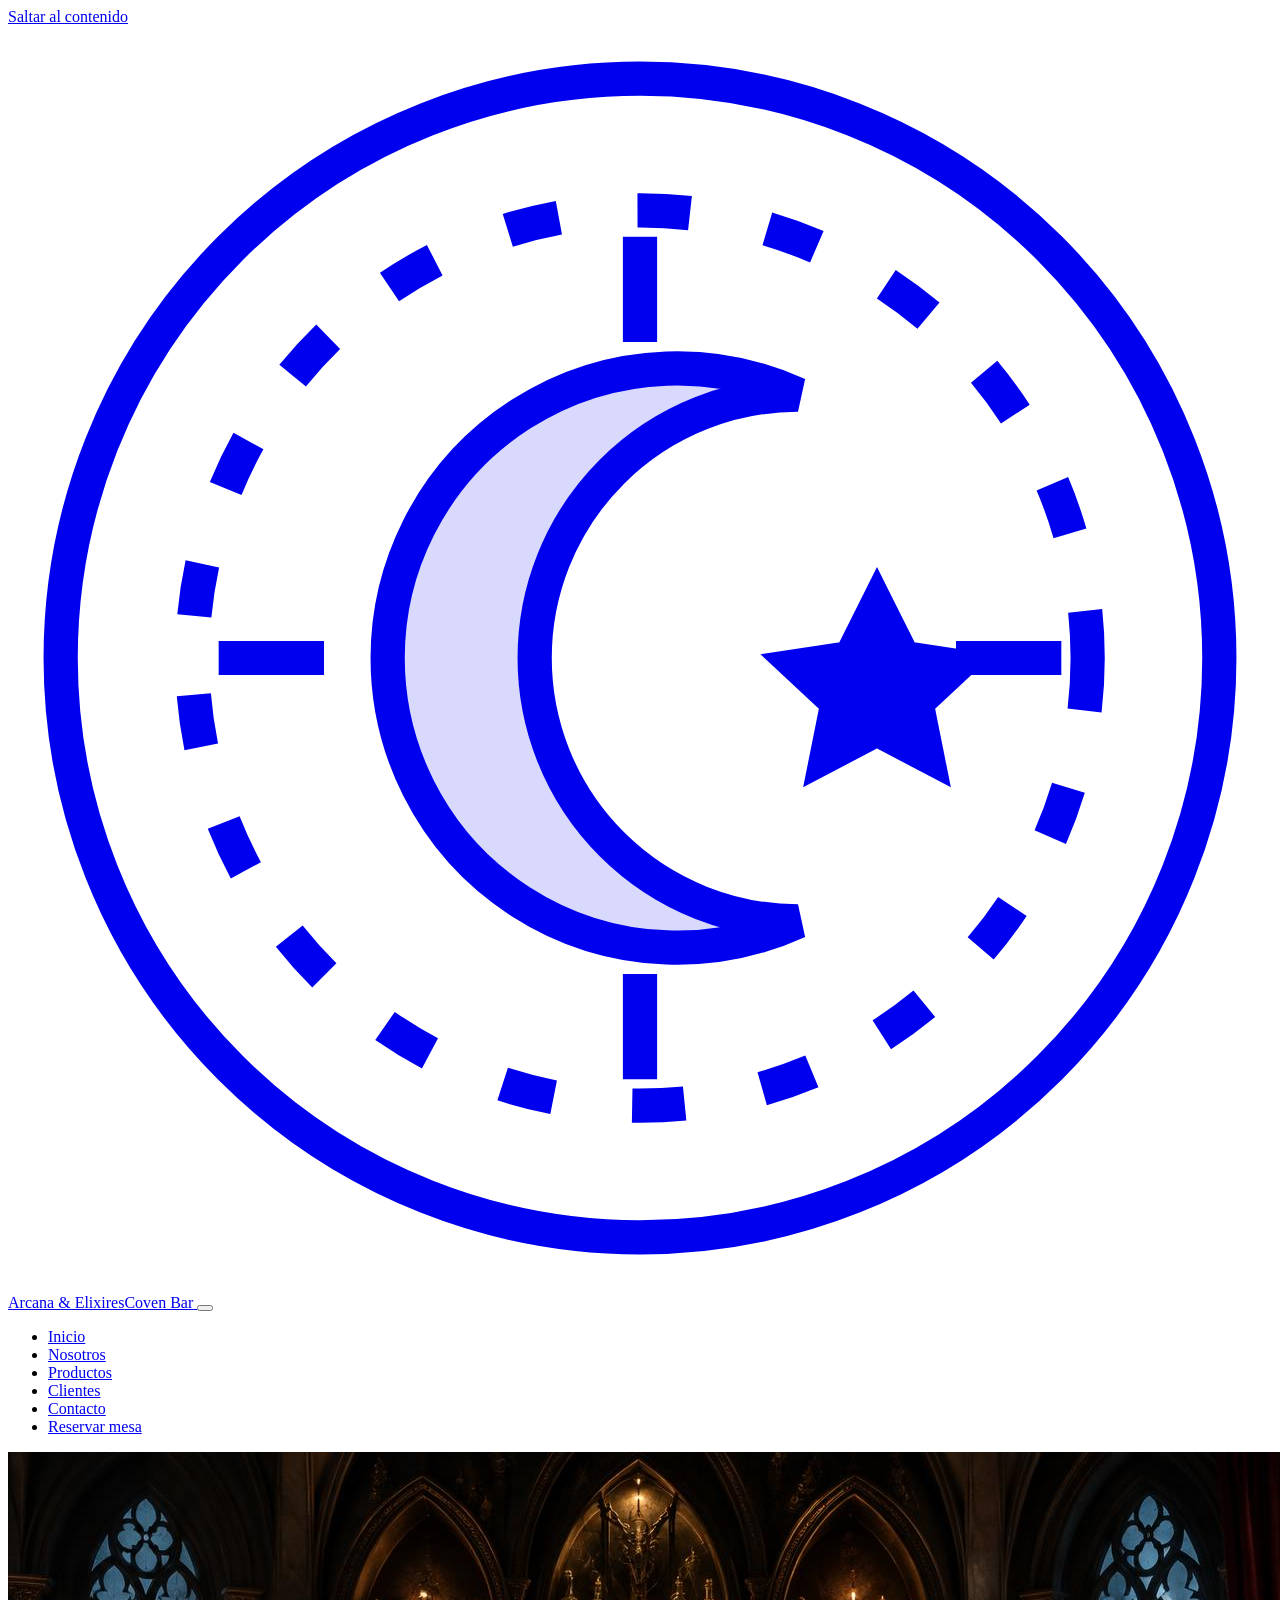
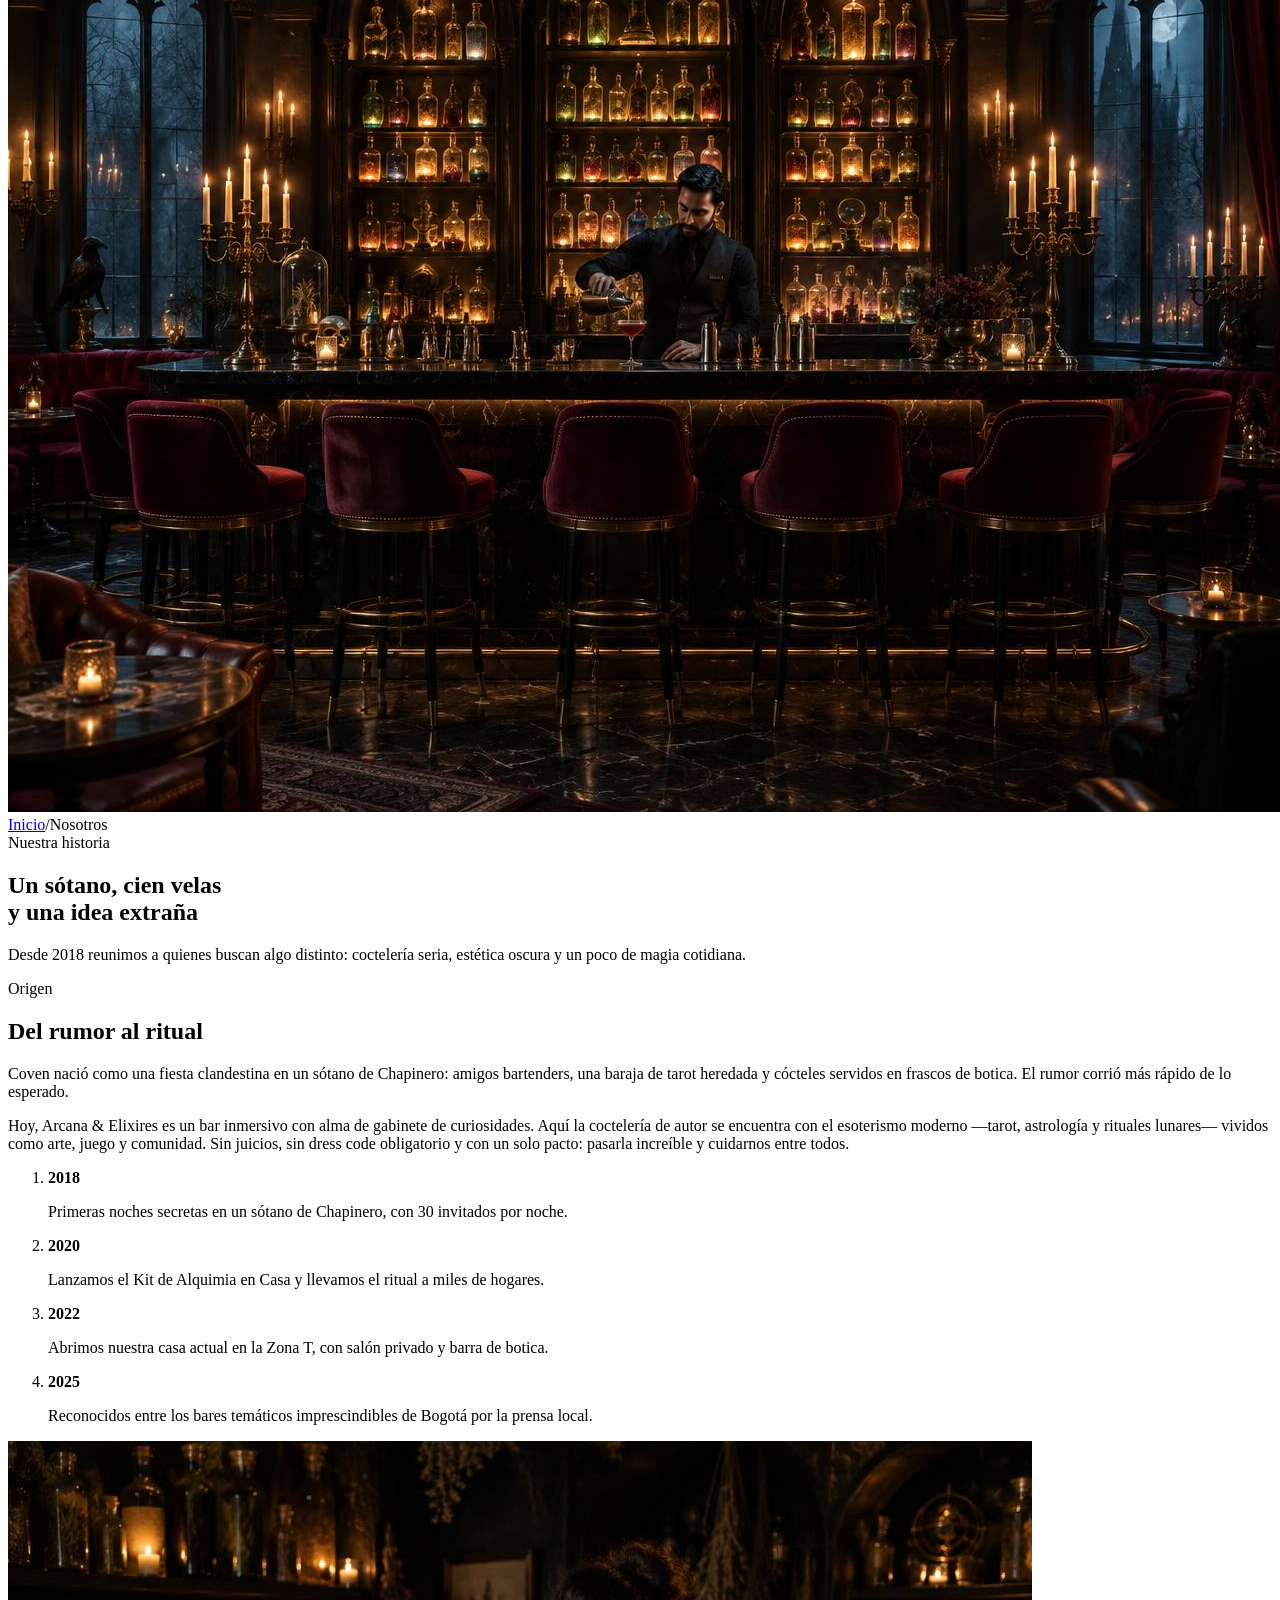
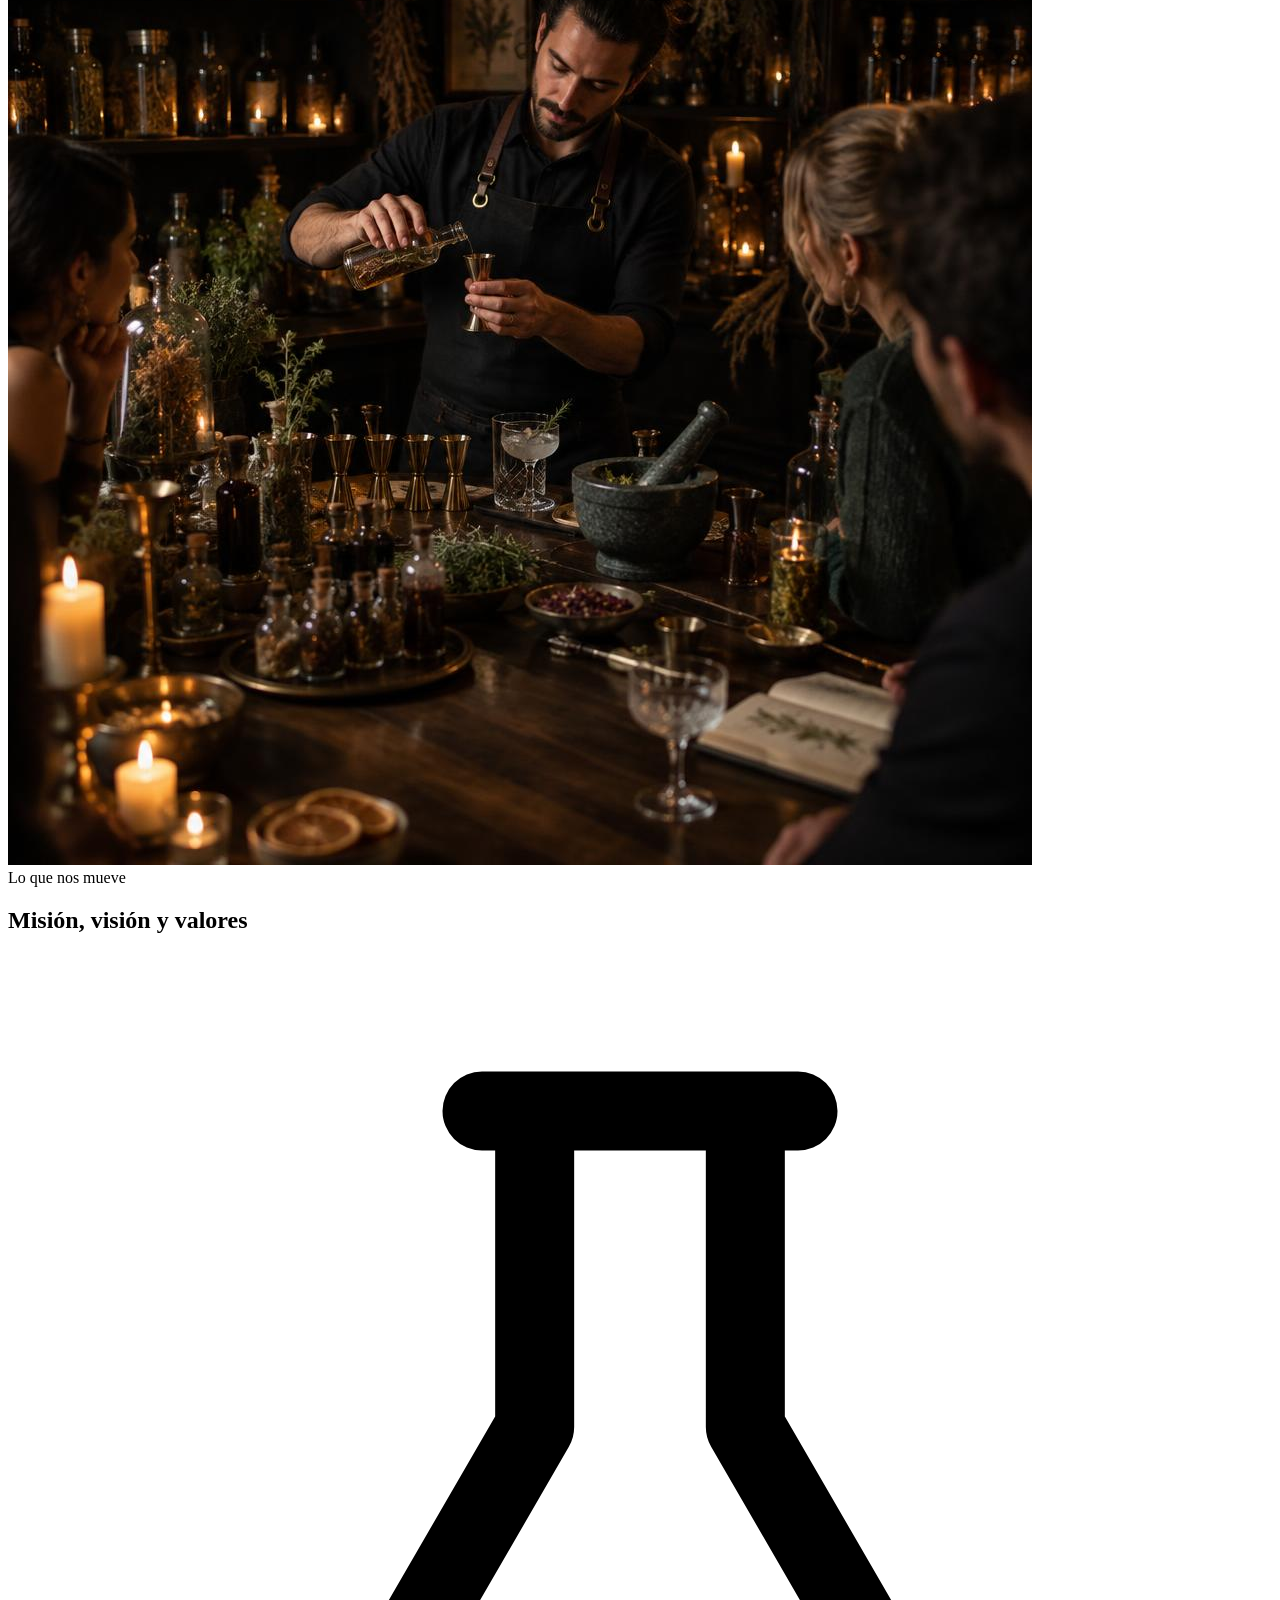
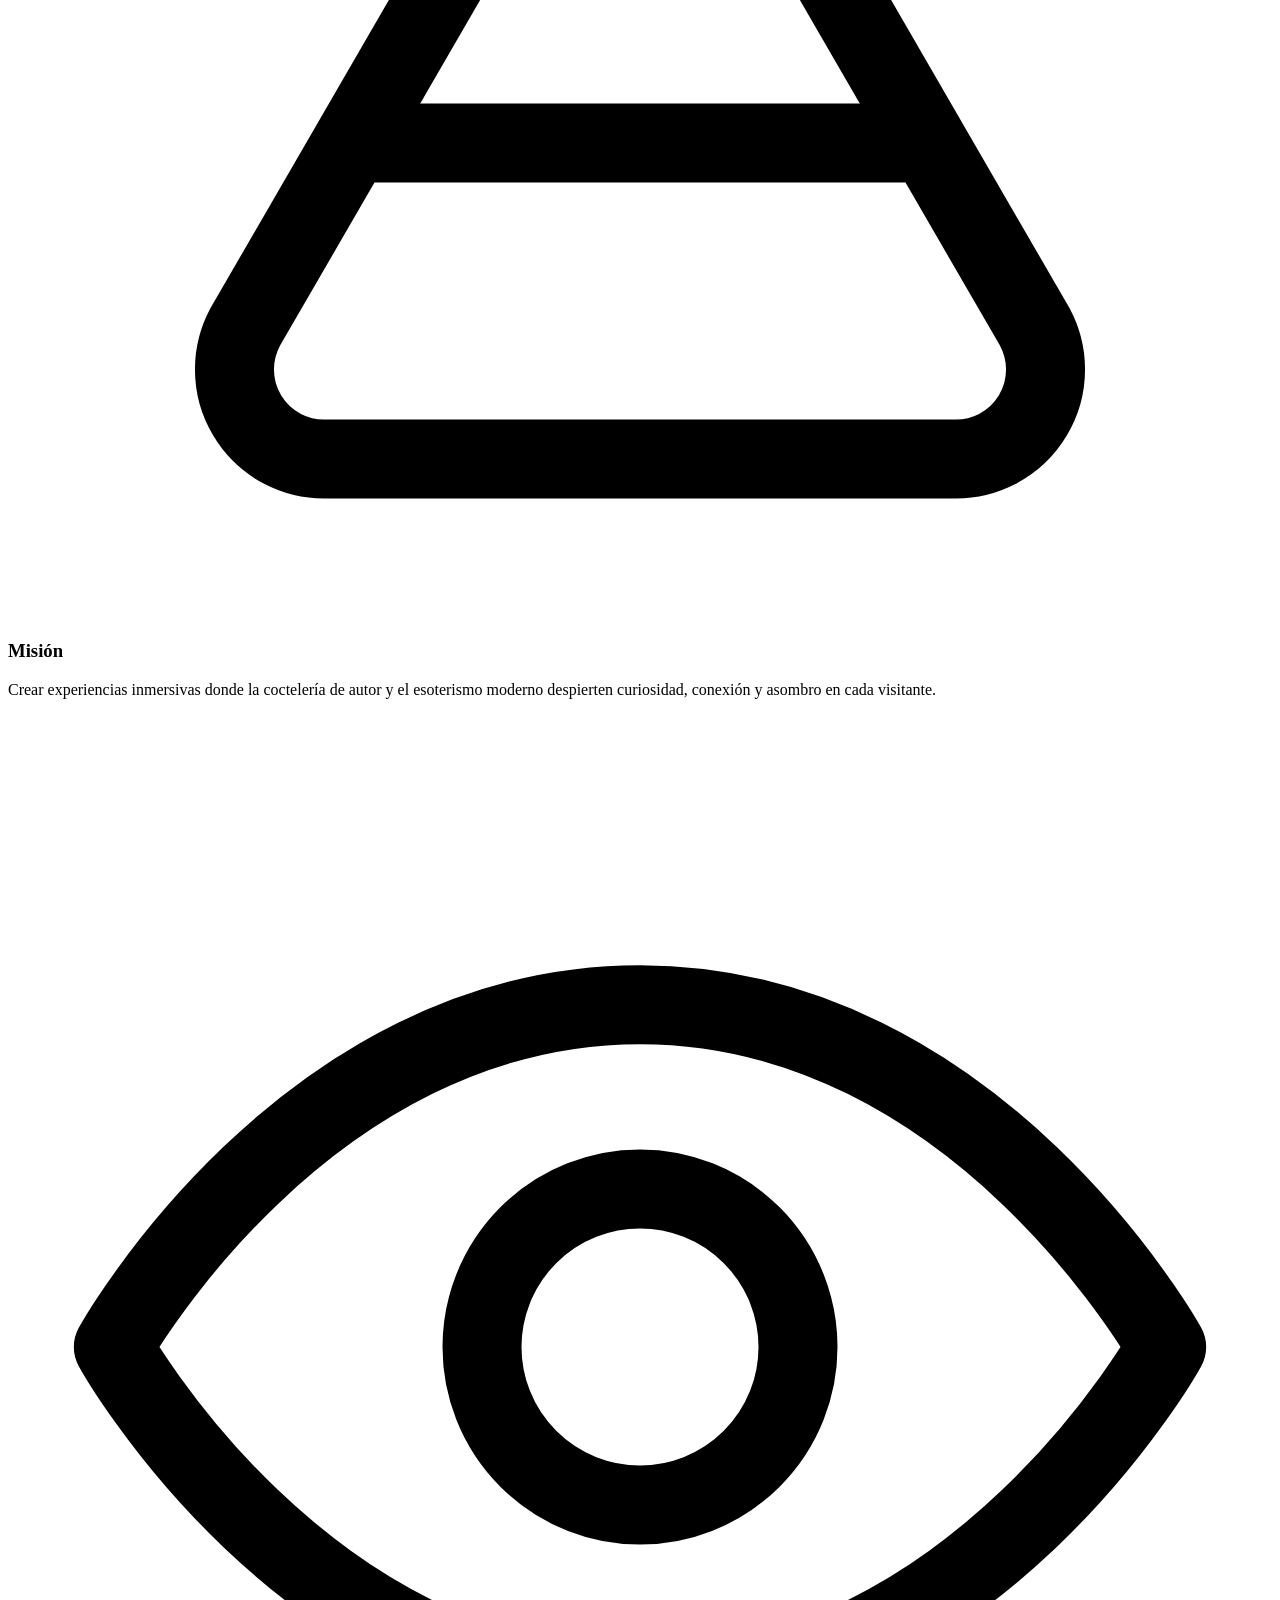
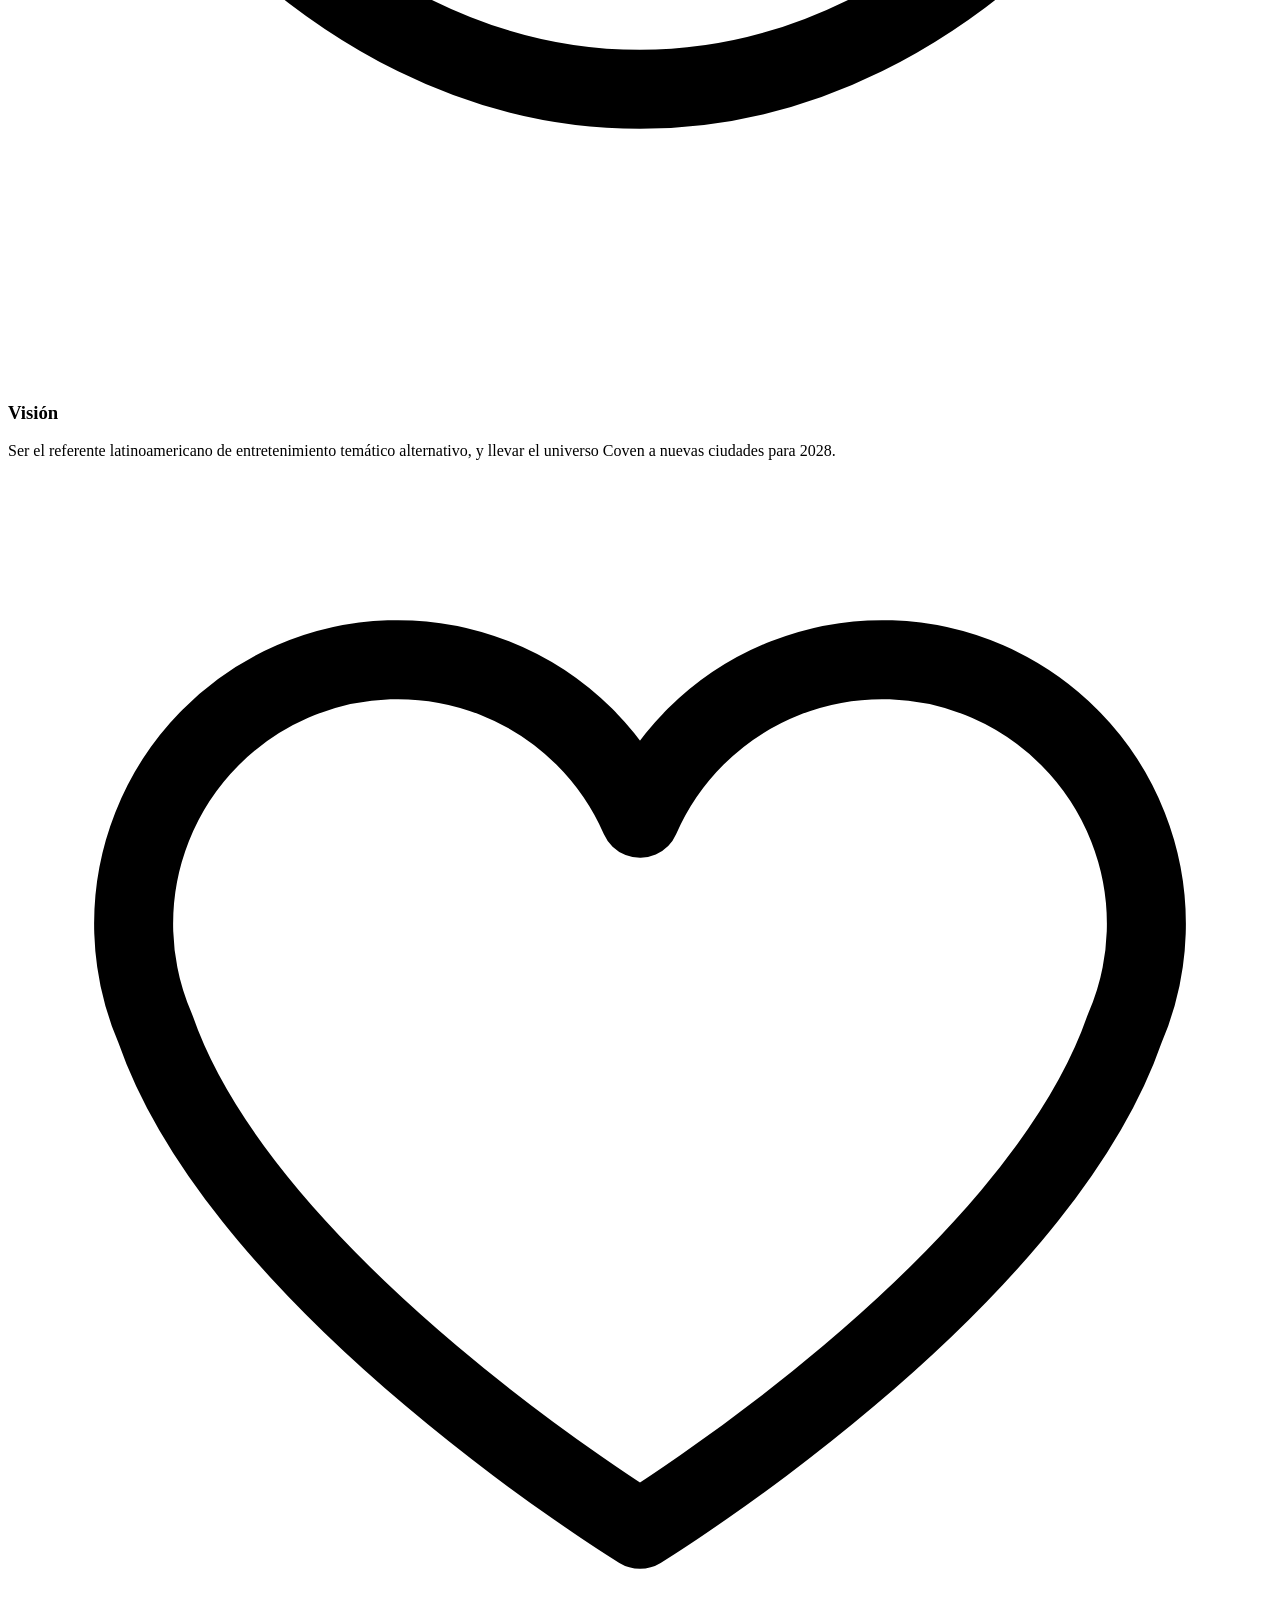
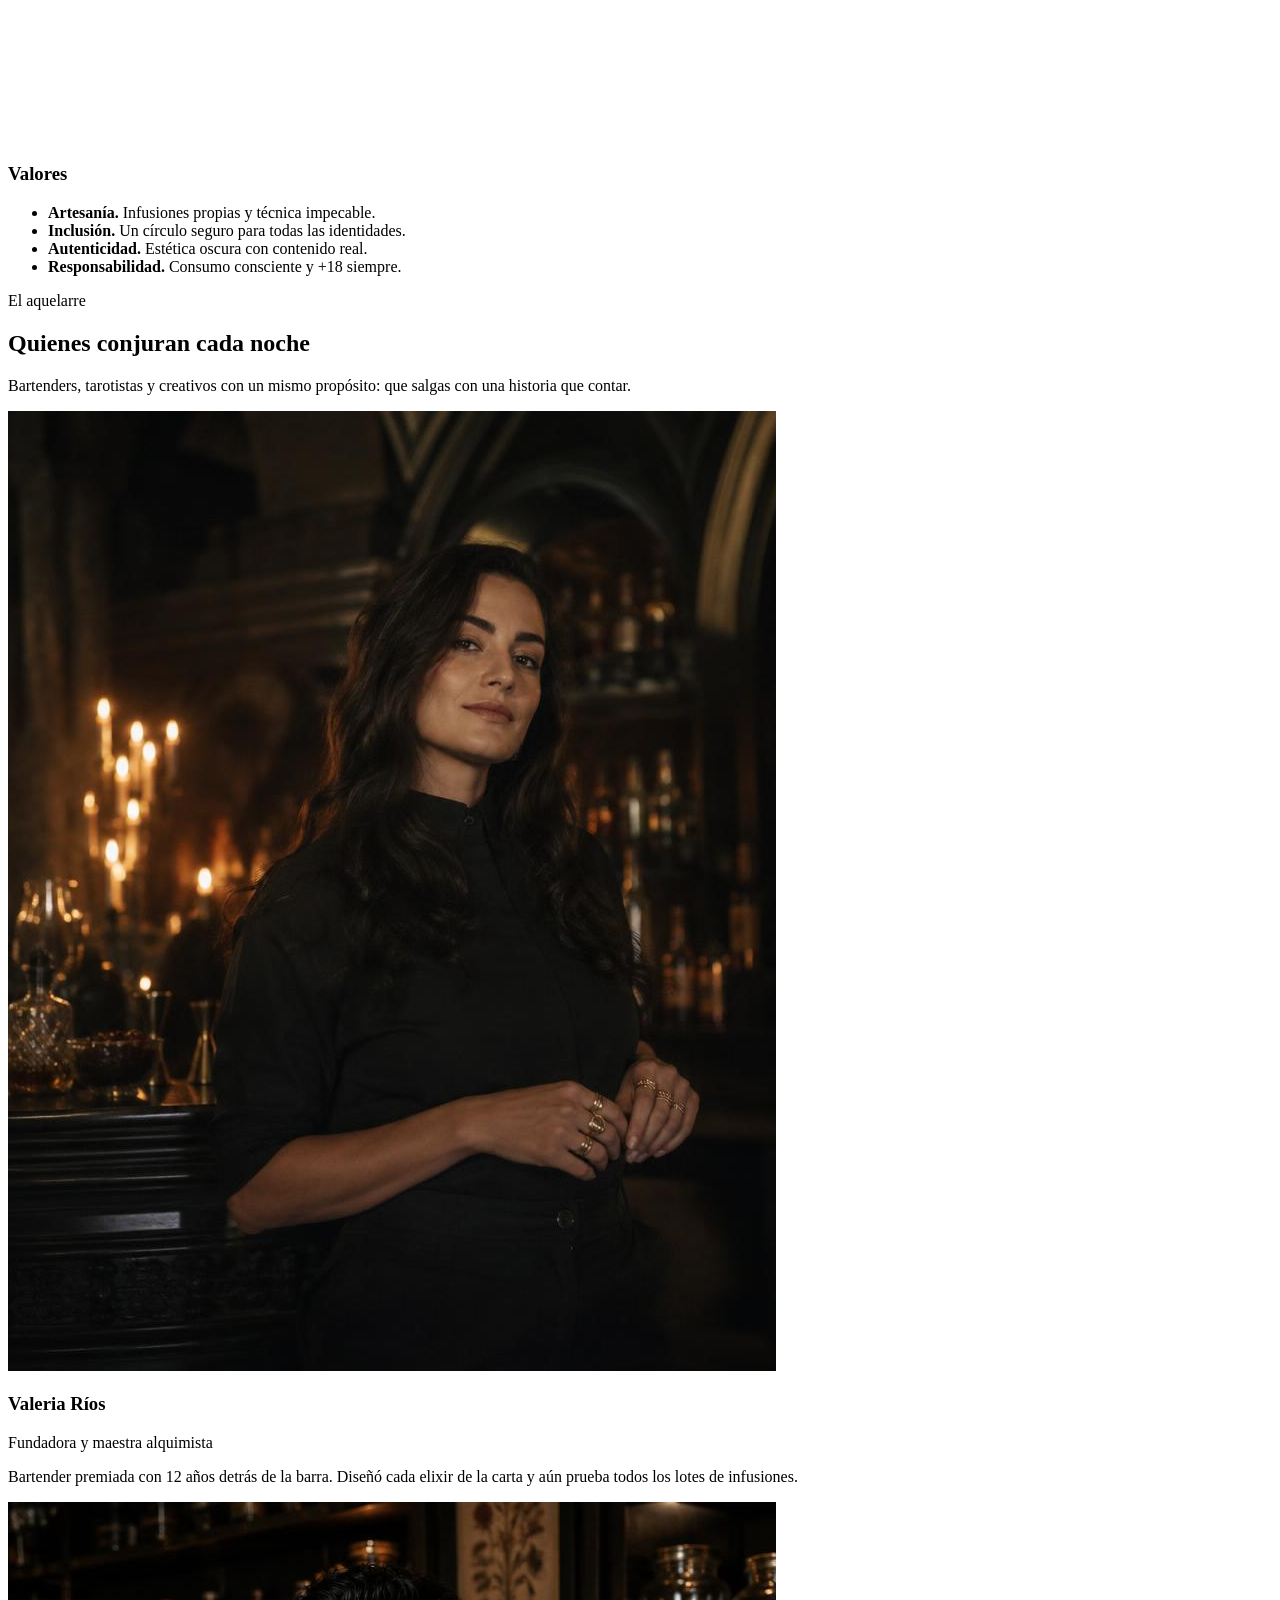
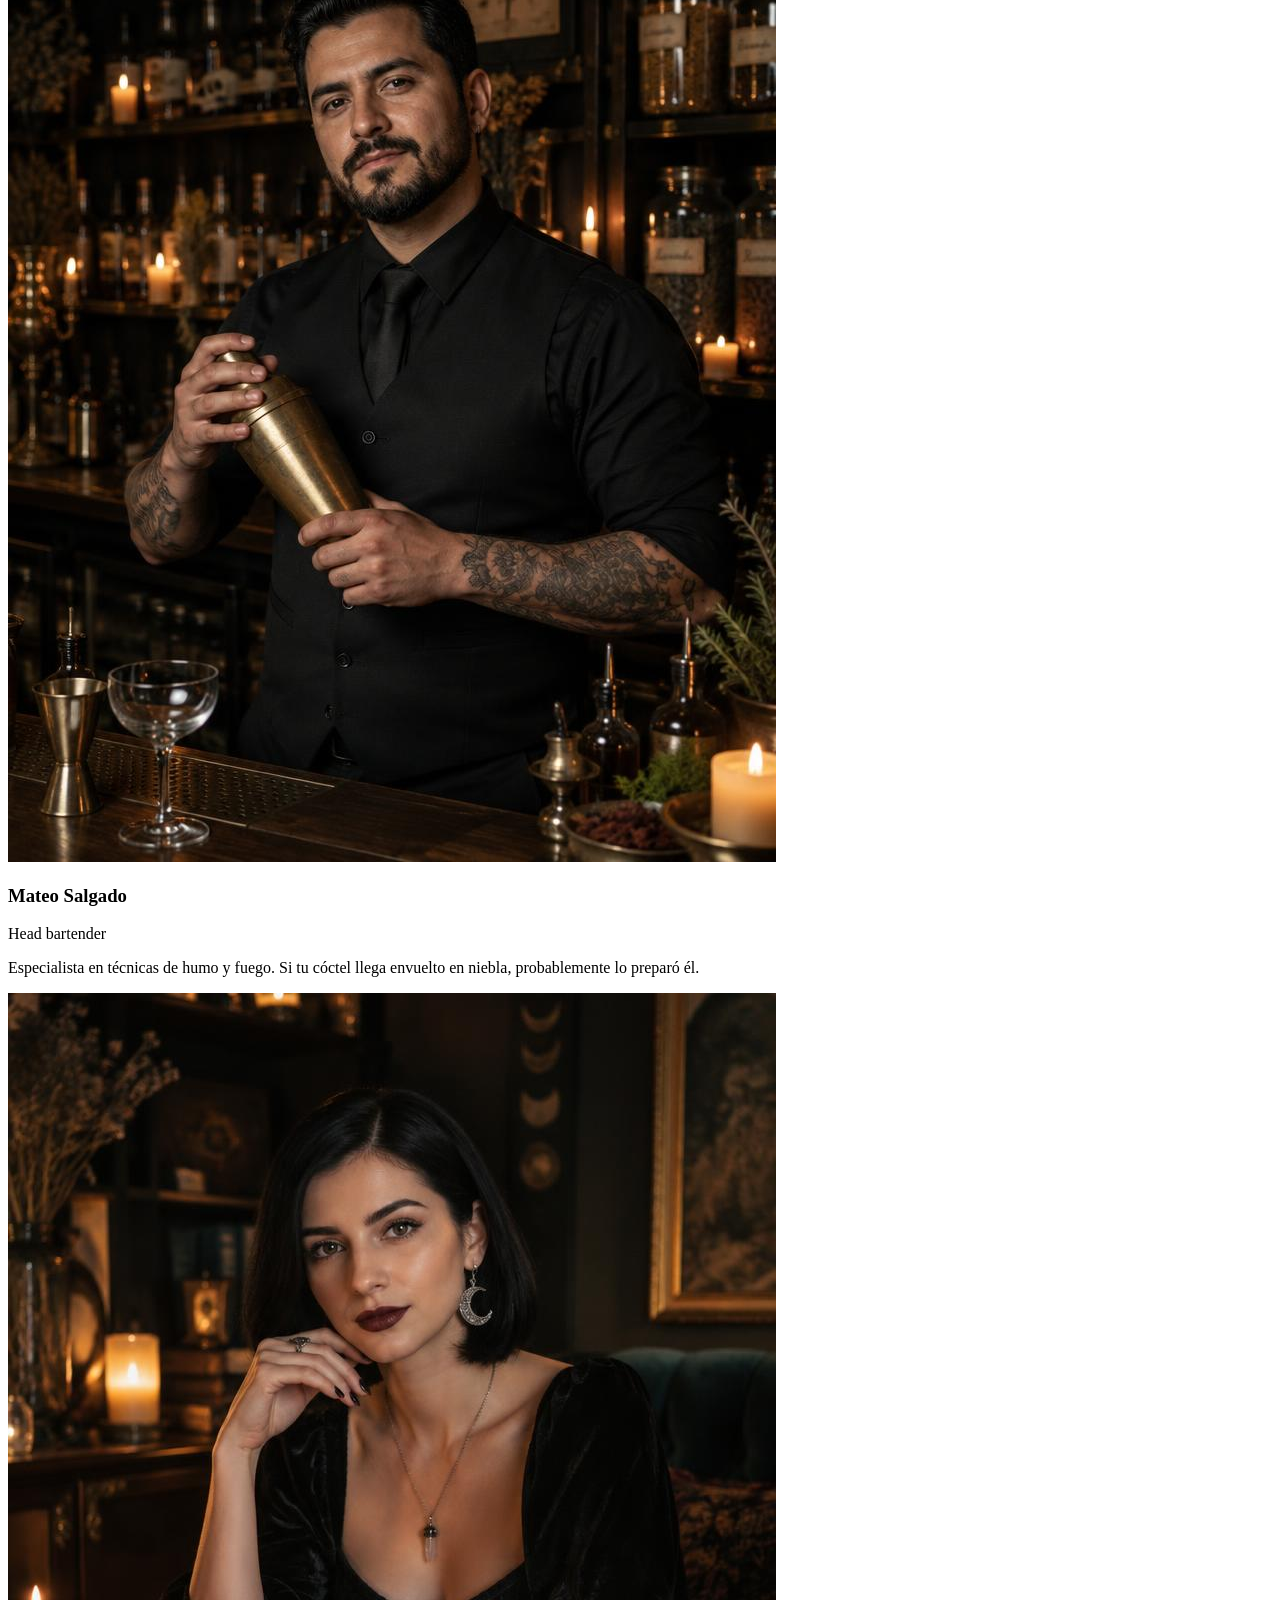
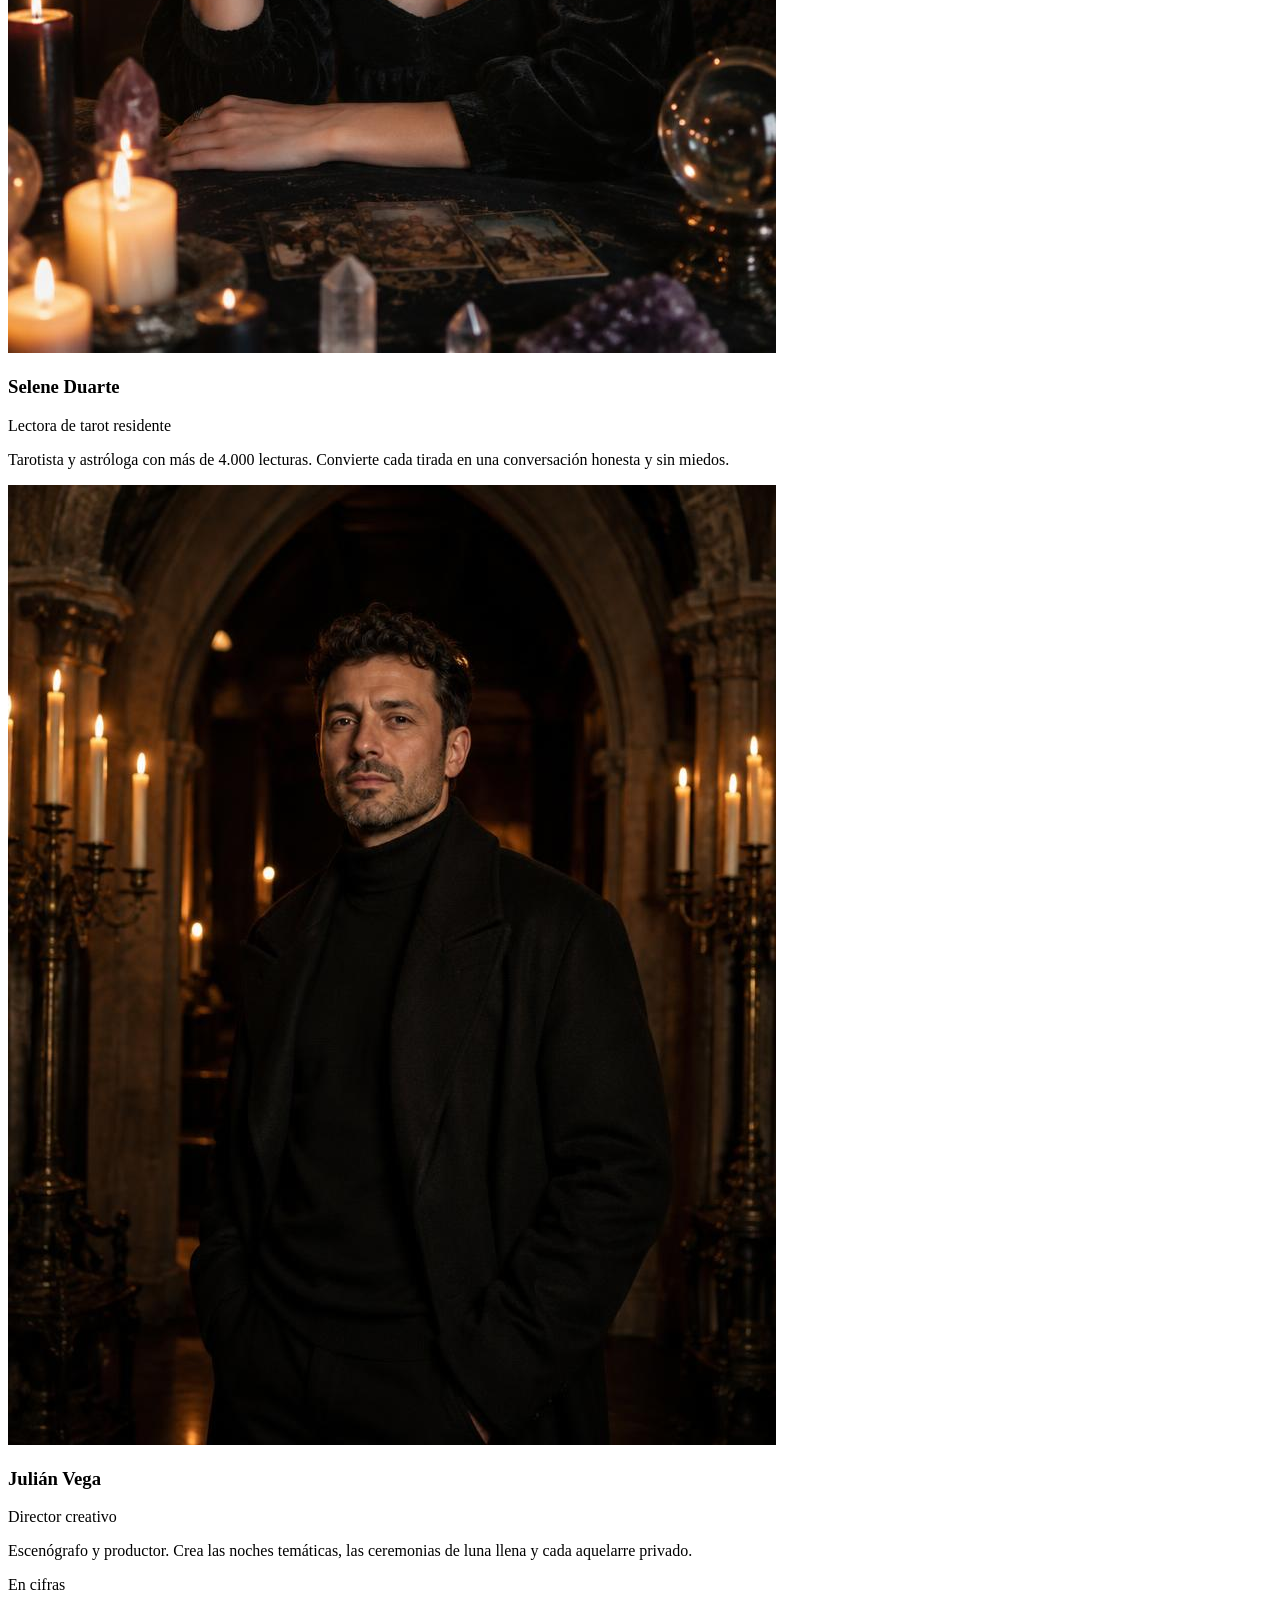
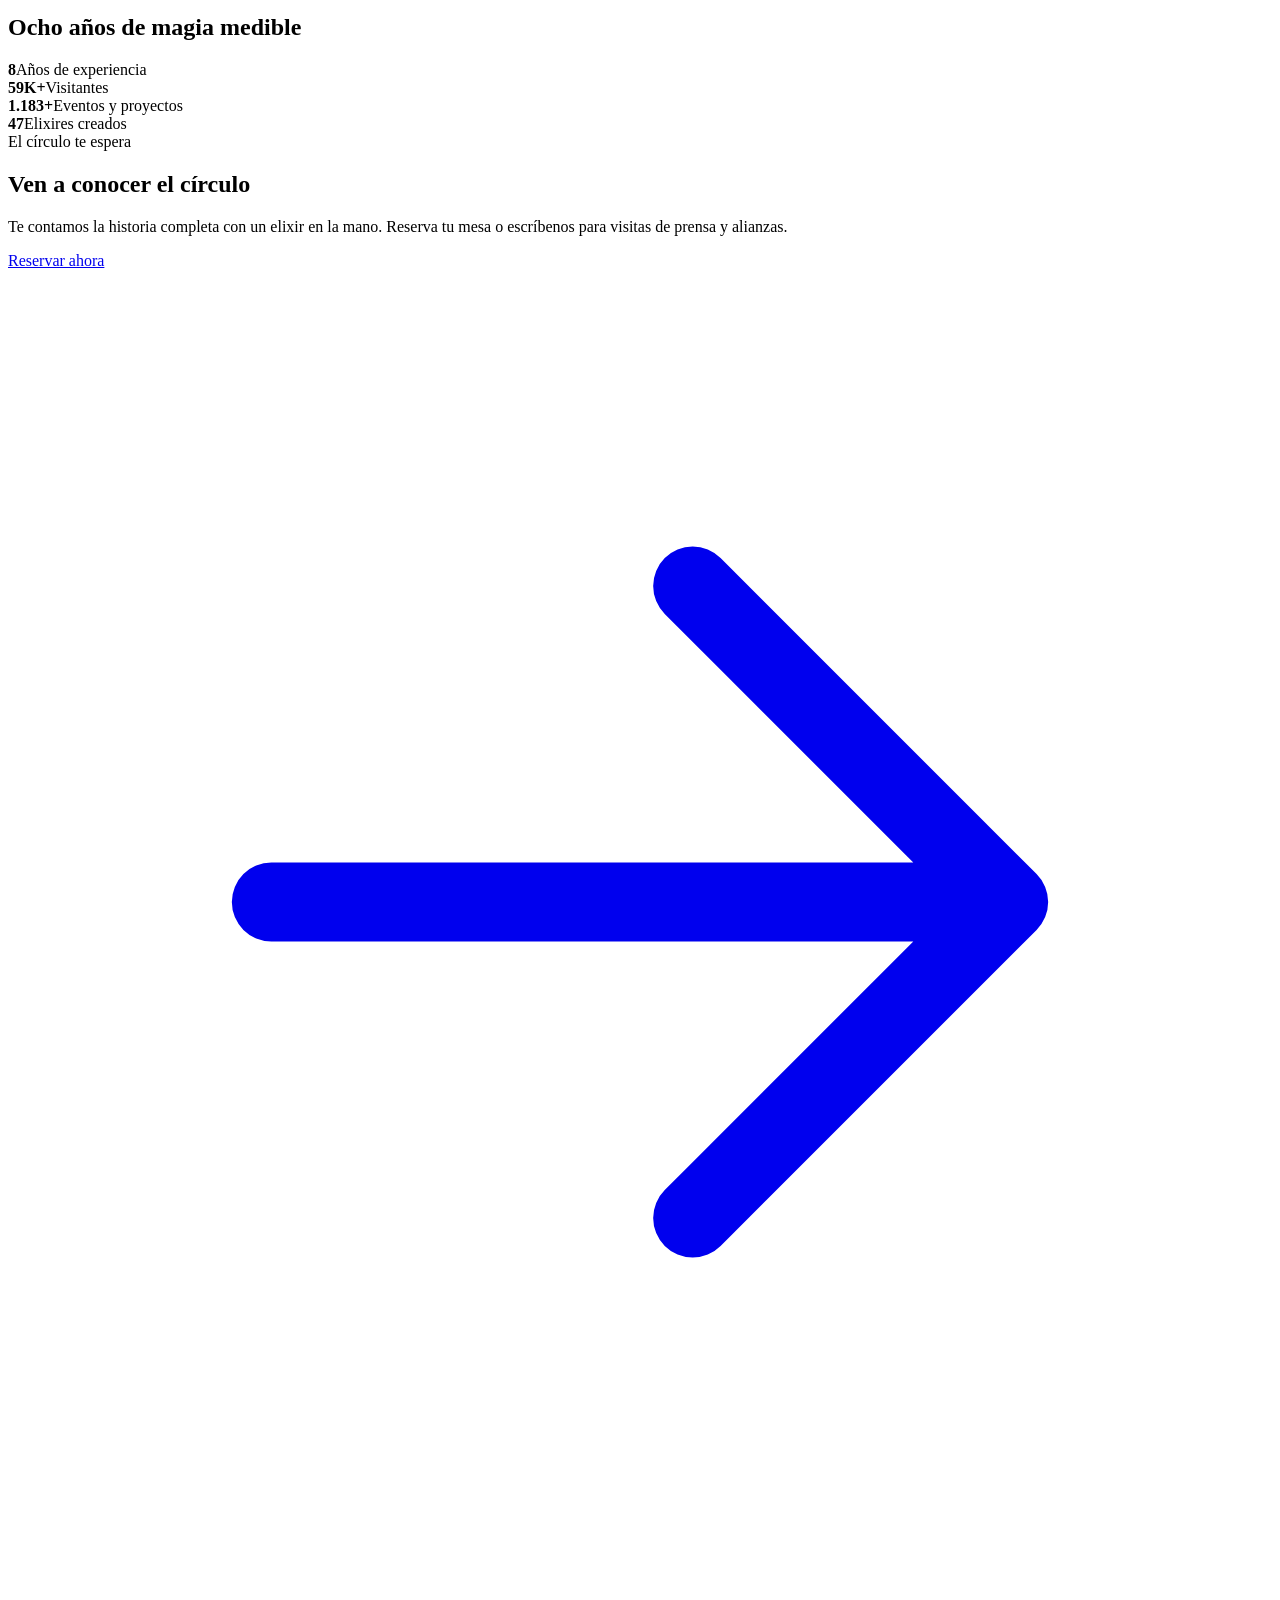
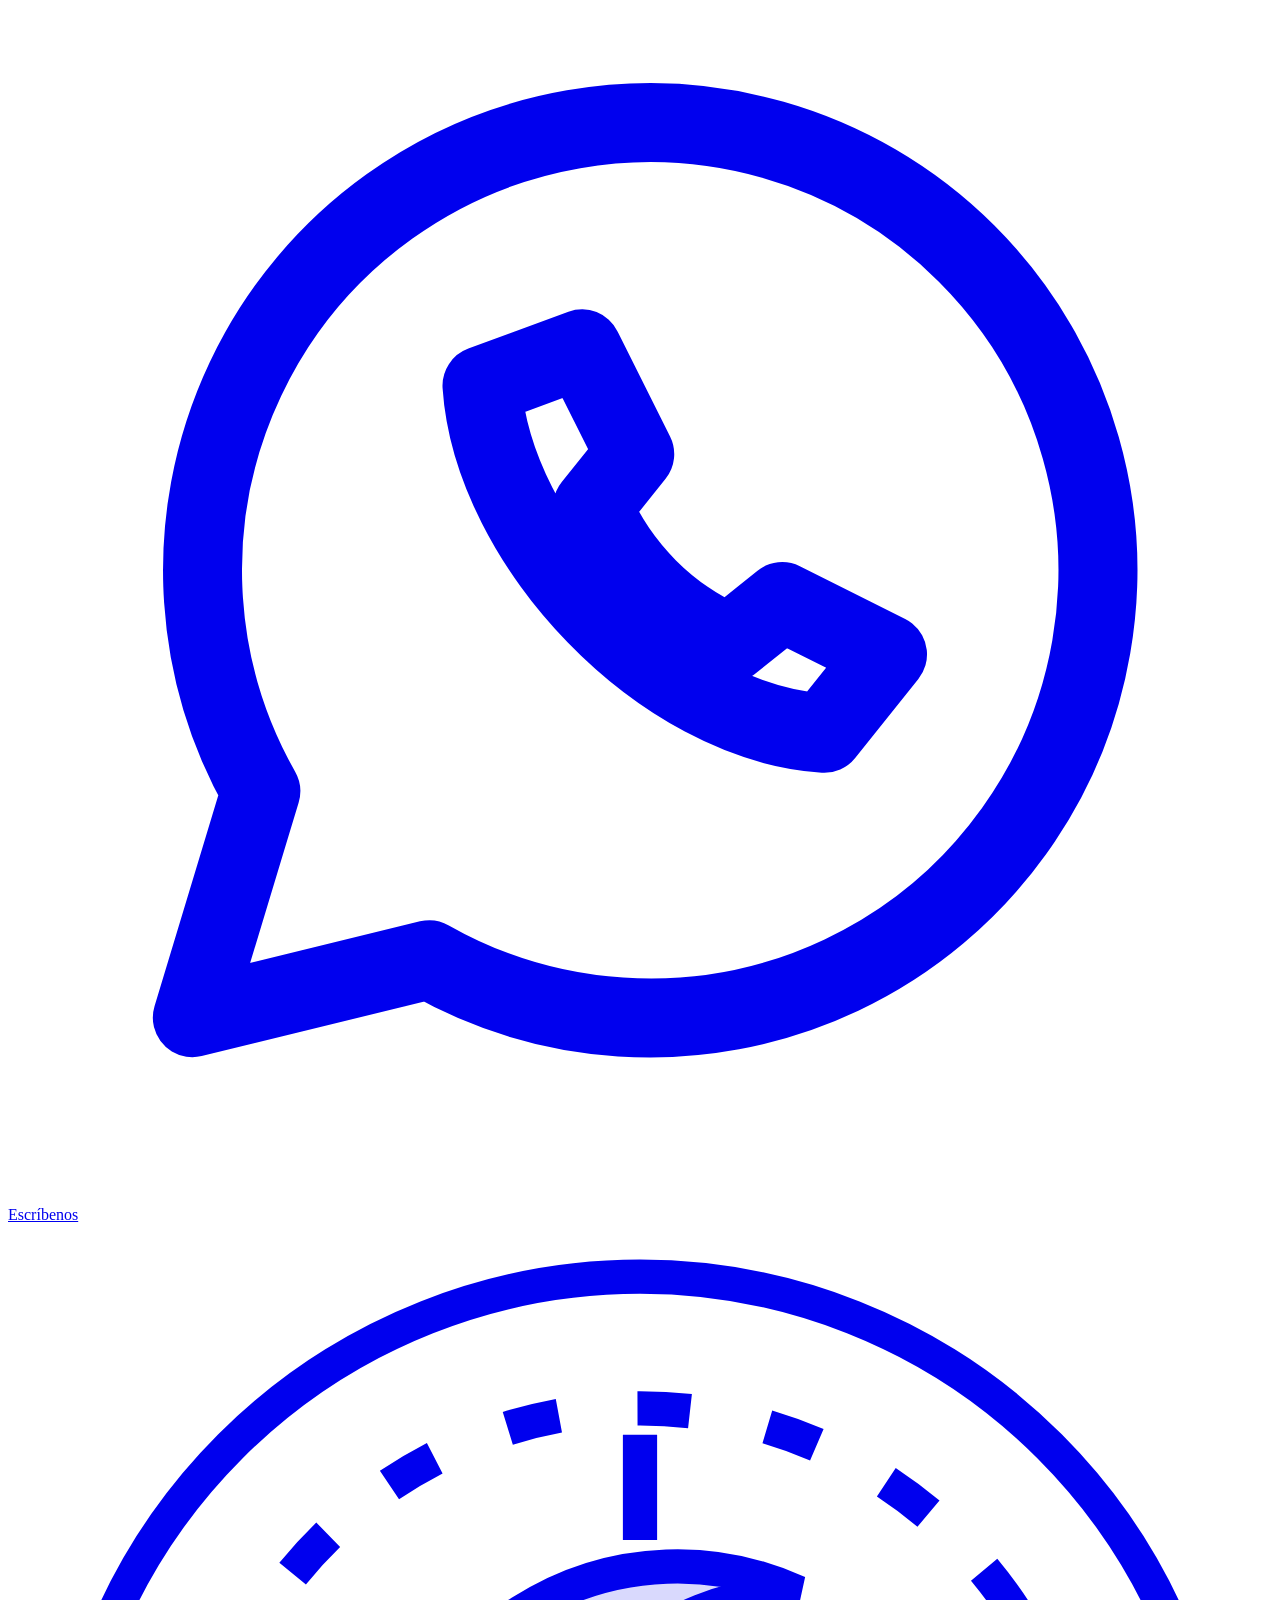
<file: nosotros.html>
<!DOCTYPE html>
<html lang="es">
<head>
  <meta charset="utf-8">
  <meta name="viewport" content="width=device-width, initial-scale=1">
  <title>Nosotros | Arcana & Elixires · Coven Bar</title>
  <meta name="description" content="Conoce la historia, misión, visión y valores de Coven Bar, y al equipo de bartenders y tarotistas detrás de Arcana & Elixires en Bogotá.">
  <meta name="theme-color" content="#0d0a0c">
  <meta property="og:type" content="website">
  <meta property="og:locale" content="es_CO">
  <meta property="og:site_name" content="Arcana &amp; Elixires · Coven Bar">
  <meta property="og:title" content="Nosotros | Arcana & Elixires · Coven Bar">
  <meta property="og:description" content="Conoce la historia, misión, visión y valores de Coven Bar, y al equipo de bartenders y tarotistas detrás de Arcana & Elixires en Bogotá.">
  <meta property="og:image" content="img/hero.jpg">
  <meta name="twitter:card" content="summary_large_image">
  <link rel="icon" href="img/favicon.svg" type="image/svg+xml">
  <link rel="preconnect" href="https://fonts.googleapis.com">
  <link rel="preconnect" href="https://fonts.gstatic.com" crossorigin>
  <link href="https://fonts.googleapis.com/css2?family=Cormorant+Garamond:ital,wght@0,400;0,500;0,600;1,400;1,500&amp;family=Manrope:wght@400;500;600;700&amp;display=swap" rel="stylesheet">
  <link rel="stylesheet" href="css/styles.css">
  <script>document.documentElement.classList.add("js");</script>
</head>
<body class="">
<a class="skip-link" href="#main">Saltar al contenido</a>
<header class="site-header">
  <nav class="nav container" aria-label="Navegación principal">
    <a class="brand" href="index.html" aria-label="Arcana &amp; Elixires · Coven Bar — Inicio">
      <svg class="brand__mark" viewBox="0 0 48 48" fill="none" stroke="currentColor" stroke-width="1.3" aria-hidden="true">
<circle cx="24" cy="24" r="22"/><circle cx="24" cy="24" r="17" stroke-dasharray="2 3"/>
<path d="M30 14a11 11 0 1 0 0 20 9 9 0 0 1 0-20z" fill="currentColor" fill-opacity=".15"/>
<path d="M24 8v4M24 36v4M8 24h4M36 24h4"/><path d="M33 22l1 2 2 .3-1.5 1.4.4 2-1.9-1-1.9 1 .4-2-1.5-1.4 2-.3z" fill="currentColor"/></svg>
      <span class="brand__text"><span class="brand__name">Arcana &amp; Elixires</span><span class="brand__sub">Coven Bar</span></span>
    </a>
    <button class="nav__toggle" type="button" aria-expanded="false" aria-controls="nav-menu" aria-label="Abrir menú"><span></span></button>
    <ul class="nav__menu" id="nav-menu">
      <li><a class="nav__link" href="index.html">Inicio</a></li><li><a class="nav__link" href="nosotros.html" aria-current="page">Nosotros</a></li><li><a class="nav__link" href="productos.html">Productos</a></li><li><a class="nav__link" href="clientes.html">Clientes</a></li><li><a class="nav__link" href="contacto.html">Contacto</a></li>
      <li class="nav__cta"><a class="btn btn--primary btn--sm" href="contacto.html?motivo=reserva">Reservar mesa</a></li>
    </ul>
  </nav>
</header>
<main id="main">
<section class="page-hero">
  <div class="page-hero__media"><img src="img/nosotros-barra.jpg" alt="" width="1280" height="960" fetchpriority="high"></div>
  <div class="container">
    <nav class="breadcrumb" aria-label="Ruta de navegación"><a href="index.html">Inicio</a><span aria-hidden="true">/</span><span aria-current="page">Nosotros</span></nav>
    <span class="eyebrow">Nuestra historia</span>
    <h1>Un sótano, cien velas <br>y una <span class='text-gold'>idea extraña</span></h1>
    <p class="lead">Desde 2018 reunimos a quienes buscan algo distinto: coctelería seria, estética oscura y un poco de magia cotidiana.</p>
  </div>
</section>

<section class="section" aria-labelledby="historia-title">
  <div class="container split split--wide-left">
    <div class="reveal">
      <span class="eyebrow">Origen</span>
      <h2 id="historia-title" class="mt-1">Del rumor al ritual</h2>
      <p class="lead mt-1">Coven nació como una fiesta clandestina en un sótano de Chapinero: amigos bartenders, una baraja de tarot heredada y cócteles servidos en frascos de botica. El rumor corrió más rápido de lo esperado.</p>
      <p class="mt-1">Hoy, Arcana &amp; Elixires es un bar inmersivo con alma de gabinete de curiosidades. Aquí la coctelería de autor se encuentra con el esoterismo moderno —tarot, astrología y rituales lunares— vividos como arte, juego y comunidad. Sin juicios, sin dress code obligatorio y con un solo pacto: pasarla increíble y cuidarnos entre todos.</p>
      <ol class="timeline">
        <li><strong>2018</strong><p>Primeras noches secretas en un sótano de Chapinero, con 30 invitados por noche.</p></li>
        <li><strong>2020</strong><p>Lanzamos el Kit de Alquimia en Casa y llevamos el ritual a miles de hogares.</p></li>
        <li><strong>2022</strong><p>Abrimos nuestra casa actual en la Zona T, con salón privado y barra de botica.</p></li>
        <li><strong>2025</strong><p>Reconocidos entre los bares temáticos imprescindibles de Bogotá por la prensa local.</p></li>
      </ol>
    </div>
    <div class="framed framed--tall reveal" style="--delay:.1s"><img src="img/taller-alquimia.jpg" alt="Bartender de Coven Bar preparando un cóctel con botánicos frente a un grupo" loading="lazy" width="1024" height="1024"></div>
  </div>
</section>

<section class="section section--alt mvv" aria-labelledby="mvv-title">
  <div class="container">
    <div class="section-head section-head--center reveal">
      <span class="eyebrow">Lo que nos mueve</span>
      <h2 id="mvv-title">Misión, visión y valores</h2>
    </div>
    <div class="grid grid-3">
      <article class="card reveal"><span class="icon-badge"><svg viewBox="0 0 24 24" fill="none" stroke="currentColor" stroke-width="1.5" stroke-linecap="round" stroke-linejoin="round" aria-hidden="true"><path d="M9 3h6M10 3v6L4.5 18.5A1.7 1.7 0 0 0 6 21h12a1.7 1.7 0 0 0 1.5-2.5L14 9V3"/><path d="M7 15h10"/></svg></span><h3>Misión</h3><p>Crear experiencias inmersivas donde la coctelería de autor y el esoterismo moderno despierten curiosidad, conexión y asombro en cada visitante.</p></article>
      <article class="card reveal" style="--delay:.08s"><span class="icon-badge"><svg viewBox="0 0 24 24" fill="none" stroke="currentColor" stroke-width="1.5" stroke-linecap="round" stroke-linejoin="round" aria-hidden="true"><path d="M2 12s3.6-6.5 10-6.5S22 12 22 12s-3.6 6.5-10 6.5S2 12 2 12z"/><circle cx="12" cy="12" r="3"/></svg></span><h3>Visión</h3><p>Ser el referente latinoamericano de entretenimiento temático alternativo, y llevar el universo Coven a nuevas ciudades para 2028.</p></article>
      <article class="card reveal" style="--delay:.16s"><span class="icon-badge"><svg viewBox="0 0 24 24" fill="none" stroke="currentColor" stroke-width="1.5" stroke-linecap="round" stroke-linejoin="round" aria-hidden="true"><path d="M12 20s-7.5-4.6-9.2-9.5A4.8 4.8 0 0 1 12 6.5a4.8 4.8 0 0 1 9.2 4C19.5 15.4 12 20 12 20z"/></svg></span><h3>Valores</h3>
        <ul class="values">
          <li><strong>Artesanía.</strong> Infusiones propias y técnica impecable.</li>
          <li><strong>Inclusión.</strong> Un círculo seguro para todas las identidades.</li>
          <li><strong>Autenticidad.</strong> Estética oscura con contenido real.</li>
          <li><strong>Responsabilidad.</strong> Consumo consciente y +18 siempre.</li>
        </ul>
      </article>
    </div>
  </div>
</section>

<section class="section" aria-labelledby="equipo-title">
  <div class="container">
    <div class="section-head reveal">
      <span class="eyebrow">El aquelarre</span>
      <h2 id="equipo-title">Quienes conjuran cada noche</h2>
      <p class="lead">Bartenders, tarotistas y creativos con un mismo propósito: que salgas con una historia que contar.</p>
    </div>
    <div class="grid grid-4"><article class="team-card reveal" style="--delay:0.00s">
  <div class="team-card__photo"><img src="img/equipo-1.jpg" alt="Retrato de Valeria Ríos, fundadora y maestra alquimista de Coven Bar" loading="lazy" width="768" height="960"></div>
  <h3>Valeria Ríos</h3><span class="role">Fundadora y maestra alquimista</span><p>Bartender premiada con 12 años detrás de la barra. Diseñó cada elixir de la carta y aún prueba todos los lotes de infusiones.</p>
</article><article class="team-card reveal" style="--delay:0.08s">
  <div class="team-card__photo"><img src="img/equipo-2.jpg" alt="Retrato de Mateo Salgado, head bartender de Coven Bar" loading="lazy" width="768" height="960"></div>
  <h3>Mateo Salgado</h3><span class="role">Head bartender</span><p>Especialista en técnicas de humo y fuego. Si tu cóctel llega envuelto en niebla, probablemente lo preparó él.</p>
</article><article class="team-card reveal" style="--delay:0.16s">
  <div class="team-card__photo"><img src="img/equipo-3.jpg" alt="Retrato de Selene Duarte, lectora de tarot residente de Coven Bar" loading="lazy" width="768" height="960"></div>
  <h3>Selene Duarte</h3><span class="role">Lectora de tarot residente</span><p>Tarotista y astróloga con más de 4.000 lecturas. Convierte cada tirada en una conversación honesta y sin miedos.</p>
</article><article class="team-card reveal" style="--delay:0.24s">
  <div class="team-card__photo"><img src="img/equipo-4.jpg" alt="Retrato de Julián Vega, director creativo de Coven Bar" loading="lazy" width="768" height="960"></div>
  <h3>Julián Vega</h3><span class="role">Director creativo</span><p>Escenógrafo y productor. Crea las noches temáticas, las ceremonias de luna llena y cada aquelarre privado.</p>
</article></div>
  </div>
</section>

<section class="section section--ember" aria-labelledby="cifras-title">
  <div class="container">
    <div class="section-head section-head--center reveal">
      <span class="eyebrow">En cifras</span>
      <h2 id="cifras-title">Ocho años de <span class="text-gold">magia</span> medible</h2>
    </div>
    <div class="stats reveal">
      <div class="stat"><strong data-count="8">8</strong><span>Años de experiencia</span></div>
      <div class="stat"><strong data-count="60" data-suffix="K+">60K+</strong><span>Visitantes</span></div>
      <div class="stat"><strong data-count="1200" data-suffix="+">1.200+</strong><span>Eventos y proyectos</span></div>
      <div class="stat"><strong data-count="48">48</strong><span>Elixires creados</span></div>
    </div>
  </div>
</section>
<section class="section">
  <div class="container">
    <div class="cta-band reveal">
      <div>
        <span class="eyebrow">El círculo te espera</span>
        <h2>Ven a conocer el círculo</h2>
        <p class="lead">Te contamos la historia completa con un elixir en la mano. Reserva tu mesa o escríbenos para visitas de prensa y alianzas.</p>
        <div class="cta-band__actions">
          <a class="btn btn--primary" href="contacto.html?motivo=reserva">Reservar ahora <svg viewBox="0 0 24 24" fill="none" stroke="currentColor" stroke-width="1.5" stroke-linecap="round" stroke-linejoin="round" aria-hidden="true"><path d="M5 12h14M13 6l6 6-6 6"/></svg></a>
          <a class="btn btn--ghost" href="https://wa.me/573105550137" target="_blank" rel="noopener"><svg viewBox="0 0 24 24" fill="none" stroke="currentColor" stroke-width="1.5" stroke-linecap="round" stroke-linejoin="round" aria-hidden="true"><path d="M3.5 20.5l1.3-4.3A8.5 8.5 0 1 1 8 19.4z"/><path d="M9 8.5c.2 3 3.4 6.4 6.5 6.6l1.2-1.5-2-1-1 .8a5 5 0 0 1-2.6-2.6l.8-1-1-2z"/></svg> Escríbenos</a>
        </div>
      </div>
    </div>
  </div>
</section>
</main>
<footer class="site-footer">
  <div class="container">
    <div class="footer-grid">
      <div class="footer-about">
        <a class="brand" href="index.html" aria-label="Arcana &amp; Elixires — Inicio"><svg class="brand__mark" viewBox="0 0 48 48" fill="none" stroke="currentColor" stroke-width="1.3" aria-hidden="true">
<circle cx="24" cy="24" r="22"/><circle cx="24" cy="24" r="17" stroke-dasharray="2 3"/>
<path d="M30 14a11 11 0 1 0 0 20 9 9 0 0 1 0-20z" fill="currentColor" fill-opacity=".15"/>
<path d="M24 8v4M24 36v4M8 24h4M36 24h4"/><path d="M33 22l1 2 2 .3-1.5 1.4.4 2-1.9-1-1.9 1 .4-2-1.5-1.4 2-.3z" fill="currentColor"/></svg><span class="brand__text"><span class="brand__name">Arcana &amp; Elixires</span><span class="brand__sub">Coven Bar</span></span></a>
        <p>Coctelería de autor, rituales modernos y noches inmersivas en el corazón de Bogotá. Un refugio para quienes prefieren la luz de las velas.</p>
        <div class="socials "><a class="social" href="https://instagram.com/covenbar.co" target="_blank" rel="noopener" aria-label="Instagram de Coven Bar"><svg viewBox="0 0 24 24" fill="none" stroke="currentColor" stroke-width="1.5" stroke-linecap="round" stroke-linejoin="round" aria-hidden="true"><rect x="3" y="3" width="18" height="18" rx="5"/><circle cx="12" cy="12" r="4"/><circle cx="17.5" cy="6.5" r=".6" fill="currentColor"/></svg></a><a class="social" href="https://tiktok.com/@covenbar.co" target="_blank" rel="noopener" aria-label="TikTok de Coven Bar"><svg viewBox="0 0 24 24" fill="none" stroke="currentColor" stroke-width="1.5" stroke-linecap="round" stroke-linejoin="round" aria-hidden="true"><path d="M14 3v11.5a3.5 3.5 0 1 1-3.5-3.5"/><path d="M14 3c.5 2.8 2.3 4.5 5 4.8"/></svg></a><a class="social" href="https://facebook.com/covenbar.co" target="_blank" rel="noopener" aria-label="Facebook de Coven Bar"><svg viewBox="0 0 24 24" fill="none" stroke="currentColor" stroke-width="1.5" stroke-linecap="round" stroke-linejoin="round" aria-hidden="true"><path d="M14 21v-8h3l.5-3.5H14V7.5c0-1 .4-1.7 1.8-1.7H18V2.7A22 22 0 0 0 15.3 2.5C12.6 2.5 11 4.1 11 7v2.5H8V13h3v8"/></svg></a><a class="social" href="https://open.spotify.com/" target="_blank" rel="noopener" aria-label="Spotify de Coven Bar"><svg viewBox="0 0 24 24" fill="none" stroke="currentColor" stroke-width="1.5" stroke-linecap="round" stroke-linejoin="round" aria-hidden="true"><circle cx="12" cy="12" r="9"/><path d="M7.5 9.5c3-1 6.5-.7 9 .8M8 12.6c2.5-.7 5.2-.4 7.3.8M8.6 15.4c2-.5 3.8-.3 5.4.6"/></svg></a><a class="social" href="https://wa.me/573105550137" target="_blank" rel="noopener" aria-label="WhatsApp de Coven Bar"><svg viewBox="0 0 24 24" fill="none" stroke="currentColor" stroke-width="1.5" stroke-linecap="round" stroke-linejoin="round" aria-hidden="true"><path d="M3.5 20.5l1.3-4.3A8.5 8.5 0 1 1 8 19.4z"/><path d="M9 8.5c.2 3 3.4 6.4 6.5 6.6l1.2-1.5-2-1-1 .8a5 5 0 0 1-2.6-2.6l.8-1-1-2z"/></svg></a></div>
      </div>
      <div class="footer-col">
        <h2>Explora</h2>
        <ul><li><a href="index.html">Inicio</a></li><li><a href="nosotros.html">Nosotros</a></li><li><a href="productos.html">Productos</a></li><li><a href="clientes.html">Clientes</a></li><li><a href="contacto.html">Contacto</a></li></ul>
      </div>
      <div class="footer-col">
        <h2>Grimorio</h2>
        <ul>
          <li><a href="productos.html#elixires">Elixires de autor</a></li>
          <li><a href="productos.html#rituales">Rituales y tarot</a></li>
          <li><a href="productos.html#experiencias">Experiencias y eventos</a></li>
          <li><a href="productos.html#boutique">Boutique</a></li>
        </ul>
      </div>
      <div class="footer-col">
        <h2>Visítanos</h2>
        <ul>
          <li>Carrera 13 #85-42, Zona T, Bogotá</li>
          <li><a href="tel:+573105550137">+57 310 555 0137</a></li>
          <li><a href="mailto:hola@covenbar.co">hola@covenbar.co</a></li>
          <li>Mié a dom · desde las 6:00 p. m.</li>
        </ul>
      </div>
    </div>
    <div class="footer-bottom">
      <p>© <span data-year>2026</span> Arcana &amp; Elixires · Coven Bar. Todos los derechos reservados.</p>
      <p class="age-note">El exceso de alcohol es perjudicial para la salud. Prohibido el expendio de bebidas alcohólicas a menores de edad. Ingreso +18.</p>
    </div>
  </div>
</footer>
<a class="float-wa" href="https://wa.me/573105550137?text=Hola%20Coven%20Bar%2C%20quiero%20reservar" target="_blank" rel="noopener" aria-label="Escríbenos por WhatsApp"><svg viewBox="0 0 24 24" fill="none" stroke="currentColor" stroke-width="1.5" stroke-linecap="round" stroke-linejoin="round" aria-hidden="true"><path d="M3.5 20.5l1.3-4.3A8.5 8.5 0 1 1 8 19.4z"/><path d="M9 8.5c.2 3 3.4 6.4 6.5 6.6l1.2-1.5-2-1-1 .8a5 5 0 0 1-2.6-2.6l.8-1-1-2z"/></svg></a>
<script src="js/main.js" defer></script>
</body>
</html>
</file>
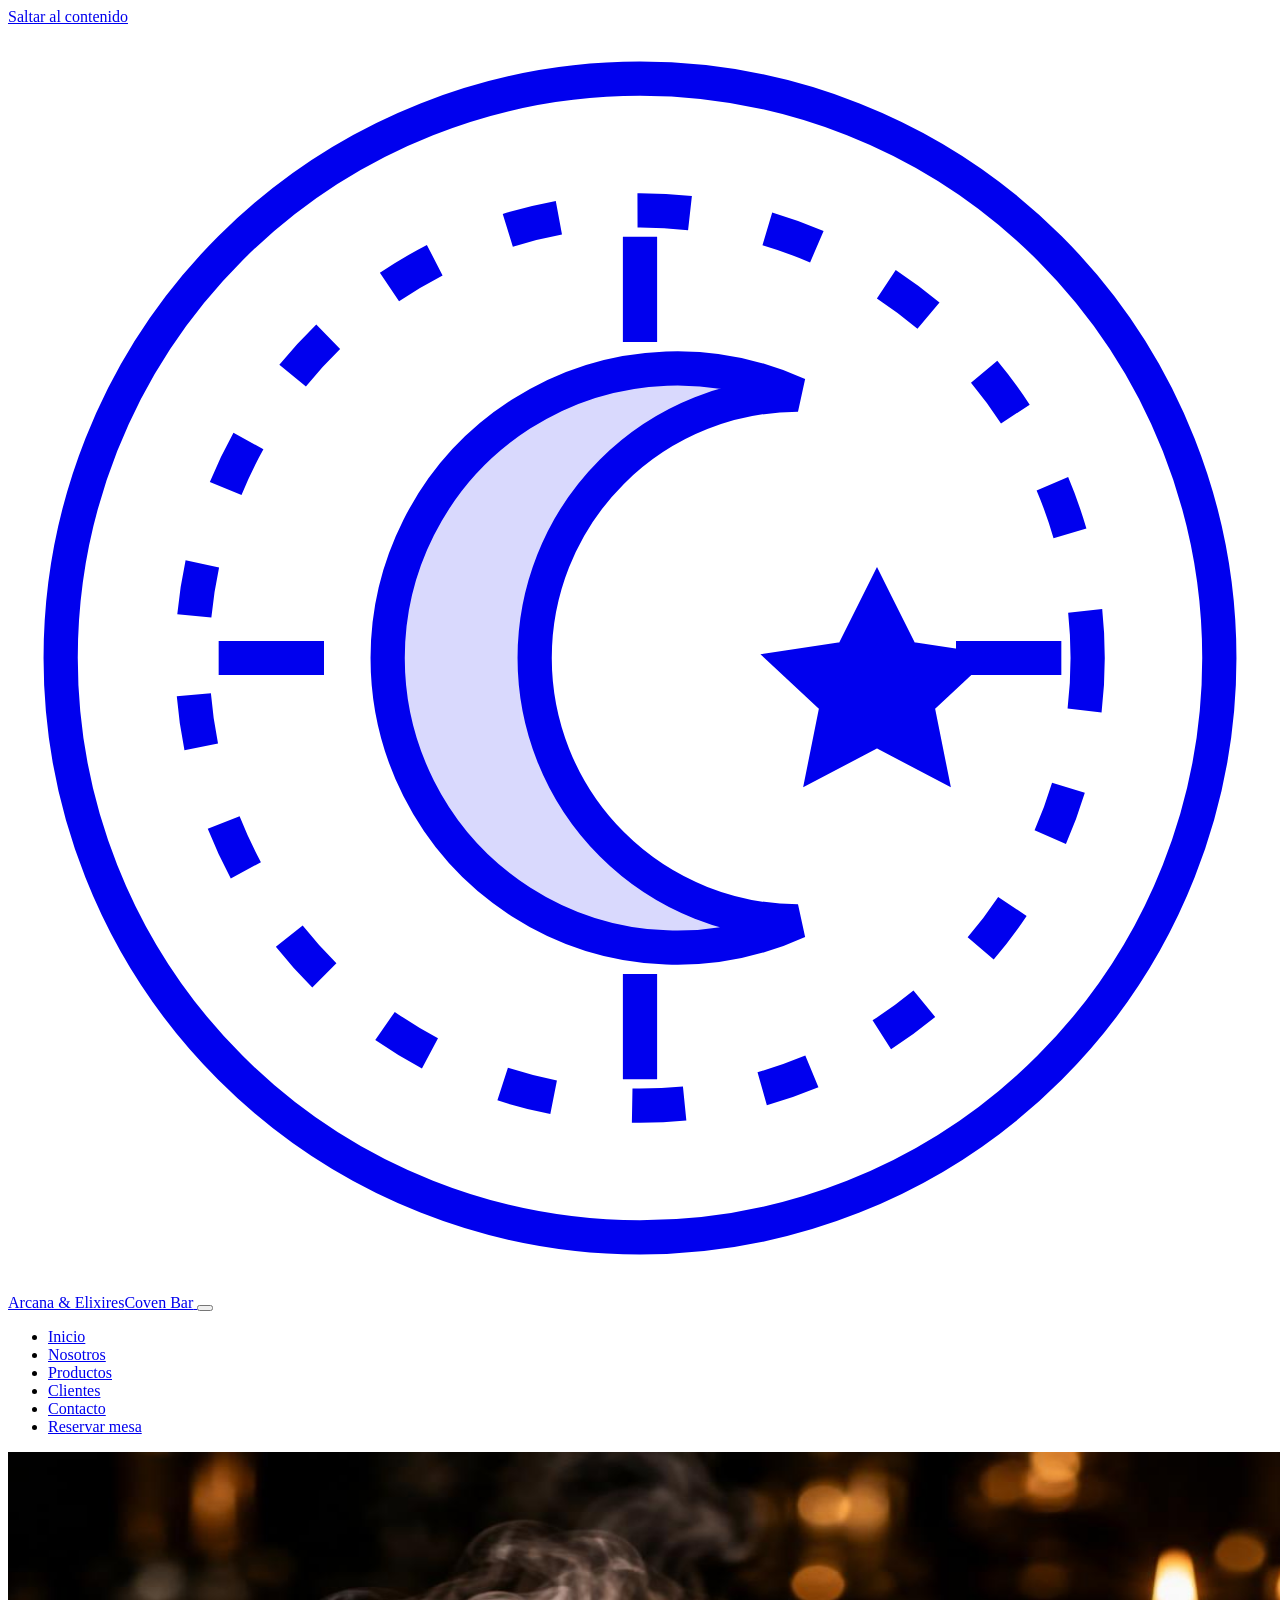
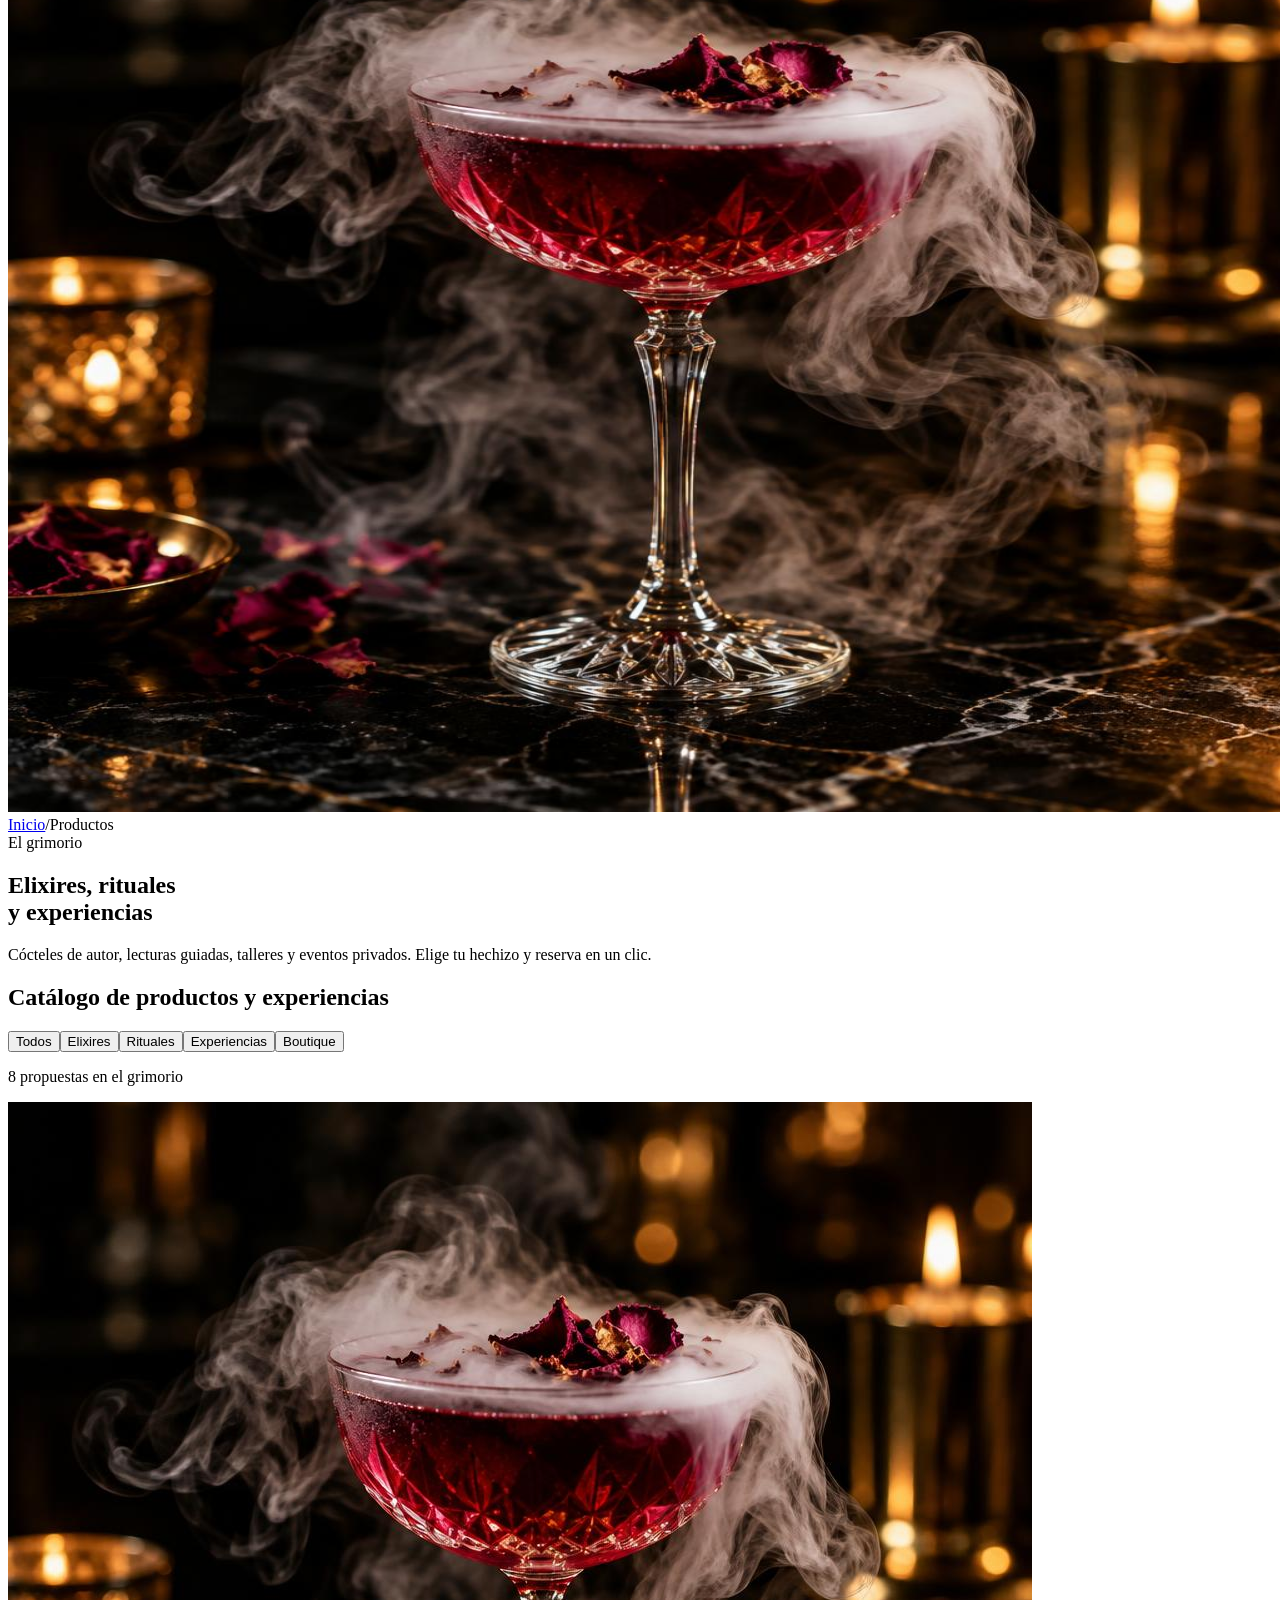
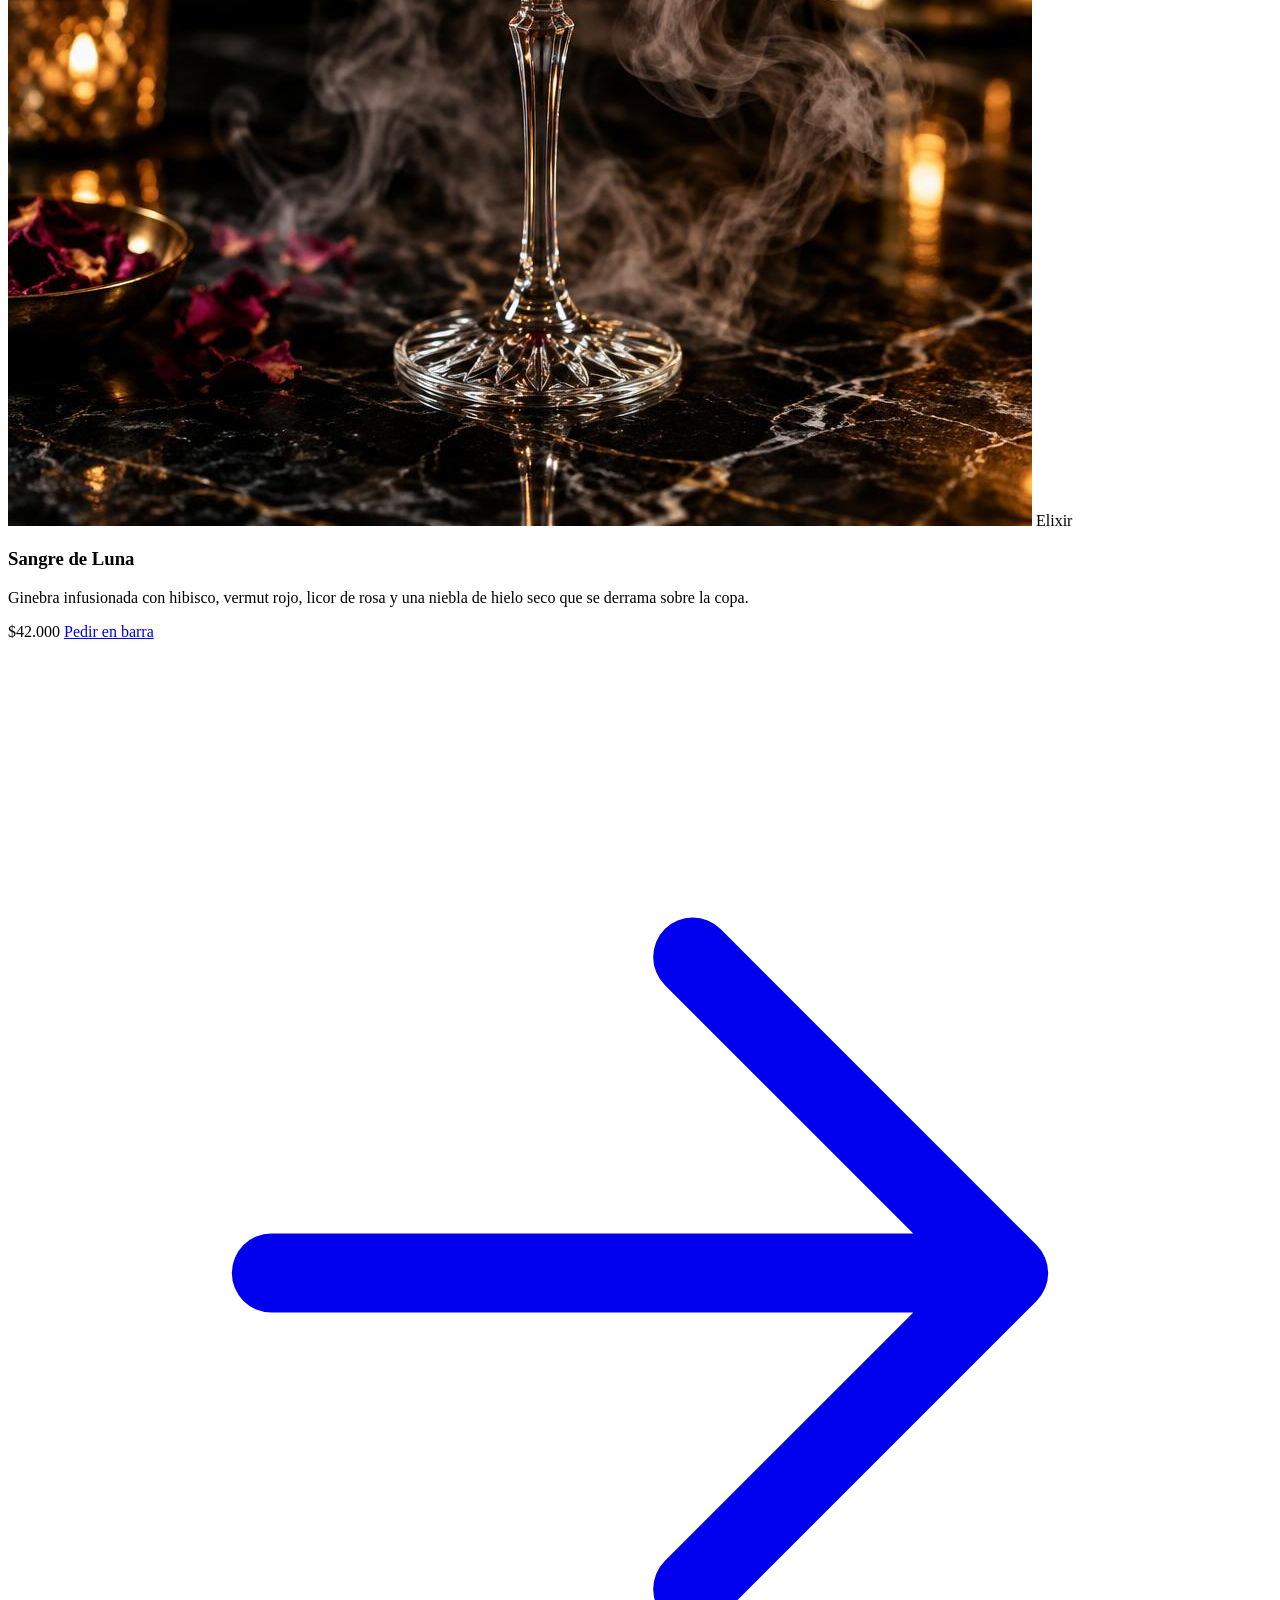
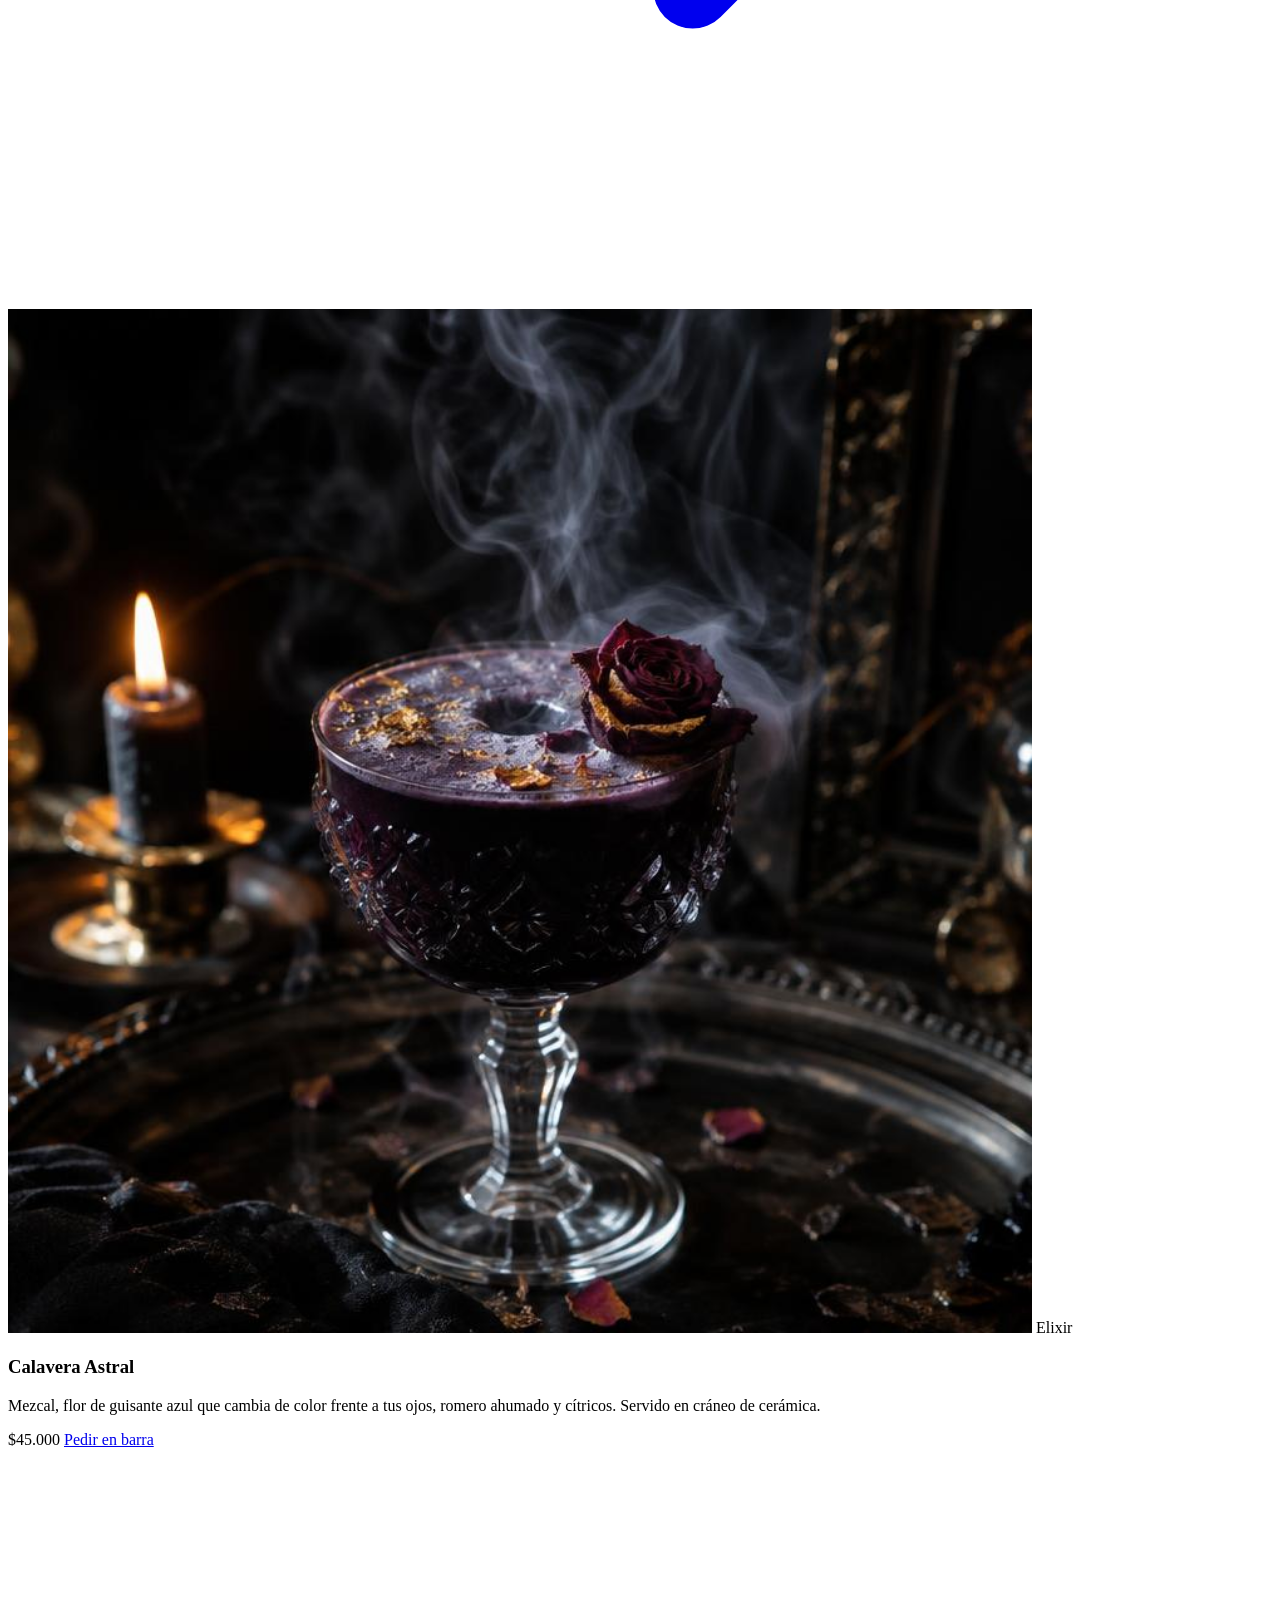
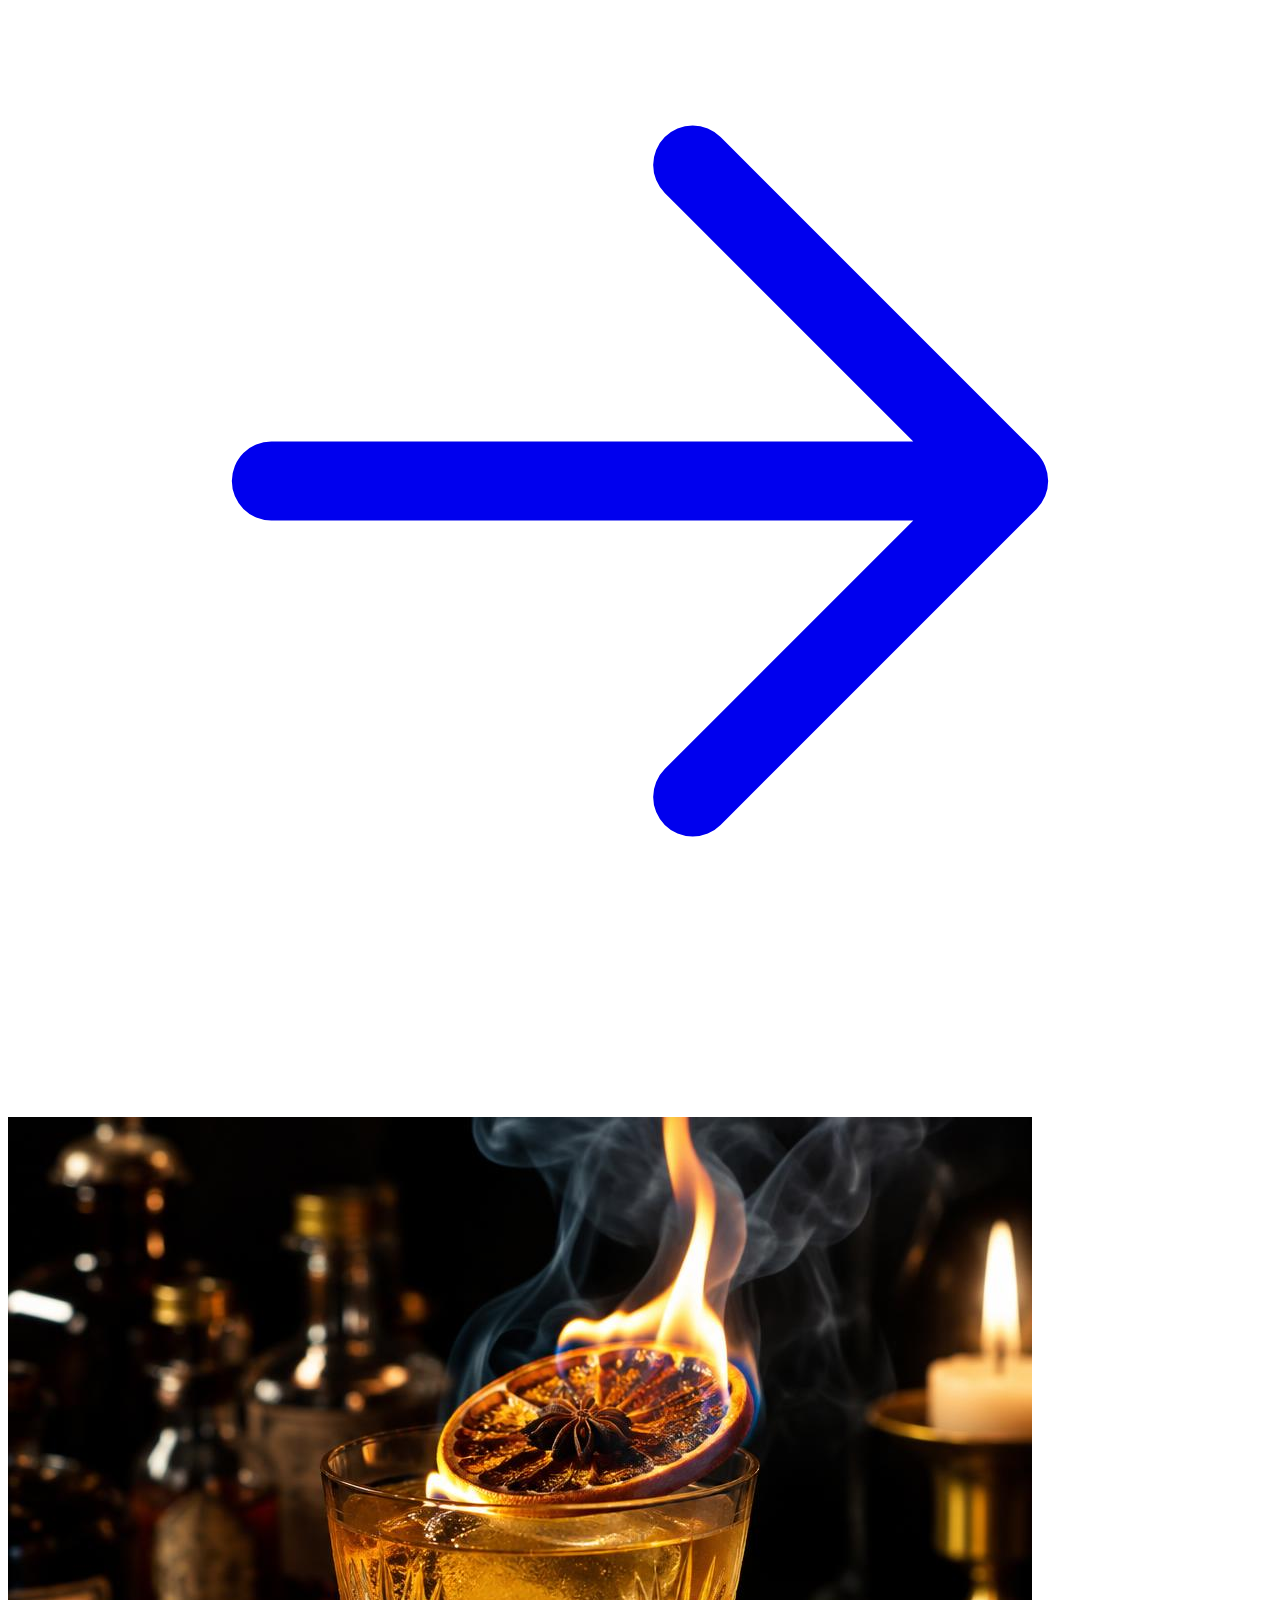
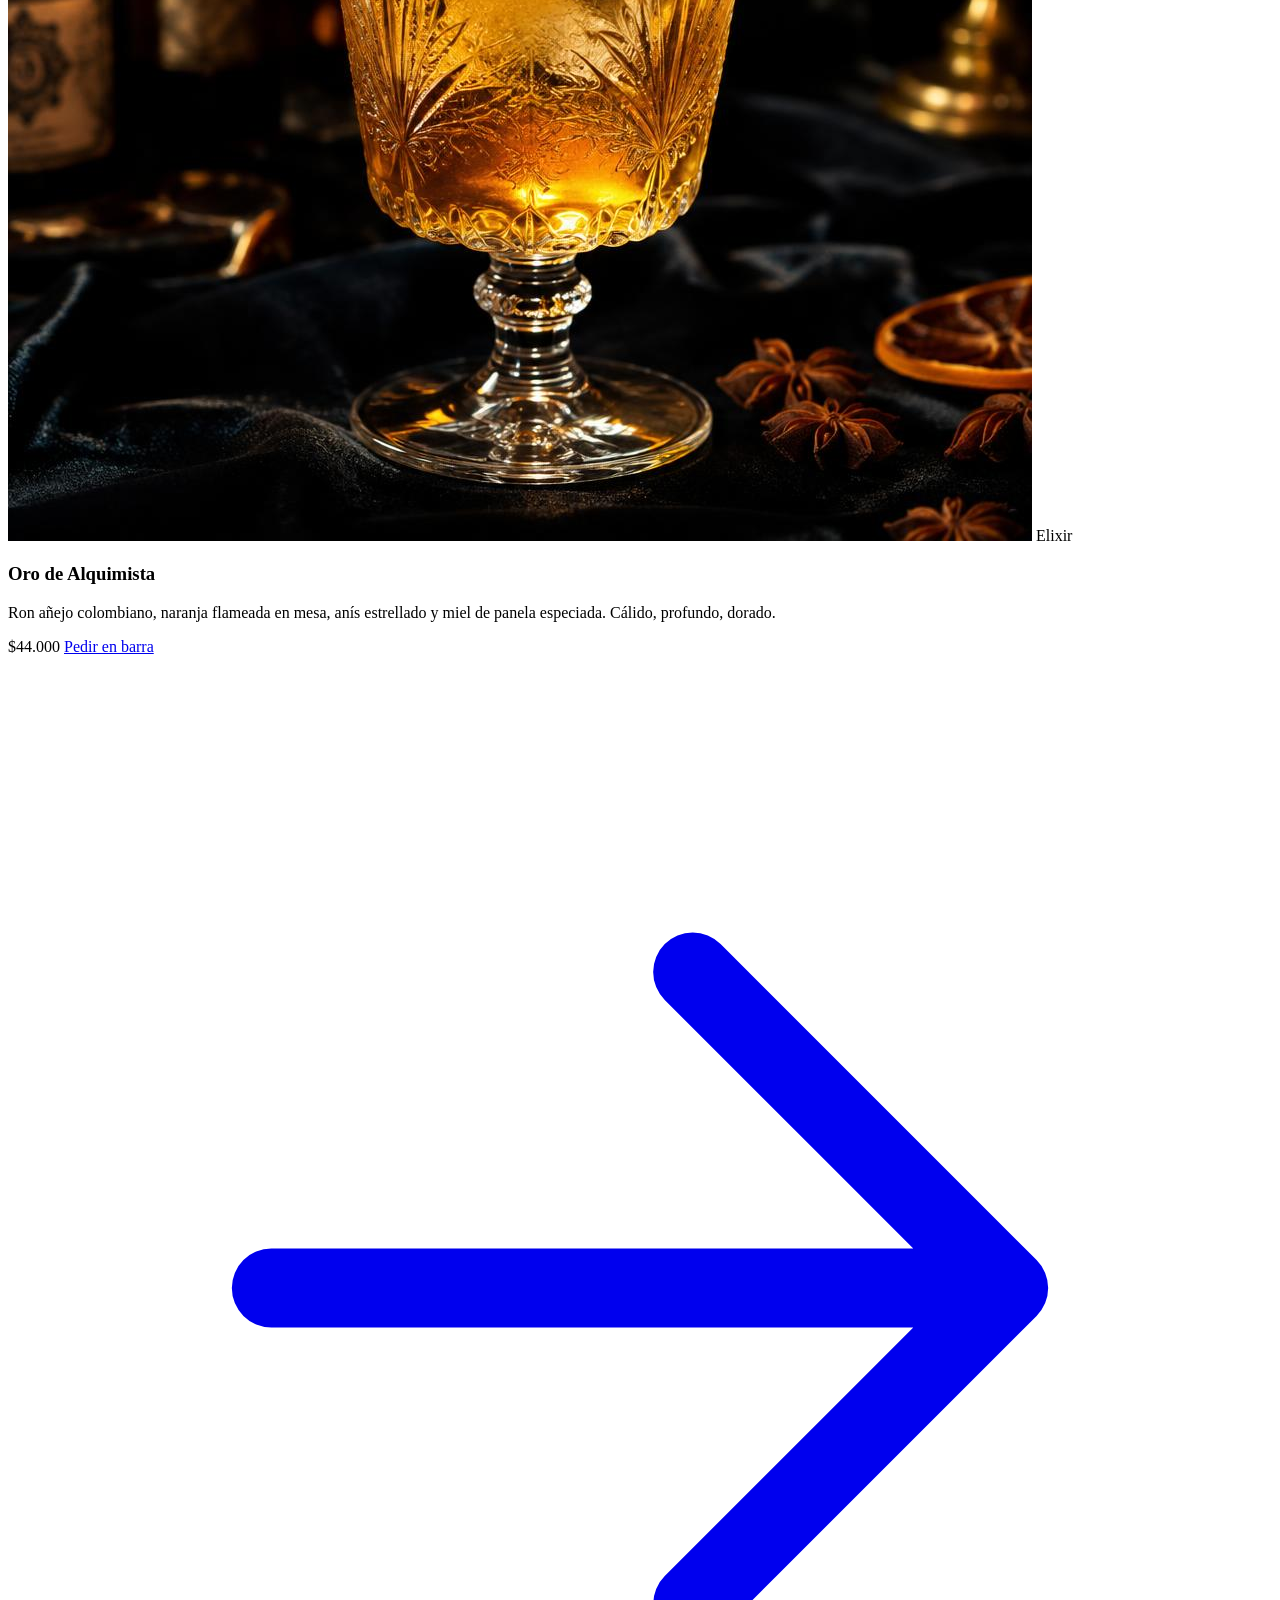
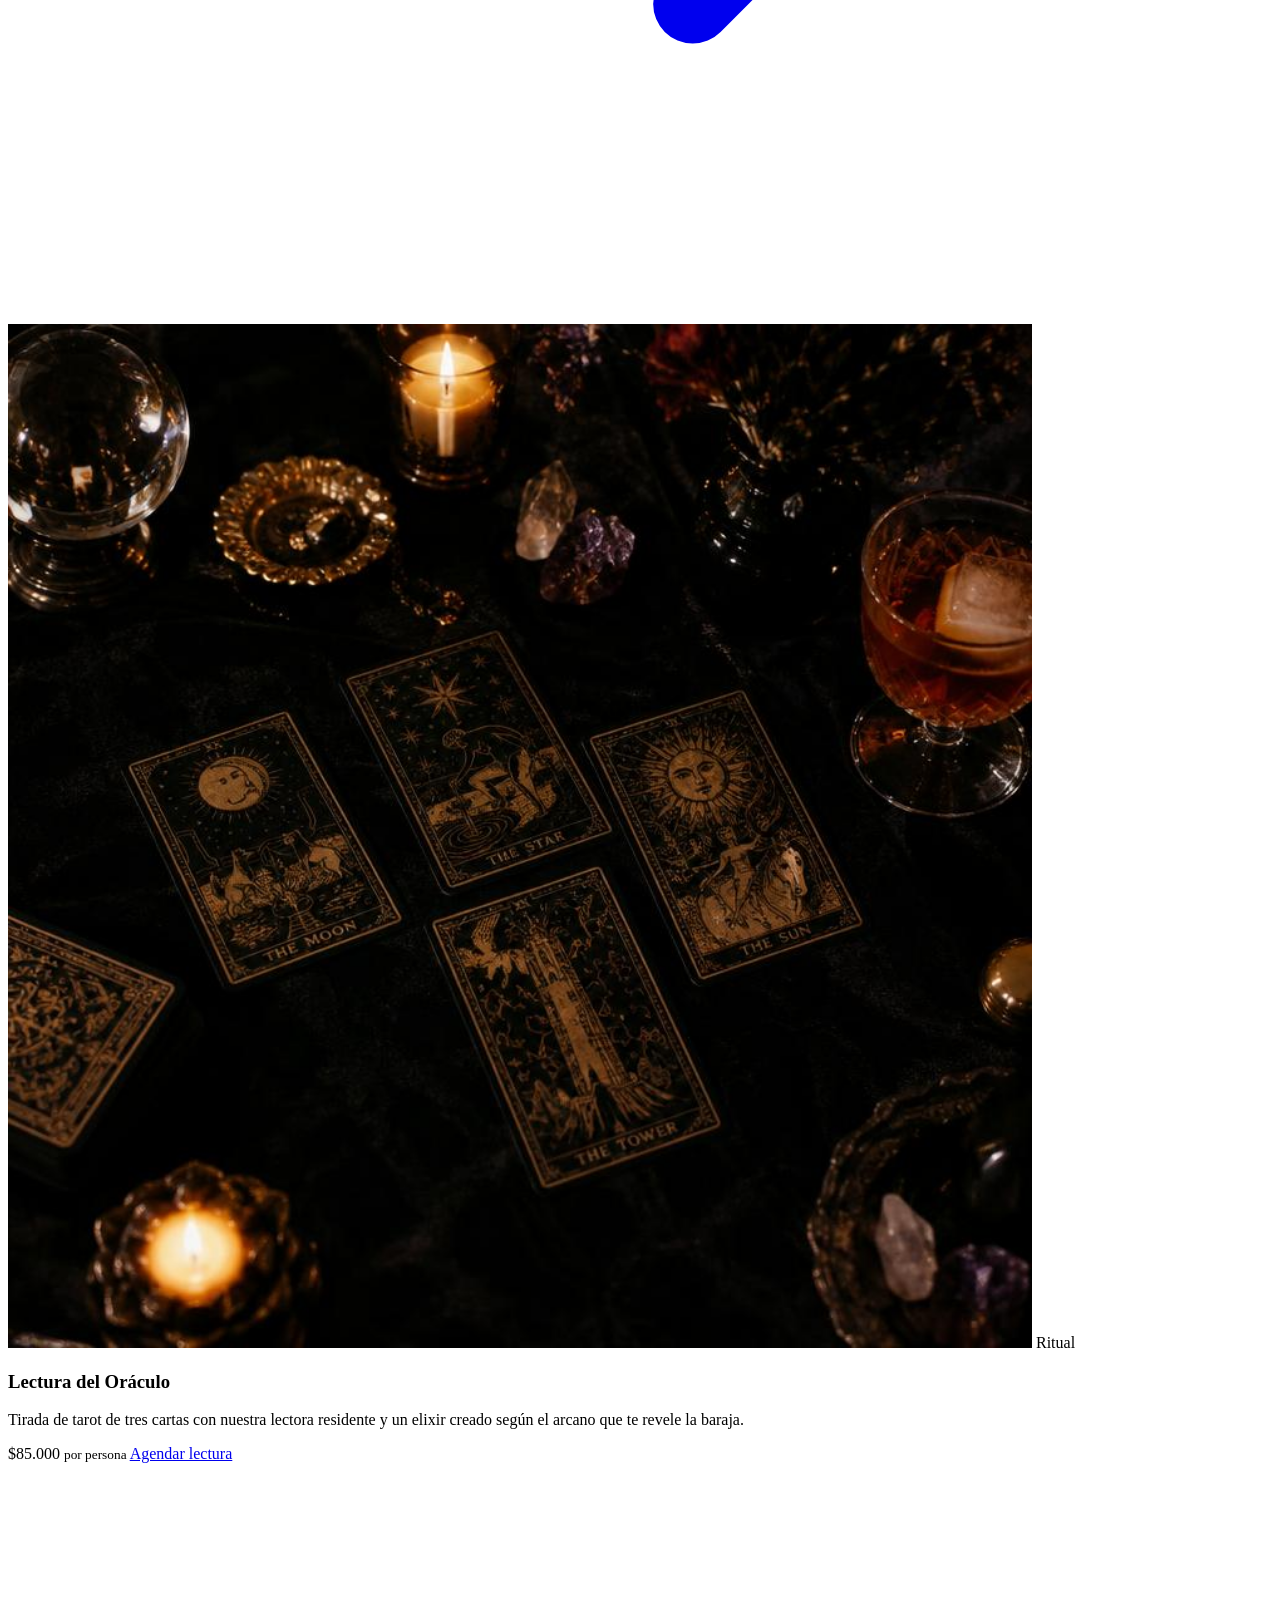
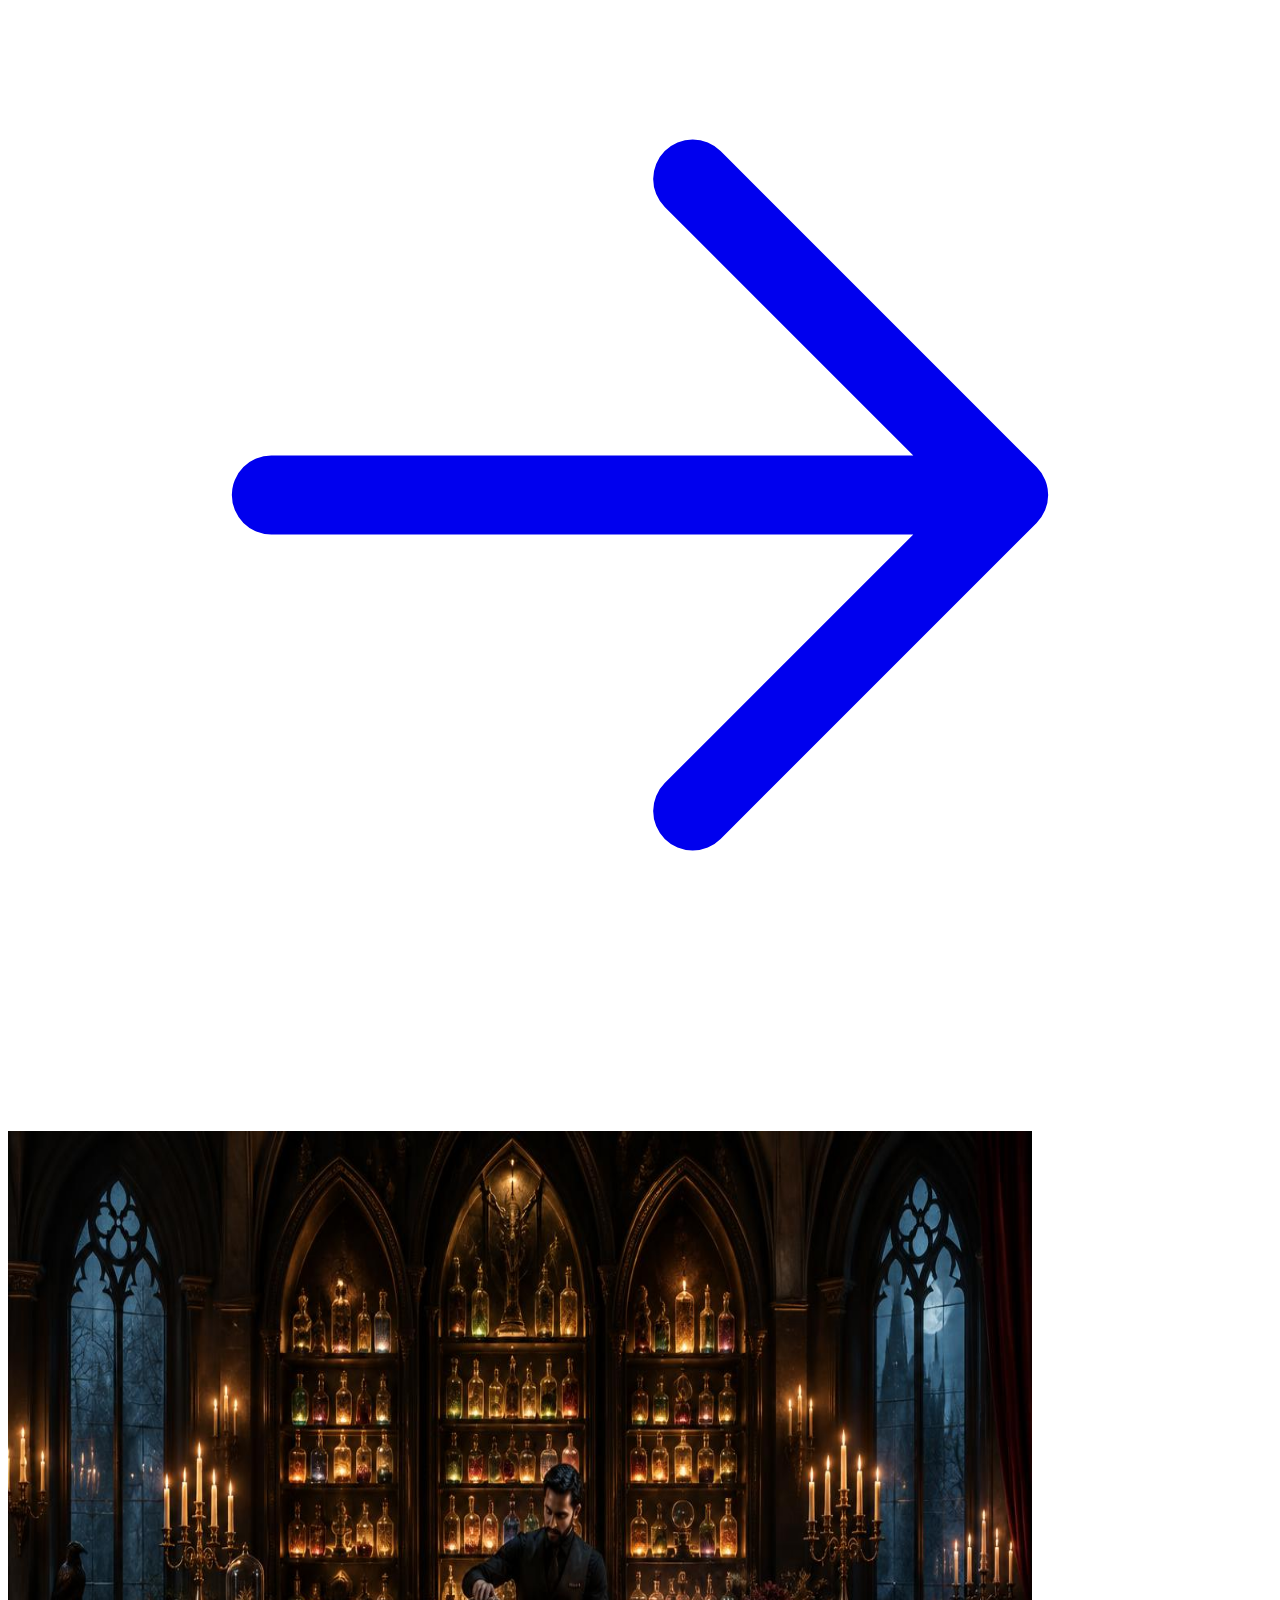
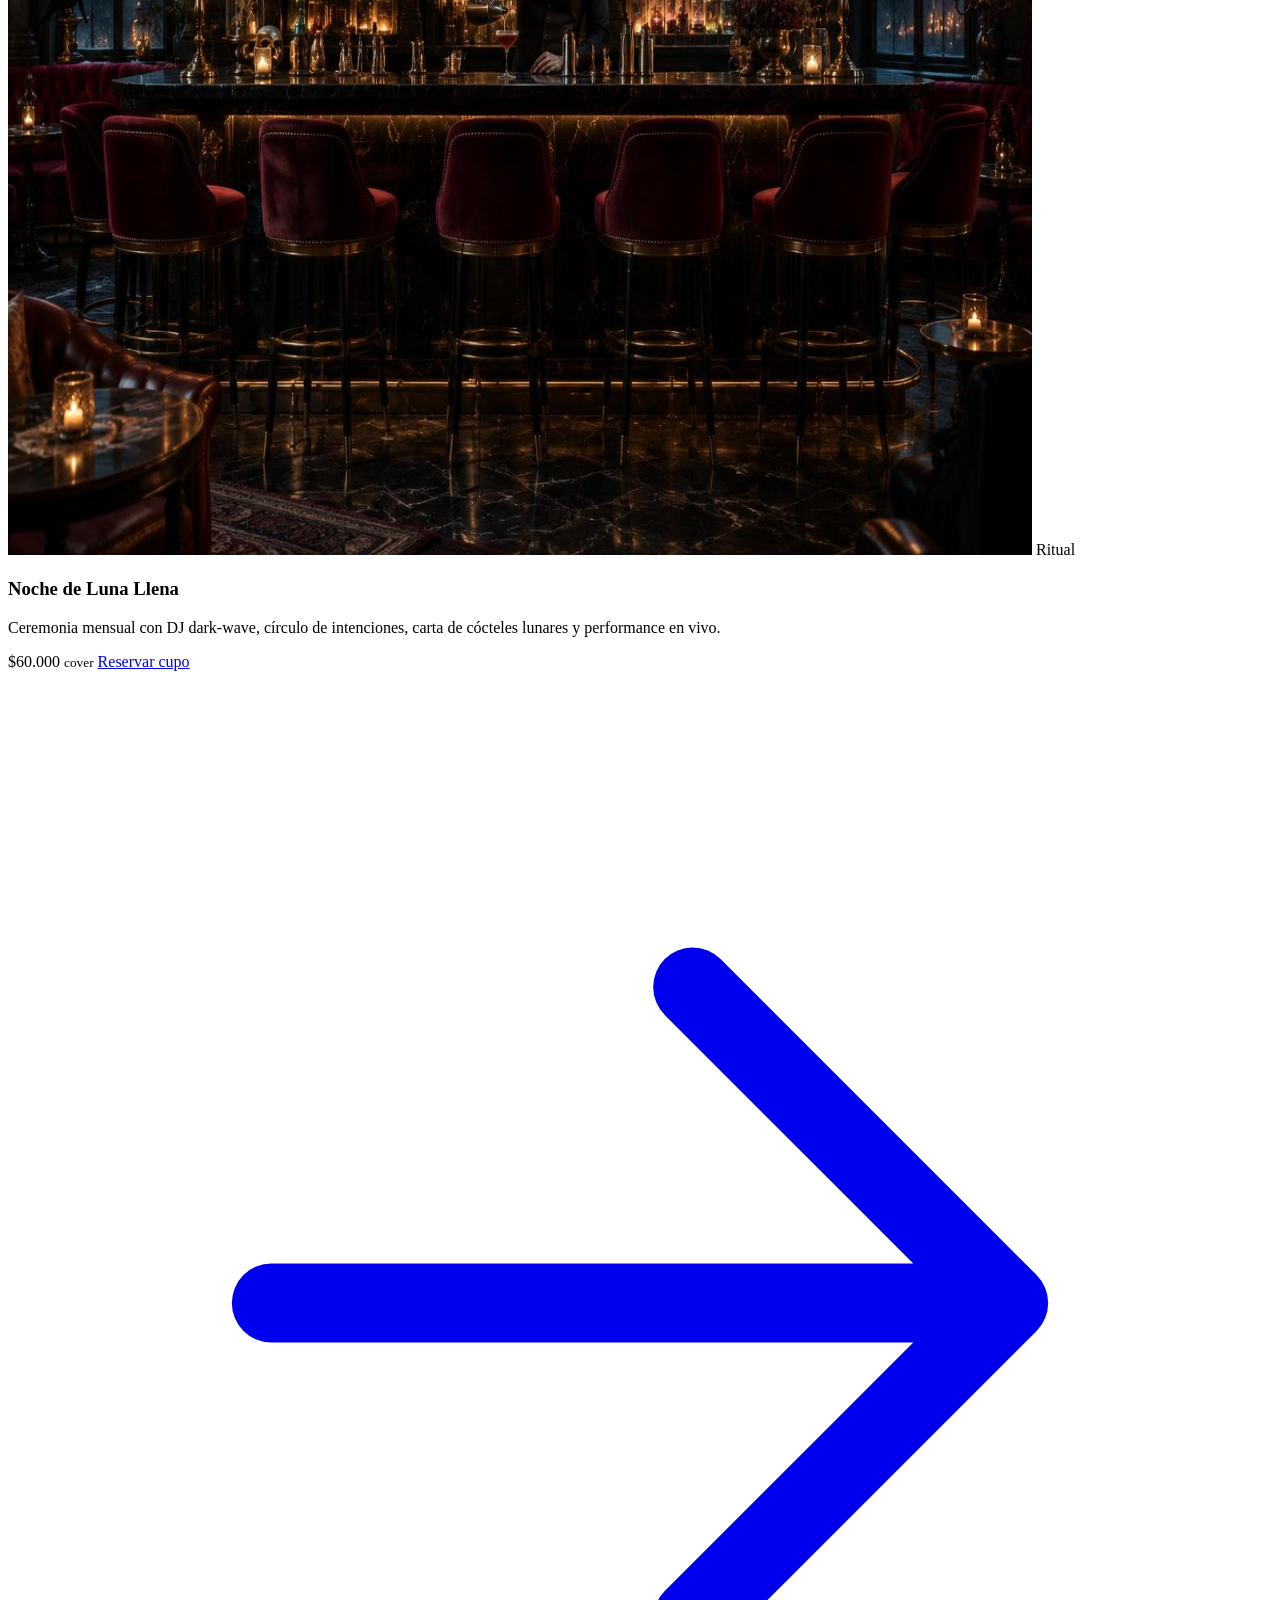
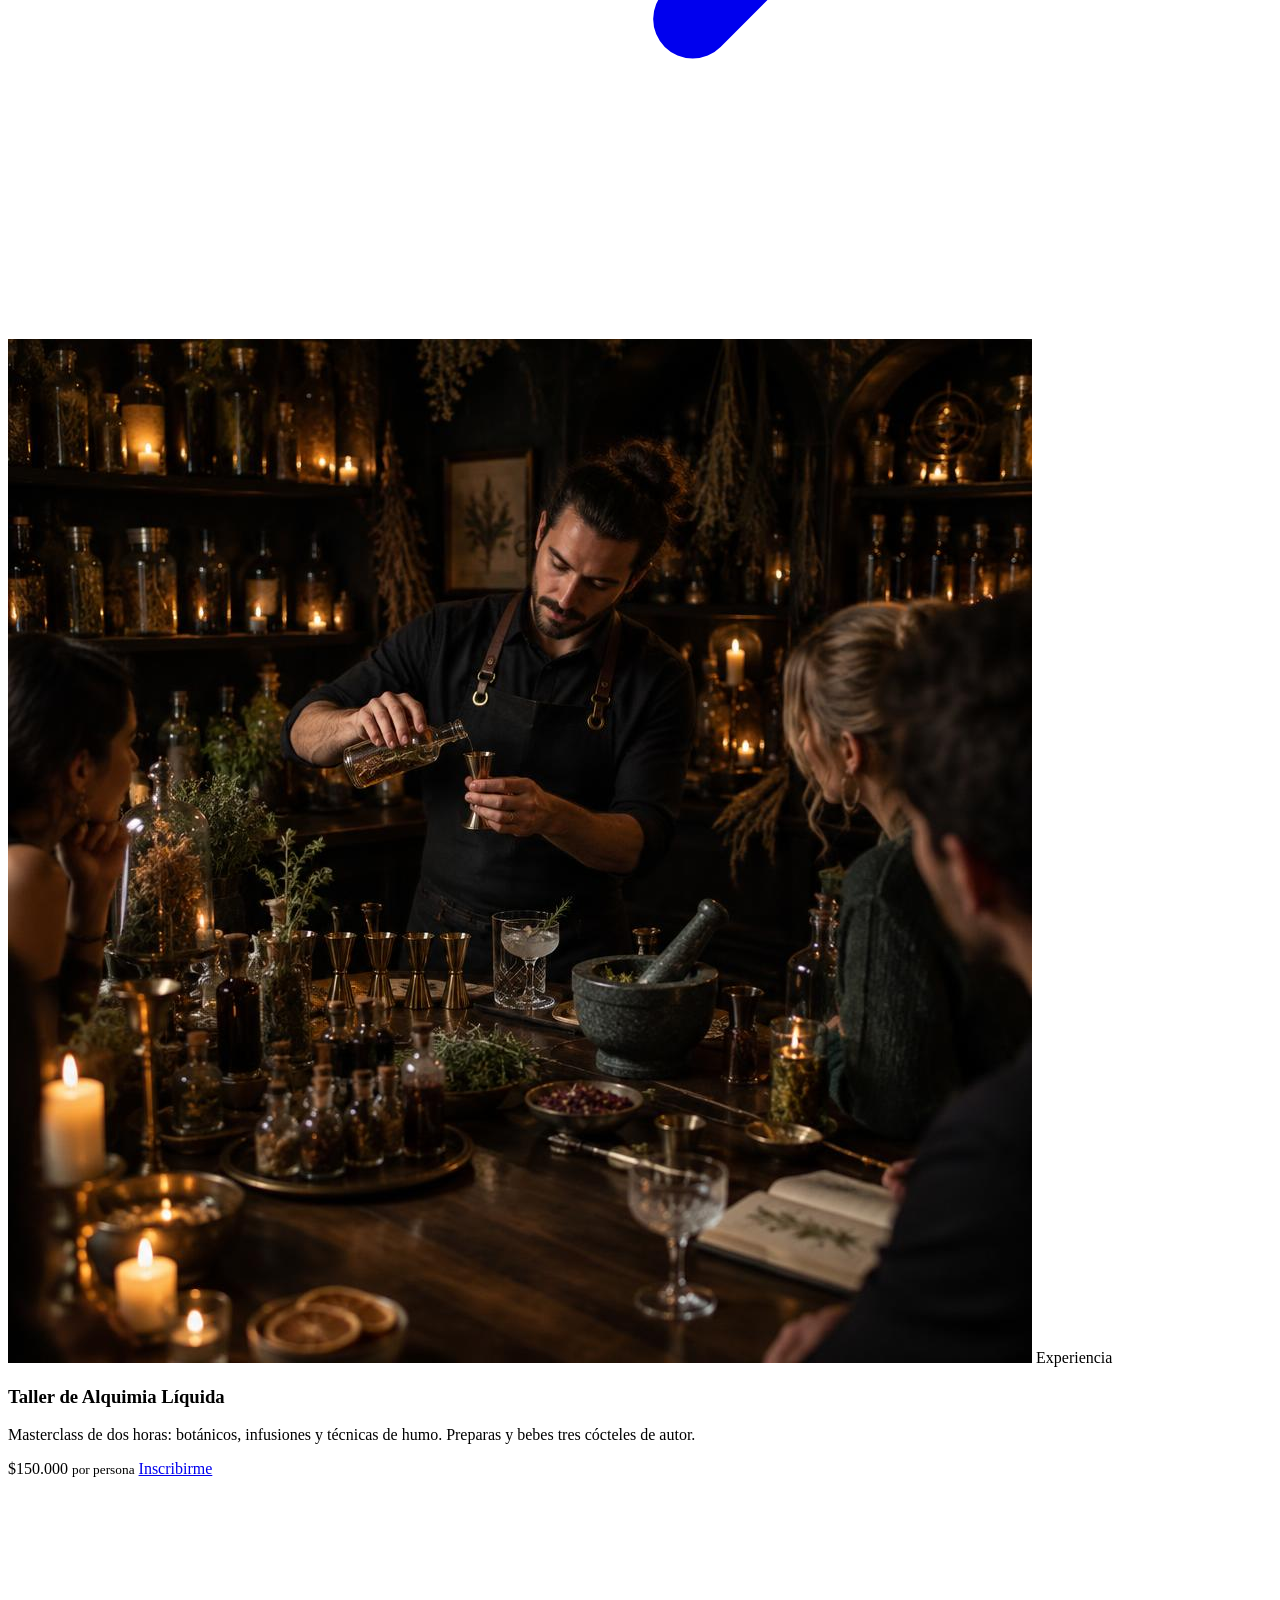
<file: productos.html>
<!DOCTYPE html>
<html lang="es">
<head>
  <meta charset="utf-8">
  <meta name="viewport" content="width=device-width, initial-scale=1">
  <title>Productos y experiencias | Arcana & Elixires · Coven Bar</title>
  <meta name="description" content="Catálogo de Coven Bar: cócteles de autor, lecturas de tarot, noches de luna llena, talleres de mixología, eventos privados y kits de alquimia en casa.">
  <meta name="theme-color" content="#0d0a0c">
  <meta property="og:type" content="website">
  <meta property="og:locale" content="es_CO">
  <meta property="og:site_name" content="Arcana &amp; Elixires · Coven Bar">
  <meta property="og:title" content="Productos y experiencias | Arcana & Elixires · Coven Bar">
  <meta property="og:description" content="Catálogo de Coven Bar: cócteles de autor, lecturas de tarot, noches de luna llena, talleres de mixología, eventos privados y kits de alquimia en casa.">
  <meta property="og:image" content="img/hero.jpg">
  <meta name="twitter:card" content="summary_large_image">
  <link rel="icon" href="img/favicon.svg" type="image/svg+xml">
  <link rel="preconnect" href="https://fonts.googleapis.com">
  <link rel="preconnect" href="https://fonts.gstatic.com" crossorigin>
  <link href="https://fonts.googleapis.com/css2?family=Cormorant+Garamond:ital,wght@0,400;0,500;0,600;1,400;1,500&amp;family=Manrope:wght@400;500;600;700&amp;display=swap" rel="stylesheet">
  <link rel="stylesheet" href="css/styles.css">
  <script>document.documentElement.classList.add("js");</script>
</head>
<body class="">
<a class="skip-link" href="#main">Saltar al contenido</a>
<header class="site-header">
  <nav class="nav container" aria-label="Navegación principal">
    <a class="brand" href="index.html" aria-label="Arcana &amp; Elixires · Coven Bar — Inicio">
      <svg class="brand__mark" viewBox="0 0 48 48" fill="none" stroke="currentColor" stroke-width="1.3" aria-hidden="true">
<circle cx="24" cy="24" r="22"/><circle cx="24" cy="24" r="17" stroke-dasharray="2 3"/>
<path d="M30 14a11 11 0 1 0 0 20 9 9 0 0 1 0-20z" fill="currentColor" fill-opacity=".15"/>
<path d="M24 8v4M24 36v4M8 24h4M36 24h4"/><path d="M33 22l1 2 2 .3-1.5 1.4.4 2-1.9-1-1.9 1 .4-2-1.5-1.4 2-.3z" fill="currentColor"/></svg>
      <span class="brand__text"><span class="brand__name">Arcana &amp; Elixires</span><span class="brand__sub">Coven Bar</span></span>
    </a>
    <button class="nav__toggle" type="button" aria-expanded="false" aria-controls="nav-menu" aria-label="Abrir menú"><span></span></button>
    <ul class="nav__menu" id="nav-menu">
      <li><a class="nav__link" href="index.html">Inicio</a></li><li><a class="nav__link" href="nosotros.html">Nosotros</a></li><li><a class="nav__link" href="productos.html" aria-current="page">Productos</a></li><li><a class="nav__link" href="clientes.html">Clientes</a></li><li><a class="nav__link" href="contacto.html">Contacto</a></li>
      <li class="nav__cta"><a class="btn btn--primary btn--sm" href="contacto.html?motivo=reserva">Reservar mesa</a></li>
    </ul>
  </nav>
</header>
<main id="main">
<section class="page-hero">
  <div class="page-hero__media"><img src="img/elixir-sangre.jpg" alt="" width="1280" height="960" fetchpriority="high"></div>
  <div class="container">
    <nav class="breadcrumb" aria-label="Ruta de navegación"><a href="index.html">Inicio</a><span aria-hidden="true">/</span><span aria-current="page">Productos</span></nav>
    <span class="eyebrow">El grimorio</span>
    <h1>Elixires, rituales <br>y <span class='text-gold'>experiencias</span></h1>
    <p class="lead">Cócteles de autor, lecturas guiadas, talleres y eventos privados. Elige tu hechizo y reserva en un clic.</p>
  </div>
</section>

<section class="section" aria-labelledby="catalogo-title">
  <div class="container">
    <h2 id="catalogo-title" class="sr-only">Catálogo de productos y experiencias</h2>
    <div class="filters reveal" role="group" aria-label="Filtrar por categoría"><button class="filter-btn is-active" type="button" data-filter="todos" aria-pressed="true">Todos</button><button class="filter-btn" type="button" data-filter="elixires" aria-pressed="false">Elixires</button><button class="filter-btn" type="button" data-filter="rituales" aria-pressed="false">Rituales</button><button class="filter-btn" type="button" data-filter="experiencias" aria-pressed="false">Experiencias</button><button class="filter-btn" type="button" data-filter="boutique" aria-pressed="false">Boutique</button></div>
    <p class="filter-count" aria-live="polite">8 propuestas en el grimorio</p>
    <div class="grid grid-3"><article class="product reveal" data-category="elixires" id="sangre-de-luna" style="--delay:0.00s">
  <div class="product__media">
    <img src="img/elixir-sangre.jpg" alt="Sangre de Luna — elixir de Coven Bar" loading="lazy" width="1024" height="1024">
    <span class="product__tag">Elixir</span>
  </div>
  <div class="product__body">
    <h3>Sangre de Luna</h3>
    <p>Ginebra infusionada con hibisco, vermut rojo, licor de rosa y una niebla de hielo seco que se derrama sobre la copa.</p>
    <div class="product__foot">
      <span class="price">$42.000</span>
      <a class="link-arrow" href="contacto.html?motivo=reserva&amp;producto=Sangre%20de%20Luna">Pedir en barra <svg viewBox="0 0 24 24" fill="none" stroke="currentColor" stroke-width="1.5" stroke-linecap="round" stroke-linejoin="round" aria-hidden="true"><path d="M5 12h14M13 6l6 6-6 6"/></svg></a>
    </div>
  </div>
</article><article class="product reveal" data-category="elixires" id="calavera-astral" style="--delay:0.08s">
  <div class="product__media">
    <img src="img/elixir-luna.jpg" alt="Calavera Astral — elixir de Coven Bar" loading="lazy" width="1024" height="1024">
    <span class="product__tag">Elixir</span>
  </div>
  <div class="product__body">
    <h3>Calavera Astral</h3>
    <p>Mezcal, flor de guisante azul que cambia de color frente a tus ojos, romero ahumado y cítricos. Servido en cráneo de cerámica.</p>
    <div class="product__foot">
      <span class="price">$45.000</span>
      <a class="link-arrow" href="contacto.html?motivo=reserva&amp;producto=Calavera%20Astral">Pedir en barra <svg viewBox="0 0 24 24" fill="none" stroke="currentColor" stroke-width="1.5" stroke-linecap="round" stroke-linejoin="round" aria-hidden="true"><path d="M5 12h14M13 6l6 6-6 6"/></svg></a>
    </div>
  </div>
</article><article class="product reveal" data-category="elixires" id="oro-de-alquimista" style="--delay:0.16s">
  <div class="product__media">
    <img src="img/elixir-oro.jpg" alt="Oro de Alquimista — elixir de Coven Bar" loading="lazy" width="1024" height="1024">
    <span class="product__tag">Elixir</span>
  </div>
  <div class="product__body">
    <h3>Oro de Alquimista</h3>
    <p>Ron añejo colombiano, naranja flameada en mesa, anís estrellado y miel de panela especiada. Cálido, profundo, dorado.</p>
    <div class="product__foot">
      <span class="price">$44.000</span>
      <a class="link-arrow" href="contacto.html?motivo=reserva&amp;producto=Oro%20de%20Alquimista">Pedir en barra <svg viewBox="0 0 24 24" fill="none" stroke="currentColor" stroke-width="1.5" stroke-linecap="round" stroke-linejoin="round" aria-hidden="true"><path d="M5 12h14M13 6l6 6-6 6"/></svg></a>
    </div>
  </div>
</article><article class="product reveal" data-category="rituales" id="lectura-del-oraculo" style="--delay:0.00s">
  <div class="product__media">
    <img src="img/ritual-tarot.jpg" alt="Lectura del Oráculo — ritual de Coven Bar" loading="lazy" width="1024" height="1024">
    <span class="product__tag">Ritual</span>
  </div>
  <div class="product__body">
    <h3>Lectura del Oráculo</h3>
    <p>Tirada de tarot de tres cartas con nuestra lectora residente y un elixir creado según el arcano que te revele la baraja.</p>
    <div class="product__foot">
      <span class="price">$85.000 <small>por persona</small></span>
      <a class="link-arrow" href="contacto.html?motivo=ritual&amp;producto=Lectura%20del%20Oráculo">Agendar lectura <svg viewBox="0 0 24 24" fill="none" stroke="currentColor" stroke-width="1.5" stroke-linecap="round" stroke-linejoin="round" aria-hidden="true"><path d="M5 12h14M13 6l6 6-6 6"/></svg></a>
    </div>
  </div>
</article><article class="product reveal" data-category="rituales" id="noche-de-luna-llena" style="--delay:0.08s">
  <div class="product__media">
    <img src="img/nosotros-barra.jpg" alt="Noche de Luna Llena — ritual de Coven Bar" loading="lazy" width="1024" height="1024">
    <span class="product__tag">Ritual</span>
  </div>
  <div class="product__body">
    <h3>Noche de Luna Llena</h3>
    <p>Ceremonia mensual con DJ dark-wave, círculo de intenciones, carta de cócteles lunares y performance en vivo.</p>
    <div class="product__foot">
      <span class="price">$60.000 <small>cover</small></span>
      <a class="link-arrow" href="contacto.html?motivo=ritual&amp;producto=Noche%20de%20Luna%20Llena">Reservar cupo <svg viewBox="0 0 24 24" fill="none" stroke="currentColor" stroke-width="1.5" stroke-linecap="round" stroke-linejoin="round" aria-hidden="true"><path d="M5 12h14M13 6l6 6-6 6"/></svg></a>
    </div>
  </div>
</article><article class="product reveal" data-category="experiencias" id="taller-alquimia-liquida" style="--delay:0.16s">
  <div class="product__media">
    <img src="img/taller-alquimia.jpg" alt="Taller de Alquimia Líquida — experiencia de Coven Bar" loading="lazy" width="1024" height="1024">
    <span class="product__tag">Experiencia</span>
  </div>
  <div class="product__body">
    <h3>Taller de Alquimia Líquida</h3>
    <p>Masterclass de dos horas: botánicos, infusiones y técnicas de humo. Preparas y bebes tres cócteles de autor.</p>
    <div class="product__foot">
      <span class="price">$150.000 <small>por persona</small></span>
      <a class="link-arrow" href="contacto.html?motivo=taller&amp;producto=Taller%20de%20Alquimia%20Líquida">Inscribirme <svg viewBox="0 0 24 24" fill="none" stroke="currentColor" stroke-width="1.5" stroke-linecap="round" stroke-linejoin="round" aria-hidden="true"><path d="M5 12h14M13 6l6 6-6 6"/></svg></a>
    </div>
  </div>
</article><article class="product reveal" data-category="experiencias" id="aquelarre-privado" style="--delay:0.00s">
  <div class="product__media">
    <img src="img/evento-privado.jpg" alt="Aquelarre Privado — experiencia de Coven Bar" loading="lazy" width="1024" height="1024">
    <span class="product__tag">Experiencia</span>
  </div>
  <div class="product__body">
    <h3>Aquelarre Privado</h3>
    <p>Cumpleaños, despedidas o lanzamientos de 10 a 60 personas con barra exclusiva, ambientación y ritual a la medida.</p>
    <div class="product__foot">
      <span class="price"><small>desde</small> $1.800.000</span>
      <a class="link-arrow" href="contacto.html?motivo=evento&amp;producto=Aquelarre%20Privado">Cotizar evento <svg viewBox="0 0 24 24" fill="none" stroke="currentColor" stroke-width="1.5" stroke-linecap="round" stroke-linejoin="round" aria-hidden="true"><path d="M5 12h14M13 6l6 6-6 6"/></svg></a>
    </div>
  </div>
</article><article class="product reveal" data-category="boutique" id="kit-alquimia-en-casa" style="--delay:0.08s">
  <div class="product__media">
    <img src="img/kit-alquimia.jpg" alt="Kit de Alquimia en Casa — boutique de Coven Bar" loading="lazy" width="1024" height="1024">
    <span class="product__tag">Boutique</span>
  </div>
  <div class="product__body">
    <h3>Kit de Alquimia en Casa</h3>
    <p>Caja de madera con bitters, jarabes botánicos, jigger dorado, vela ritual y carta del oráculo. Para cuatro elixires.</p>
    <div class="product__foot">
      <span class="price">$189.000</span>
      <a class="link-arrow" href="contacto.html?motivo=boutique&amp;producto=Kit%20de%20Alquimia%20en%20Casa">Pedir el kit <svg viewBox="0 0 24 24" fill="none" stroke="currentColor" stroke-width="1.5" stroke-linecap="round" stroke-linejoin="round" aria-hidden="true"><path d="M5 12h14M13 6l6 6-6 6"/></svg></a>
    </div>
  </div>
</article></div>
    <p class="age-note center mt-3">Precios en pesos colombianos (COP), impuestos incluidos. Todos los elixires tienen versión sin alcohol bajo pedido.</p>
  </div>
</section>

<section class="section section--alt" aria-labelledby="info-title">
  <div class="container">
    <div class="section-head section-head--center reveal">
      <span class="eyebrow">Antes de venir</span>
      <h2 id="info-title">Pequeños pactos del círculo</h2>
    </div>
    <div class="grid grid-3">
      <article class="card reveal"><span class="icon-badge"><svg viewBox="0 0 24 24" fill="none" stroke="currentColor" stroke-width="1.5" stroke-linecap="round" stroke-linejoin="round" aria-hidden="true"><rect x="3" y="5" width="18" height="16" rx="2"/><path d="M3 10h18M8 3v4M16 3v4"/></svg></span><h3>Reserva previa</h3><p>Rituales, talleres y noches de luna llena requieren reserva. Las mesas en barra se asignan por orden de llegada.</p></article>
      <article class="card reveal" style="--delay:.08s"><span class="icon-badge"><svg viewBox="0 0 24 24" fill="none" stroke="currentColor" stroke-width="1.5" stroke-linecap="round" stroke-linejoin="round" aria-hidden="true"><path d="M5 19c0-9 6-14 15-14 0 9-5 15-14 15"/><path d="M5 19l8-8"/></svg></span><h3>Opciones sin alcohol</h3><p>Cada elixir tiene su versión “Elixir Blanco”: mismo ritual, mismo humo, cero alcohol. También opciones veganas.</p></article>
      <article class="card reveal" style="--delay:.16s"><span class="icon-badge"><svg viewBox="0 0 24 24" fill="none" stroke="currentColor" stroke-width="1.5" stroke-linecap="round" stroke-linejoin="round" aria-hidden="true"><path d="M12 3l8 3v6c0 4.5-3.4 8-8 9-4.6-1-8-4.5-8-9V6z"/><path d="M9 12l2 2 4-4"/></svg></span><h3>Círculo seguro</h3><p>Ingreso solo para mayores de 18 años con documento. Tenemos política de cero tolerancia al acoso.</p></article>
    </div>
  </div>
</section>
<section class="section">
  <div class="container">
    <div class="cta-band reveal">
      <div>
        <span class="eyebrow">El círculo te espera</span>
        <h2>¿No sabes qué hechizo elegir?</h2>
        <p class="lead">Cuéntanos qué buscas y te armamos la noche ideal: desde una cita a la luz de las velas hasta un lanzamiento para 60 personas.</p>
        <div class="cta-band__actions">
          <a class="btn btn--primary" href="contacto.html?motivo=reserva">Reservar ahora <svg viewBox="0 0 24 24" fill="none" stroke="currentColor" stroke-width="1.5" stroke-linecap="round" stroke-linejoin="round" aria-hidden="true"><path d="M5 12h14M13 6l6 6-6 6"/></svg></a>
          <a class="btn btn--ghost" href="https://wa.me/573105550137" target="_blank" rel="noopener"><svg viewBox="0 0 24 24" fill="none" stroke="currentColor" stroke-width="1.5" stroke-linecap="round" stroke-linejoin="round" aria-hidden="true"><path d="M3.5 20.5l1.3-4.3A8.5 8.5 0 1 1 8 19.4z"/><path d="M9 8.5c.2 3 3.4 6.4 6.5 6.6l1.2-1.5-2-1-1 .8a5 5 0 0 1-2.6-2.6l.8-1-1-2z"/></svg> Escríbenos</a>
        </div>
      </div>
    </div>
  </div>
</section>
</main>
<footer class="site-footer">
  <div class="container">
    <div class="footer-grid">
      <div class="footer-about">
        <a class="brand" href="index.html" aria-label="Arcana &amp; Elixires — Inicio"><svg class="brand__mark" viewBox="0 0 48 48" fill="none" stroke="currentColor" stroke-width="1.3" aria-hidden="true">
<circle cx="24" cy="24" r="22"/><circle cx="24" cy="24" r="17" stroke-dasharray="2 3"/>
<path d="M30 14a11 11 0 1 0 0 20 9 9 0 0 1 0-20z" fill="currentColor" fill-opacity=".15"/>
<path d="M24 8v4M24 36v4M8 24h4M36 24h4"/><path d="M33 22l1 2 2 .3-1.5 1.4.4 2-1.9-1-1.9 1 .4-2-1.5-1.4 2-.3z" fill="currentColor"/></svg><span class="brand__text"><span class="brand__name">Arcana &amp; Elixires</span><span class="brand__sub">Coven Bar</span></span></a>
        <p>Coctelería de autor, rituales modernos y noches inmersivas en el corazón de Bogotá. Un refugio para quienes prefieren la luz de las velas.</p>
        <div class="socials "><a class="social" href="https://instagram.com/covenbar.co" target="_blank" rel="noopener" aria-label="Instagram de Coven Bar"><svg viewBox="0 0 24 24" fill="none" stroke="currentColor" stroke-width="1.5" stroke-linecap="round" stroke-linejoin="round" aria-hidden="true"><rect x="3" y="3" width="18" height="18" rx="5"/><circle cx="12" cy="12" r="4"/><circle cx="17.5" cy="6.5" r=".6" fill="currentColor"/></svg></a><a class="social" href="https://tiktok.com/@covenbar.co" target="_blank" rel="noopener" aria-label="TikTok de Coven Bar"><svg viewBox="0 0 24 24" fill="none" stroke="currentColor" stroke-width="1.5" stroke-linecap="round" stroke-linejoin="round" aria-hidden="true"><path d="M14 3v11.5a3.5 3.5 0 1 1-3.5-3.5"/><path d="M14 3c.5 2.8 2.3 4.5 5 4.8"/></svg></a><a class="social" href="https://facebook.com/covenbar.co" target="_blank" rel="noopener" aria-label="Facebook de Coven Bar"><svg viewBox="0 0 24 24" fill="none" stroke="currentColor" stroke-width="1.5" stroke-linecap="round" stroke-linejoin="round" aria-hidden="true"><path d="M14 21v-8h3l.5-3.5H14V7.5c0-1 .4-1.7 1.8-1.7H18V2.7A22 22 0 0 0 15.3 2.5C12.6 2.5 11 4.1 11 7v2.5H8V13h3v8"/></svg></a><a class="social" href="https://open.spotify.com/" target="_blank" rel="noopener" aria-label="Spotify de Coven Bar"><svg viewBox="0 0 24 24" fill="none" stroke="currentColor" stroke-width="1.5" stroke-linecap="round" stroke-linejoin="round" aria-hidden="true"><circle cx="12" cy="12" r="9"/><path d="M7.5 9.5c3-1 6.5-.7 9 .8M8 12.6c2.5-.7 5.2-.4 7.3.8M8.6 15.4c2-.5 3.8-.3 5.4.6"/></svg></a><a class="social" href="https://wa.me/573105550137" target="_blank" rel="noopener" aria-label="WhatsApp de Coven Bar"><svg viewBox="0 0 24 24" fill="none" stroke="currentColor" stroke-width="1.5" stroke-linecap="round" stroke-linejoin="round" aria-hidden="true"><path d="M3.5 20.5l1.3-4.3A8.5 8.5 0 1 1 8 19.4z"/><path d="M9 8.5c.2 3 3.4 6.4 6.5 6.6l1.2-1.5-2-1-1 .8a5 5 0 0 1-2.6-2.6l.8-1-1-2z"/></svg></a></div>
      </div>
      <div class="footer-col">
        <h2>Explora</h2>
        <ul><li><a href="index.html">Inicio</a></li><li><a href="nosotros.html">Nosotros</a></li><li><a href="productos.html">Productos</a></li><li><a href="clientes.html">Clientes</a></li><li><a href="contacto.html">Contacto</a></li></ul>
      </div>
      <div class="footer-col">
        <h2>Grimorio</h2>
        <ul>
          <li><a href="productos.html#elixires">Elixires de autor</a></li>
          <li><a href="productos.html#rituales">Rituales y tarot</a></li>
          <li><a href="productos.html#experiencias">Experiencias y eventos</a></li>
          <li><a href="productos.html#boutique">Boutique</a></li>
        </ul>
      </div>
      <div class="footer-col">
        <h2>Visítanos</h2>
        <ul>
          <li>Carrera 13 #85-42, Zona T, Bogotá</li>
          <li><a href="tel:+573105550137">+57 310 555 0137</a></li>
          <li><a href="mailto:hola@covenbar.co">hola@covenbar.co</a></li>
          <li>Mié a dom · desde las 6:00 p. m.</li>
        </ul>
      </div>
    </div>
    <div class="footer-bottom">
      <p>© <span data-year>2026</span> Arcana &amp; Elixires · Coven Bar. Todos los derechos reservados.</p>
      <p class="age-note">El exceso de alcohol es perjudicial para la salud. Prohibido el expendio de bebidas alcohólicas a menores de edad. Ingreso +18.</p>
    </div>
  </div>
</footer>
<a class="float-wa" href="https://wa.me/573105550137?text=Hola%20Coven%20Bar%2C%20quiero%20reservar" target="_blank" rel="noopener" aria-label="Escríbenos por WhatsApp"><svg viewBox="0 0 24 24" fill="none" stroke="currentColor" stroke-width="1.5" stroke-linecap="round" stroke-linejoin="round" aria-hidden="true"><path d="M3.5 20.5l1.3-4.3A8.5 8.5 0 1 1 8 19.4z"/><path d="M9 8.5c.2 3 3.4 6.4 6.5 6.6l1.2-1.5-2-1-1 .8a5 5 0 0 1-2.6-2.6l.8-1-1-2z"/></svg></a>
<script src="js/main.js" defer></script>
</body>
</html>
</file>
<file: css/styles.css>
/* ==========================================================================
   ARCANA & ELIXIRES · COVEN BAR — Hoja de estilos
   --------------------------------------------------------------------------
   1. Tokens de diseño (variables CSS)  → única fuente de colores, tipos, radios
   2. Puente con Bootstrap               → mapea los tokens a variables --bs-*
   3. Base y accesibilidad
   4. Componentes (navbar, tabbar, tarjetas, listas, formularios, modal…)
   5. Responsive y movimiento reducido
   Para migrar a otro stack basta con copiar la sección 1 como "theme".
   ========================================================================== */

/* 1. TOKENS ================================================================ */
:root {
  /* Superficies — obsidiana y cripta */
  --ae-obsidian: #0c0a0f;
  --ae-crypt: #15111a;
  --ae-crypt-2: #1d1823;
  --ae-crypt-3: #27202f;

  /* Texto */
  --ae-bone: #efe6d4;
  --ae-ash: #a89f91;        /* contraste ≈ 7:1 sobre --ae-obsidian */

  /* Acentos */
  --ae-gold: #d2ad63;       /* acción principal */
  --ae-gold-deep: #9c7a3a;
  --ae-gold-ink: #1a1308;   /* texto sobre dorado */
  --ae-absinthe: #8fcf74;   /* saldo positivo / ingreso */
  --ae-blood: #e0646a;      /* gasto / error */
  --ae-blood-deep: #7a1f27;

  /* Líneas y brillos */
  --ae-line: rgba(210, 173, 99, 0.16);
  --ae-line-strong: rgba(210, 173, 99, 0.38);
  --ae-glow: 0 0 0 1px var(--ae-line), 0 18px 40px -18px rgba(0, 0, 0, 0.8);
  --ae-glow-gold: 0 10px 30px -10px rgba(210, 173, 99, 0.45);
  --ae-focus: 0 0 0 3px rgba(210, 173, 99, 0.55);

  /* Gradientes */
  --ae-grad-balance: radial-gradient(120% 140% at 100% 0%, rgba(122, 31, 39, 0.55) 0%, transparent 55%),
                     linear-gradient(160deg, #221a29 0%, #120e16 100%);
  --ae-grad-gold: linear-gradient(135deg, #e7c886 0%, #d2ad63 45%, #a8803d 100%);
  --ae-grad-member: radial-gradient(90% 120% at 0% 0%, rgba(210, 173, 99, 0.28), transparent 60%),
                    radial-gradient(80% 100% at 100% 100%, rgba(143, 207, 116, 0.14), transparent 60%),
                    linear-gradient(140deg, #1e1724, #0f0c12);

  /* Tipografía */
  --ae-font-display: "Cinzel", "Times New Roman", serif;
  --ae-font-accent: "Cormorant Garamond", Georgia, serif;
  --ae-font-body: "Figtree", system-ui, -apple-system, "Segoe UI", sans-serif;

  /* Forma y ritmo */
  --ae-radius: 18px;
  --ae-radius-sm: 12px;
  --ae-radius-pill: 999px;
  --ae-nav-h: 68px;
  --ae-tabbar-h: 74px;
  --ae-ease: cubic-bezier(.2, .7, .2, 1);
}

/* 2. PUENTE CON BOOTSTRAP ================================================== */
[data-bs-theme="dark"] {
  --bs-body-bg: var(--ae-obsidian);
  --bs-body-color: var(--ae-bone);
  --bs-body-font-family: var(--ae-font-body);
  --bs-secondary-color: var(--ae-ash);
  --bs-border-color: var(--ae-line);
  --bs-emphasis-color: var(--ae-bone);
  --bs-link-color: var(--ae-gold);
  --bs-link-hover-color: #e7c886;
  --bs-link-color-rgb: 210, 173, 99;
  --bs-primary: var(--ae-gold);
  --bs-primary-rgb: 210, 173, 99;
  --bs-success-rgb: 143, 207, 116;
  --bs-danger-rgb: 224, 100, 106;
  --bs-form-valid-color: var(--ae-absinthe);
  --bs-form-valid-border-color: var(--ae-absinthe);
  --bs-form-invalid-color: var(--ae-blood);
  --bs-form-invalid-border-color: var(--ae-blood);
}

/* 3. BASE Y ACCESIBILIDAD ================================================== */
.ae-body {
  min-height: 100vh;
  background:
    radial-gradient(60% 40% at 85% -5%, rgba(122, 31, 39, 0.28), transparent 70%),
    radial-gradient(50% 35% at -10% 30%, rgba(210, 173, 99, 0.07), transparent 70%),
    var(--ae-obsidian);
  background-attachment: fixed;
  font-family: var(--ae-font-body);
  -webkit-font-smoothing: antialiased;
}

/* Foco visible y consistente para navegación por teclado */
:focus-visible { outline: none; box-shadow: var(--ae-focus) !important; border-radius: 8px; }
.form-control:focus, .form-select:focus, .form-check-input:focus { box-shadow: var(--ae-focus); border-color: var(--ae-gold); }

.ae-skip-link {
  position: fixed; top: -60px; left: 12px; z-index: 2000;
  padding: .6rem 1rem; border-radius: var(--ae-radius-sm);
  background: var(--ae-gold); color: var(--ae-gold-ink); font-weight: 700; text-decoration: none;
  transition: top .2s var(--ae-ease);
}
.ae-skip-link:focus { top: 12px; }

.ae-icon { width: 1.25rem; height: 1.25rem; flex-shrink: 0; vertical-align: -0.2em; }
.ae-icon--sm { width: 1rem; height: 1rem; }
.ae-muted { color: var(--ae-ash) !important; }

/* 4. COMPONENTES =========================================================== */

/* --- Navbar superior ------------------------------------------------------ */
.ae-navbar {
  min-height: var(--ae-nav-h);
  background: rgba(12, 10, 15, 0.82);
  backdrop-filter: blur(14px) saturate(140%);
  -webkit-backdrop-filter: blur(14px) saturate(140%);
  border-bottom: 1px solid var(--ae-line);
}
.ae-brand { display: flex; align-items: center; gap: .65rem; color: var(--ae-bone); }
.ae-brand:hover { color: var(--ae-bone); }
.ae-brand__logo { width: 38px; height: 38px; color: var(--ae-gold); }
.ae-brand__text { display: flex; flex-direction: column; line-height: 1.05; }
.ae-brand__name { font-family: var(--ae-font-display); font-weight: 700; font-size: 1.02rem; letter-spacing: .06em; }
.ae-brand__sub { font-family: var(--ae-font-accent); font-style: italic; color: var(--ae-gold); font-size: .95rem; }
.ae-navbar__toggler { border-color: var(--ae-line-strong); padding: .4rem .55rem; }
.ae-navbar__list { padding: .75rem 0 1rem; }
.ae-navbar__link {
  display: flex; align-items: center; gap: .6rem;
  padding: .65rem .85rem !important; border-radius: var(--ae-radius-sm);
  color: var(--ae-ash) !important; font-weight: 500;
  transition: color .2s, background-color .2s;
}
.ae-navbar__link:hover { color: var(--ae-bone) !important; background: var(--ae-crypt-2); }
.ae-navbar__link.active { color: var(--ae-gold) !important; background: rgba(210, 173, 99, 0.1); }

/* --- Bottom navigation (tabbar) ------------------------------------------ */
.ae-tabbar {
  position: fixed; inset: auto 0 0 0; z-index: 1030;
  display: grid; grid-template-columns: repeat(5, 1fr); align-items: end;
  height: calc(var(--ae-tabbar-h) + env(safe-area-inset-bottom));
  padding: 0 .5rem env(safe-area-inset-bottom);
  background: rgba(17, 14, 21, 0.92);
  backdrop-filter: blur(16px); -webkit-backdrop-filter: blur(16px);
  border-top: 1px solid var(--ae-line);
}
.ae-tabbar__item {
  display: flex; flex-direction: column; align-items: center; justify-content: center; gap: .25rem;
  height: var(--ae-tabbar-h); color: var(--ae-ash); text-decoration: none;
  font-size: .72rem; font-weight: 600; letter-spacing: .02em; position: relative;
  transition: color .2s, transform .15s var(--ae-ease);
}
.ae-tabbar__item:hover { color: var(--ae-bone); }
.ae-tabbar__item:active { transform: scale(.94); }
.ae-tabbar__item .ae-icon { width: 1.4rem; height: 1.4rem; }
.ae-tabbar__item.active { color: var(--ae-gold); }
.ae-tabbar__item.active::before {
  content: ""; position: absolute; top: 6px; width: 5px; height: 5px; border-radius: 50%;
  background: var(--ae-gold); box-shadow: 0 0 10px var(--ae-gold);
}
.ae-tabbar__item--main.active::before { display: none; }
.ae-tabbar__orb {
  display: grid; place-items: center; width: 52px; height: 52px; margin-top: -26px; border-radius: 50%;
  background: var(--ae-grad-gold); color: var(--ae-gold-ink);
  box-shadow: var(--ae-glow-gold), 0 0 0 5px var(--ae-obsidian);
}
.ae-tabbar__item--main.active .ae-tabbar__orb { box-shadow: 0 0 24px rgba(210,173,99,.7), 0 0 0 5px var(--ae-obsidian); }

/* --- Layout de vistas ----------------------------------------------------- */
.ae-main {
  padding-top: calc(var(--ae-nav-h) + 1.25rem);
  padding-bottom: calc(var(--ae-tabbar-h) + env(safe-area-inset-bottom) + 2rem);
  outline: none;
}
.ae-view { animation: ae-rise .45s var(--ae-ease) both; }
@keyframes ae-rise { from { opacity: 0; transform: translateY(10px); } to { opacity: 1; transform: none; } }
.ae-view__head { margin-bottom: 1.25rem; }
.ae-eyebrow {
  display: inline-flex; align-items: center; gap: .4rem; margin-bottom: .35rem;
  font-family: var(--ae-font-accent); font-style: italic; font-size: 1.1rem; color: var(--ae-ash);
}
.ae-eyebrow--gold { color: var(--ae-gold); }
.ae-title {
  font-family: var(--ae-font-display); font-weight: 600; letter-spacing: .03em;
  font-size: clamp(1.6rem, 5vw, 2.4rem); line-height: 1.15; margin: 0; outline: none;
}
.ae-section-title { font-family: var(--ae-font-display); font-size: 1.05rem; letter-spacing: .08em; text-transform: uppercase; color: var(--ae-ash); margin-bottom: .9rem; }

/* --- Tarjeta base --------------------------------------------------------- */
.ae-card {
  background: linear-gradient(180deg, var(--ae-crypt-2), var(--ae-crypt));
  border-radius: var(--ae-radius);
  box-shadow: var(--ae-glow);
  padding: 1.25rem;
  height: 100%;
}
.ae-card__title { font-family: var(--ae-font-display); font-size: 1.05rem; font-weight: 600; letter-spacing: .04em; margin-bottom: 1rem; }
.ae-link { display: inline-flex; align-items: center; gap: .2rem; color: var(--ae-gold); text-decoration: none; font-weight: 600; font-size: .9rem; }
.ae-link:hover { color: #e7c886; }

/* --- Tarjeta de saldo ----------------------------------------------------- */
.ae-balance { background: var(--ae-grad-balance); position: relative; overflow: hidden; }
.ae-balance::after { /* constelación decorativa */
  content: ""; position: absolute; inset: 0; pointer-events: none; opacity: .5;
  background-image: radial-gradient(1.5px 1.5px at 80% 20%, var(--ae-gold), transparent),
                    radial-gradient(1px 1px at 70% 35%, var(--ae-bone), transparent),
                    radial-gradient(1px 1px at 90% 45%, var(--ae-bone), transparent),
                    radial-gradient(1.2px 1.2px at 60% 12%, var(--ae-gold), transparent);
}
.ae-balance__top { display: flex; justify-content: space-between; align-items: flex-start; gap: 1rem; position: relative; z-index: 1; }
.ae-balance__label { color: var(--ae-ash); margin-bottom: .25rem; font-size: .9rem; }
.ae-balance__amount { font-family: var(--ae-font-display); font-size: clamp(2rem, 8vw, 2.9rem); font-weight: 700; margin: 0; letter-spacing: .01em; font-variant-numeric: tabular-nums; }
.ae-balance__meta { color: var(--ae-ash); font-size: .9rem; margin: .35rem 0 0; position: relative; z-index: 1; }
.ae-balance__meta strong { color: var(--ae-gold); font-weight: 600; }
.ae-trend { display: inline-flex; align-items: center; gap: .25rem; padding: .3rem .65rem; border-radius: var(--ae-radius-pill); font-weight: 700; font-size: .85rem; white-space: nowrap; }
.ae-trend--up { color: var(--ae-absinthe); background: rgba(143, 207, 116, 0.12); }
.ae-trend--down { color: var(--ae-blood); background: rgba(224, 100, 106, 0.12); }
.ae-sparkline { display: block; width: 100%; height: 60px; margin: 1rem 0 1.1rem; position: relative; z-index: 1; overflow: visible; }

/* Acciones rápidas */
.ae-quick { display: grid; grid-template-columns: repeat(4, 1fr); gap: .5rem; position: relative; z-index: 1; }
.ae-quick__btn {
  display: flex; flex-direction: column; align-items: center; gap: .4rem;
  padding: .3rem 0; background: none; border: 0; color: var(--ae-bone);
  font-size: .8rem; font-weight: 600; text-decoration: none;
  transition: transform .15s var(--ae-ease);
}
.ae-quick__btn:hover { color: var(--ae-gold); }
.ae-quick__btn:active { transform: scale(.92); }
.ae-quick__icon {
  display: grid; place-items: center; width: 50px; height: 50px; border-radius: 16px;
  background: rgba(239, 230, 212, 0.06); border: 1px solid var(--ae-line);
  transition: background-color .2s, border-color .2s;
}
.ae-quick__btn:hover .ae-quick__icon { background: rgba(210, 173, 99, 0.12); border-color: var(--ae-line-strong); }

/* --- Tarjeta destacada ---------------------------------------------------- */
.ae-feature { padding: 0; overflow: hidden; display: flex; flex-direction: column; }
.ae-feature__img { width: 100%; height: 180px; object-fit: cover; display: block; }
.ae-feature__body { padding: 1.1rem 1.25rem 1.25rem; }
.ae-feature__title { font-family: var(--ae-font-display); font-size: 1.4rem; margin-bottom: .4rem; }
.ae-feature__text { color: var(--ae-ash); font-size: .95rem; }

/* --- Próxima reserva ------------------------------------------------------ */
.ae-next__date { display: flex; gap: 1rem; align-items: center; }
.ae-next__day {
  display: grid; place-items: center; width: 64px; height: 70px; border-radius: 14px; flex-shrink: 0;
  border: 1px solid var(--ae-line-strong); background: rgba(210, 173, 99, 0.06); line-height: 1;
}
.ae-next__day strong { font-family: var(--ae-font-display); font-size: 1.6rem; color: var(--ae-gold); }
.ae-next__day small { text-transform: uppercase; font-size: .7rem; letter-spacing: .1em; color: var(--ae-ash); }
.ae-next__name { font-weight: 700; margin: 0; }
.ae-next__meta { color: var(--ae-ash); font-size: .88rem; margin: .15rem 0 0; }

/* --- Gráfico de consumos (barras CSS) ------------------------------------- */
.ae-chart { display: grid; gap: .85rem; margin-top: 1.1rem; }
.ae-chart__row { display: grid; grid-template-columns: 7.5rem 1fr auto; align-items: center; gap: .75rem; font-size: .9rem; }
.ae-chart__label { display: flex; align-items: center; gap: .45rem; color: var(--ae-bone); }
.ae-chart__track { display: block; height: 10px; border-radius: var(--ae-radius-pill); background: rgba(239, 230, 212, 0.06); overflow: hidden; }
.ae-chart__bar { display: block; height: 100%; border-radius: inherit; width: 0; transition: width .9s var(--ae-ease); }
.ae-chart__value { color: var(--ae-ash); font-variant-numeric: tabular-nums; min-width: 5.5rem; text-align: right; }
.ae-cat--elixir { --cat: var(--ae-gold); }
.ae-cat--ritual { --cat: #b98be0; }
.ae-cat--pocion { --cat: var(--ae-absinthe); }
.ae-cat--merch { --cat: #e59a6b; }
.ae-cat--recarga { --cat: var(--ae-absinthe); }
.ae-cat--regalo { --cat: #e57d9a; }
.ae-chart__bar { background: linear-gradient(90deg, color-mix(in srgb, var(--cat) 55%, transparent), var(--cat)); }

/* --- Lista de movimientos ------------------------------------------------- */
.ae-tx-list { list-style: none; margin: 0; padding: 0; }
.ae-tx { display: flex; align-items: center; gap: .85rem; padding: .8rem 0; border-bottom: 1px solid var(--ae-line); }
.ae-tx:last-child { border-bottom: 0; }
.ae-tx__icon {
  display: grid; place-items: center; width: 44px; height: 44px; border-radius: 14px; flex-shrink: 0;
  color: var(--cat); background: color-mix(in srgb, var(--cat) 14%, transparent);
}
.ae-tx__body { flex: 1; min-width: 0; }
.ae-tx__title { font-weight: 600; margin: 0; white-space: nowrap; overflow: hidden; text-overflow: ellipsis; }
.ae-tx__meta { color: var(--ae-ash); font-size: .82rem; margin: 0; }
.ae-tx__amount { font-weight: 700; font-variant-numeric: tabular-nums; white-space: nowrap; }
.ae-tx__amount--in { color: var(--ae-absinthe); }
.ae-tx__amount--out { color: var(--ae-blood); }
.ae-empty { text-align: center; color: var(--ae-ash); padding: 2rem 0; }

/* --- Carnet de miembro ---------------------------------------------------- */
.ae-member {
  background: var(--ae-grad-member); border-radius: 22px; padding: 1.4rem;
  border: 1px solid var(--ae-line-strong); box-shadow: var(--ae-glow-gold);
  max-width: 520px; aspect-ratio: 1.586; display: flex; flex-direction: column;
}
.ae-member__row { display: flex; justify-content: space-between; align-items: center; }
.ae-member__logo { width: 44px; height: 44px; color: var(--ae-gold); }
.ae-member__tier { font-family: var(--ae-font-display); letter-spacing: .14em; text-transform: uppercase; font-size: .8rem; color: var(--ae-gold); border: 1px solid var(--ae-line-strong); padding: .3rem .7rem; border-radius: var(--ae-radius-pill); }
.ae-member__name { font-family: var(--ae-font-display); font-size: 1.35rem; margin: auto 0 .1rem; letter-spacing: .05em; }
.ae-member__id { color: var(--ae-ash); font-size: .82rem; margin-bottom: .9rem; letter-spacing: .04em; }
.ae-progress { height: 6px; margin-top: .4rem; background: rgba(239,230,212,.08); border-radius: var(--ae-radius-pill); }
.ae-progress .progress-bar { background: var(--ae-grad-gold); border-radius: inherit; transition: width .9s var(--ae-ease); }

/* --- Tarjetas de cuentas -------------------------------------------------- */
.ae-account { display: flex; flex-direction: column; gap: .75rem; }
.ae-account__head { display: flex; align-items: center; gap: .75rem; }
.ae-account__name { font-weight: 700; margin: 0; }
.ae-account__num { color: var(--ae-ash); font-size: .82rem; margin: 0; }
.ae-account__balance { font-family: var(--ae-font-display); font-size: 1.6rem; margin: 0; font-variant-numeric: tabular-nums; }
.ae-perks { list-style: none; padding: 0; margin: 0; display: grid; gap: .6rem; }
.ae-perks li { display: flex; gap: .65rem; align-items: center; padding: .85rem 1rem; border-radius: var(--ae-radius-sm); background: var(--ae-crypt); border: 1px solid var(--ae-line); }
.ae-perks .ae-icon { color: var(--ae-gold); width: 1rem; height: 1rem; }

/* --- Botones -------------------------------------------------------------- */
.ae-btn {
  --bs-btn-padding-y: .65rem; --bs-btn-padding-x: 1.15rem;
  display: inline-flex; align-items: center; justify-content: center; gap: .5rem;
  border-radius: var(--ae-radius-pill); font-weight: 700; letter-spacing: .02em;
  transition: transform .12s var(--ae-ease), box-shadow .2s, background-color .2s, color .2s;
}
.ae-btn:active { transform: scale(.97); }
.ae-btn--lg { --bs-btn-padding-y: .85rem; font-size: 1.02rem; }
.ae-btn--gold { background: var(--ae-grad-gold); color: var(--ae-gold-ink); border: 0; box-shadow: var(--ae-glow-gold); }
.ae-btn--gold:hover, .ae-btn--gold:focus-visible { color: var(--ae-gold-ink); filter: brightness(1.07); }
.ae-btn--gold:disabled { background: var(--ae-crypt-3); color: var(--ae-ash); box-shadow: none; opacity: 1; }
.ae-btn--ghost { background: transparent; color: var(--ae-bone); border: 1px solid var(--ae-line-strong); }
.ae-btn--ghost:hover { background: rgba(210, 173, 99, 0.08); color: var(--ae-bone); border-color: var(--ae-gold); }
.ae-btn--icon { width: 36px; height: 36px; padding: 0; --bs-btn-padding-x: 0; --bs-btn-padding-y: 0; }

/* --- Chips / filtros ------------------------------------------------------ */
.ae-chips { display: flex; flex-wrap: wrap; gap: .5rem; }
.ae-chip {
  border: 1px solid var(--ae-line-strong); background: transparent; color: var(--ae-bone);
  padding: .45rem .9rem; border-radius: var(--ae-radius-pill); font-size: .85rem; font-weight: 600;
  transition: background-color .2s, color .2s, transform .12s;
}
.ae-chip:hover { background: rgba(210, 173, 99, 0.08); }
.ae-chip:active { transform: scale(.95); }
.ae-chip.is-active { background: var(--ae-gold); color: var(--ae-gold-ink); border-color: var(--ae-gold); }

/* --- Pills de pestañas ---------------------------------------------------- */
.ae-pills { gap: .5rem; background: var(--ae-crypt); padding: .35rem; border-radius: var(--ae-radius-pill); border: 1px solid var(--ae-line); display: inline-flex; flex-wrap: nowrap; }
.ae-pills .nav-link { display: inline-flex; align-items: center; gap: .45rem; border-radius: var(--ae-radius-pill); color: var(--ae-ash); font-weight: 600; padding: .55rem 1rem; white-space: nowrap; }
.ae-pills .nav-link.active { background: var(--ae-grad-gold); color: var(--ae-gold-ink); }

/* --- Formularios ---------------------------------------------------------- */
.ae-form .form-label { font-weight: 600; font-size: .9rem; color: var(--ae-bone); }
.ae-input { background-color: var(--ae-obsidian); border: 1px solid var(--ae-line-strong); border-radius: var(--ae-radius-sm); color: var(--ae-bone); padding: .7rem .9rem; }
.ae-input::placeholder { color: #6f675c; }
.ae-input:focus { background-color: var(--ae-obsidian); color: var(--ae-bone); }
.ae-input--amount { font-family: var(--ae-font-display); font-size: 1.3rem; }
.ae-input-group .input-group-text { background: var(--ae-crypt-3); border-color: var(--ae-line-strong); color: var(--ae-gold); font-family: var(--ae-font-display); border-radius: var(--ae-radius-sm) 0 0 var(--ae-radius-sm); }
.ae-input-group .ae-input { border-radius: 0 var(--ae-radius-sm) var(--ae-radius-sm) 0 !important; }
.form-check-input { background-color: var(--ae-obsidian); border-color: var(--ae-line-strong); }
.form-check-input:checked { background-color: var(--ae-gold); border-color: var(--ae-gold); }
.ae-switch { padding-top: .5rem; padding-bottom: .5rem; }
.ae-switch .form-check-input { width: 2.6em; height: 1.4em; margin-top: .05em; cursor: pointer; }
.ae-switch .form-check-label { padding-left: .5rem; cursor: pointer; }
input[type="date"]::-webkit-calendar-picker-indicator { filter: invert(.8) sepia(.6) saturate(3) hue-rotate(5deg); cursor: pointer; }

/* --- Info lateral --------------------------------------------------------- */
.ae-info__list, .ae-steps { margin: 0; padding: 0; display: grid; gap: 1rem; }
.ae-info__list { list-style: none; }
.ae-info__list li { display: flex; gap: .75rem; color: var(--ae-ash); font-size: .92rem; }
.ae-info__list strong { color: var(--ae-bone); }
.ae-info__list .ae-icon { color: var(--ae-gold); margin-top: .15rem; }
.ae-steps { padding-left: 1.2rem; color: var(--ae-ash); }
.ae-steps li::marker { color: var(--ae-gold); font-family: var(--ae-font-display); }

/* --- Carta ---------------------------------------------------------------- */
.ae-product { padding: 0; overflow: hidden; display: flex; flex-direction: column; }
.ae-product__img { width: 100%; height: auto; aspect-ratio: 4 / 3; object-fit: cover; display: block; }
.ae-product__body { padding: 1rem 1.1rem 1.1rem; display: flex; flex-direction: column; gap: .4rem; flex: 1; }
.ae-product__tag { font-size: .72rem; font-weight: 700; letter-spacing: .1em; text-transform: uppercase; color: var(--cat); }
.ae-product__name { font-family: var(--ae-font-display); font-size: 1.12rem; margin: 0; }
.ae-product__desc { color: var(--ae-ash); font-size: .88rem; margin: 0; flex: 1; }
.ae-product__foot { display: flex; align-items: center; justify-content: space-between; margin-top: .5rem; }
.ae-product__price { font-weight: 700; font-variant-numeric: tabular-nums; }

/* --- Cuenta de mesa ------------------------------------------------------- */
.ae-bill { position: sticky; top: calc(var(--ae-nav-h) + 1rem); height: auto; }
.ae-bill__list { list-style: none; padding: 0; margin: 0 0 1rem; display: grid; gap: .6rem; }
.ae-bill__item { display: flex; align-items: center; gap: .5rem; font-size: .92rem; }
.ae-bill__item-name { flex: 1; min-width: 0; }
.ae-bill__qty { display: inline-flex; align-items: center; gap: .35rem; }
.ae-bill__qty button { width: 28px; height: 28px; border-radius: 50%; border: 1px solid var(--ae-line-strong); background: none; color: var(--ae-bone); display: grid; place-items: center; padding: 0; }
.ae-bill__qty button:hover { border-color: var(--ae-gold); color: var(--ae-gold); }
.ae-bill__qty .ae-icon { width: .85rem; height: .85rem; }
.ae-bill__totals { margin: 0 0 1rem; border-top: 1px dashed var(--ae-line-strong); padding-top: .75rem; }
.ae-bill__totals div { display: flex; justify-content: space-between; padding: .2rem 0; color: var(--ae-ash); font-size: .92rem; }
.ae-bill__totals dd { margin: 0; font-variant-numeric: tabular-nums; }
.ae-bill__total { color: var(--ae-bone) !important; font-size: 1.15rem !important; font-weight: 700; padding-top: .5rem !important; }
.ae-bill__total dd { color: var(--ae-gold); font-family: var(--ae-font-display); }

/* --- Lista "Más" ---------------------------------------------------------- */
.ae-menu-list { padding: .4rem; height: auto; }
.ae-menu-list a, .ae-menu-list button {
  display: flex; align-items: center; gap: .85rem; width: 100%; padding: 1rem;
  color: var(--ae-bone); text-decoration: none; background: none; border: 0; text-align: left;
  border-radius: var(--ae-radius-sm); font-weight: 500;
}
.ae-menu-list a:hover, .ae-menu-list button:hover { background: rgba(210, 173, 99, 0.07); }
.ae-menu-list span { flex: 1; }
.ae-menu-list > * > .ae-icon:first-child { color: var(--ae-gold); }
.ae-menu-list > * + * { border-top: 1px solid var(--ae-line); }

/* --- Despedida ------------------------------------------------------------ */
.ae-goodbye { min-height: 60vh; display: flex; flex-direction: column; align-items: center; justify-content: center; text-align: center; gap: .75rem; }
.ae-goodbye__logo { width: 80px; height: 80px; color: var(--ae-gold); margin-bottom: .5rem; filter: drop-shadow(0 0 18px rgba(210,173,99,.5)); }

/* --- Modal ---------------------------------------------------------------- */
.ae-modal .modal-content { background: linear-gradient(180deg, var(--ae-crypt-2), var(--ae-crypt)); border: 1px solid var(--ae-line-strong); border-radius: 22px; }
.ae-modal .modal-header, .ae-modal .modal-footer { border-color: var(--ae-line); }
.ae-modal .modal-title { font-family: var(--ae-font-display); font-size: 1.2rem; }
.ae-summary { margin: 0; display: grid; gap: .1rem; }
.ae-summary div { display: flex; justify-content: space-between; gap: 1rem; padding: .55rem 0; border-bottom: 1px solid var(--ae-line); }
.ae-summary div:last-child { border-bottom: 0; }
.ae-summary dt { color: var(--ae-ash); font-weight: 500; }
.ae-summary dd { margin: 0; text-align: right; font-weight: 600; }
.ae-summary .is-strong dd { color: var(--ae-gold); font-family: var(--ae-font-display); font-size: 1.2rem; }
.ae-spinner { color: var(--ae-gold); width: 3rem; height: 3rem; border-width: .25rem; }
.ae-result { display: inline-grid; place-items: center; width: 68px; height: 68px; border-radius: 50%; margin-bottom: .75rem; }
.ae-result .ae-icon { width: 2rem; height: 2rem; }
.ae-result--ok { color: var(--ae-absinthe); background: rgba(143, 207, 116, 0.14); box-shadow: 0 0 0 8px rgba(143, 207, 116, 0.06); animation: ae-pop .5s var(--ae-ease); }
@keyframes ae-pop { from { transform: scale(.4); opacity: 0; } to { transform: none; opacity: 1; } }
.ae-result__title { font-family: var(--ae-font-display); font-size: 1.3rem; margin-bottom: .25rem; }
.ae-alert--error { background: rgba(224, 100, 106, 0.1); border: 1px solid rgba(224, 100, 106, 0.4); color: var(--ae-bone); border-radius: var(--ae-radius-sm); }
.ae-alert--error .ae-icon { color: var(--ae-blood); }

/* --- Toasts --------------------------------------------------------------- */
.ae-toasts { top: calc(var(--ae-nav-h) + .75rem); right: .75rem; left: .75rem; z-index: 1090; display: grid; justify-items: end; gap: .5rem; }
.ae-toast { background: var(--ae-crypt-2); border: 1px solid var(--ae-line-strong); color: var(--ae-bone); border-radius: var(--ae-radius-sm); box-shadow: var(--ae-glow); }
.ae-toast--success { border-left: 4px solid var(--ae-absinthe); }
.ae-toast--error { border-left: 4px solid var(--ae-blood); }
.ae-toast .toast-body { display: flex; gap: .6rem; align-items: center; }

/* 5. RESPONSIVE ============================================================ */
@media (min-width: 992px) {
  .ae-navbar__list { padding: 0; }
  .ae-navbar__link { padding: .5rem .7rem !important; font-size: .93rem; white-space: nowrap; }
  .ae-navbar .ae-btn { white-space: nowrap; }
  /* En desktop la bottom nav se convierte en un dock flotante centrado */
  .ae-tabbar {
    left: 50%; right: auto; bottom: 1rem; transform: translateX(-50%);
    width: 460px; height: 64px; padding: 0 .5rem; border: 1px solid var(--ae-line-strong);
    border-radius: var(--ae-radius-pill); align-items: center;
  }
  .ae-tabbar__item { height: 64px; flex-direction: row; gap: .4rem; font-size: .78rem; }
  /* Etiquetas ocultas visualmente pero legibles por lectores de pantalla */
  .ae-tabbar__item span:not(.ae-tabbar__orb) { position: absolute; width: 1px; height: 1px; overflow: hidden; clip: rect(0 0 0 0); white-space: nowrap; }
  .ae-tabbar__orb { margin-top: 0; width: 46px; height: 46px; box-shadow: var(--ae-glow-gold); }
  .ae-tabbar__item.active::before { top: auto; bottom: 6px; }
  .ae-main { padding-top: calc(var(--ae-nav-h) + 2rem); padding-bottom: 7rem; }
  .ae-feature__img { height: 200px; }
  .ae-card { padding: 1.5rem; }
  .ae-card.ae-product, .ae-card.ae-feature { padding: 0; }
  .ae-card.ae-menu-list { padding: .4rem; }
}
@media (max-width: 991.98px) {
  .ae-bill { position: static; }
}
@media (min-width: 992px) and (max-width: 1199.98px) {
  .ae-navbar__link .ae-icon, .ae-navbar .ae-btn .ae-icon { display: none; }
  .ae-brand__sub { display: none; }
}
@media (max-width: 380px) {
  .ae-chart__row { grid-template-columns: 6rem 1fr; }
  .ae-chart__value { grid-column: 2; text-align: left; min-width: 0; }
  .ae-pills .nav-link { padding: .5rem .75rem; font-size: .88rem; }
}

/* Movimiento reducido: preferencias del sistema o el switch de Ajustes */
@media (prefers-reduced-motion: reduce) {
  *, *::before, *::after { animation-duration: .01ms !important; transition-duration: .01ms !important; }
}
.ae-reduce-motion *, .ae-reduce-motion *::before, .ae-reduce-motion *::after { animation-duration: .01ms !important; transition-duration: .01ms !important; }
</file>
